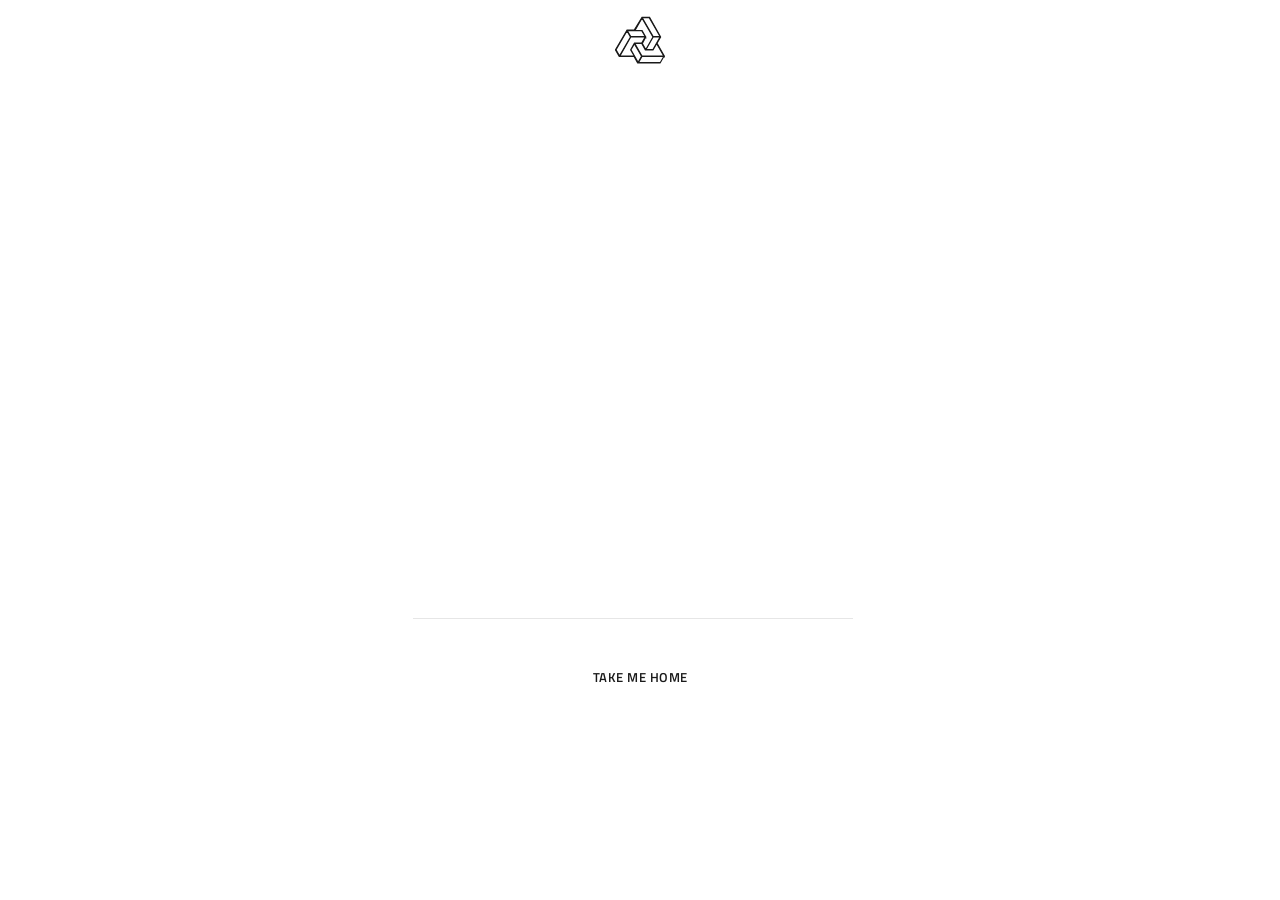
<file: 404-error.html>
<!DOCTYPE html>
<html lang="en">

<head>
    <meta charset="utf-8">
    <meta http-equiv="X-UA-Compatible" content="IE=edge" />
    <meta name="viewport" content="width=device-width, initial-scale=1, maximum-scale=1" />
    <title>Theratio</title>
    <link rel="shortcut icon" type="image/x-icon" href="images/favicon.png" />
    <link rel="stylesheet" href="css/bootstrap.min.css" />
    <link rel="stylesheet" href="css/font-awesome.min.css" />
    <link rel="stylesheet" href="css/flaticon.css" />
    <link rel="stylesheet" href="css/owl.carousel.min.css" />
    <link rel="stylesheet" href="css/owl.theme.css" />
    <link rel="stylesheet" href="css/magnific-popup.css" />
    <link rel="stylesheet" href="css/lightgallery.css" />
    <link rel="stylesheet" href="css/woocommerce.css" />
    <link rel="stylesheet" href="css/royal-preload.css" />

    <link rel="stylesheet" href="style.css" />
</head>

<body>
    <div id="royal_preloader"></div>
    <section class="error-404">
        <div class="container">
            <div class="row justify-content-center">
                <div class="col-lg-12 text-center">
                    <div class="error-logo">
                        <div class="the-logo">
                            <a href="index.html">
                                <img src="images/logo-404.svg" alt="">
                            </a>
                        </div>
                    </div>
                    <div class="page-content">
                        <h1>404</h1>
                        <h2>Sorry! Page Not Found!</h2>
                        <p>Oops! The page you are looking for does not exist. Please return to the site’s homepage.</p>
                        <form role="search" method="get" class="search-form">
                            <input type="search" class="search-field" placeholder="SEARCH..." value="" name="s">
                            <button type="submit" class="search-submit"><i class="ot-flaticon-search"></i></button>
                        </form>
                        <div class="ot-button">
                            <a href="#" class="octf-btn octf-btn-light no-line">TAKE ME HOME</a>
                        </div>
                    </div>
                </div>
            </div>
        </div>
    </section>
        <!-- jQuery -->
    <script src="js/jquery.min.js"></script>
    <script src="js/mousewheel.min.js"></script>
    <script src="js/lightgallery-all.min.js"></script>
    <script src="js/jquery.magnific-popup.min.js"></script>
    <script src="js/jquery.isotope.min.js"></script>
    <script src="js/owl.carousel.min.js"></script>
    <script src="js/easypiechart.min.js"></script>
    <script src="js/jquery.countdown.min.js"></script>
    <script src="js/scripts.js"></script>
    <script src="js/royal_preloader.min.js"></script>
    <script>
        window.jQuery = window.$ = jQuery;  
        (function($) { "use strict";
            //Preloader
            Royal_Preloader.config({
                mode           :   'progress',
                background     :   '#1a1a1a',
            });
        })(jQuery);
    </script>  
</body>
</html>
</file>
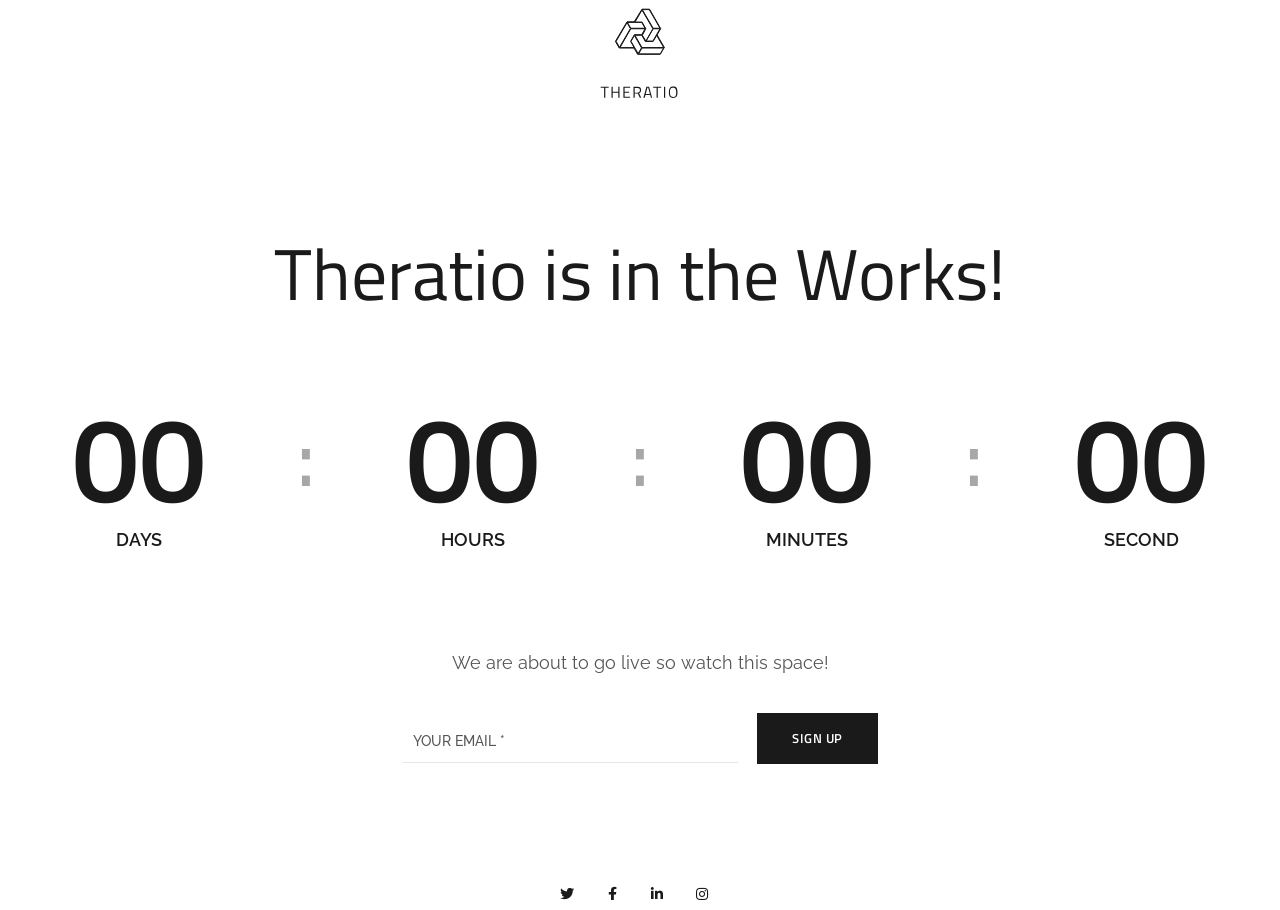
<file: cooming-soon.html>
<!DOCTYPE html>
<html lang="en">

<head>
    <meta charset="utf-8">
    <meta http-equiv="X-UA-Compatible" content="IE=edge" />
    <meta name="viewport" content="width=device-width, initial-scale=1, maximum-scale=1" />
    <title>Theratio</title>
    <link rel="shortcut icon" type="image/x-icon" href="images/favicon.png" />
    <link rel="stylesheet" href="css/bootstrap.min.css" />
    <link rel="stylesheet" href="css/font-awesome.min.css" />
    <link rel="stylesheet" href="css/flaticon.css" />
    <link rel="stylesheet" href="css/owl.carousel.min.css" />
    <link rel="stylesheet" href="css/owl.theme.css" />
    <link rel="stylesheet" href="css/magnific-popup.css" />
    <link rel="stylesheet" href="css/lightgallery.css" />
    <link rel="stylesheet" href="css/woocommerce.css" />
    <link rel="stylesheet" href="css/royal-preload.css" />

    <link rel="stylesheet" href="style.css" />
</head>

<body>
    <div id="royal_preloader"></div>

    <div class="coming-soon">
        <div class="container">
            <div class="row">
                <div class="col-lg-12 text-center align-self-center">
                    <div class="cs-logo">
                        <a href="index.html">
                            <img src="images/logo-csoon.svg" alt="">
                        </a>
                    </div>
                    <div class="cs-content">
                        <h2>Theratio is in the Works!</h2>
                    </div>
                    <div class="cs-countdown">
                        <ul class="ot-countdown unstyle" data-zone="0" data-date="01/30/2021" data-day="Day" data-days="Days" data-hour="Hour" data-hours="Hours" data-min="Minute" data-mins="Minutes" data-second="Second" data-seconds="Seconds">
                            <li><span class="days">00</span><p class="days_text">Days</p></li>
                            <li class="seperator">:</li>
                            <li><span class="hours">00</span><p class="hours_text">Hours</p></li>
                            <li class="seperator">:</li>
                            <li><span class="minutes">00</span><p class="minutes_text">Minutes</p></li>
                            <li class="seperator">:</li>
                            <li><span class="seconds">00</span><p class="seconds_text">Second</p></li>
                        </ul>
                    </div>
                    <div class="cs-stext">
                        <p>We are about to go live so watch this space!</p>
                    </div>
                    <div class="wpcf7">
                        <form class="wpcf7-form init">
                            <div class="cs-form flex-middle">
                            <span class="wpcf7-form-control-wrap your-email">
                                <input type="email" name="your-email" class="wpcf7-form-control wpcf7-text wpcf7-email" placeholder="YOUR EMAIL *" required></span><button class="octf-btn">Sign Up</button>
                            </div>
                        </form>
                    </div>
                    <div class="space-110"></div>
                    <div class="space-5"></div>
                    <div class="cs-social">
                        <a href="#"><i class="fab fa-twitter"></i></a>
                        <a href="#"><i class="fab fa-facebook-f"></i></a>
                        <a href="#"><i class="fab fa-linkedin-in"></i></a>
                        <a href="#"><i class="fab fa-instagram"></i></a>
                    </div>
                </div>
            </div>
        </div>
    </div>

        <!-- jQuery -->
    <script src="js/jquery.min.js"></script>
    <script src="js/mousewheel.min.js"></script>
    <script src="js/lightgallery-all.min.js"></script>
    <script src="js/jquery.magnific-popup.min.js"></script>
    <script src="js/jquery.isotope.min.js"></script>
    <script src="js/owl.carousel.min.js"></script>
    <script src="js/easypiechart.min.js"></script>
    <script src="js/jquery.countdown.min.js"></script>
    <script src="js/scripts.js"></script>
    <script src="js/royal_preloader.min.js"></script>
    <script>
        window.jQuery = window.$ = jQuery;  
        (function($) { "use strict";
            //Preloader
            Royal_Preloader.config({
                mode           :   'progress',
                background     :   '#1a1a1a',
            });
        })(jQuery);
    </script>  
</body>
</html>
</file>
<file: css/flaticon.css>
/*
  	Flaticon icon font: Flaticon
  	Creation date: 21/03/2020 07:56
  	*/

@font-face {
  font-family: "Flaticon";
  src: url("../fonts/Flaticon.eot");
  src: url("../fonts/Flaticon.eot?#iefix") format("embedded-opentype"),
       url("../fonts/Flaticon.woff2") format("woff2"),
       url("../fonts/Flaticon.woff") format("woff"),
       url("../fonts/Flaticon.ttf") format("truetype"),
       url("../fonts/Flaticon.svg#Flaticon") format("svg");
  font-weight: normal;
  font-style: normal;
}

@media screen and (-webkit-min-device-pixel-ratio:0) {
  @font-face {
    font-family: "Flaticon";
    src: url("./Flaticon.svg#Flaticon") format("svg");
  }
}

[class^="ot-flaticon-"]:before, [class*=" ot-flaticon-"]:before,
[class^="ot-flaticon-"]:after, [class*=" ot-flaticon-"]:after {   
  font-family: Flaticon;
  font-size: 21px;
  font-style: normal;
}

.ot-flaticon-support:before { content: "\f100"; }
.ot-flaticon-document:before { content: "\f101"; }
.ot-flaticon-video:before { content: "\f102"; }
.ot-flaticon-file:before { content: "\f103"; }
.ot-flaticon-next:before { content: "\f104"; }
.ot-flaticon-menu:before { content: "\f105"; }
.ot-flaticon-left-arrow:before { content: "\f106"; }
.ot-flaticon-button:before { content: "\f107"; }
.ot-flaticon-play-button:before { content: "\f108"; }
.ot-flaticon-search:before { content: "\f109"; }
.ot-flaticon-search-1:before { content: "\f10a"; }
.ot-flaticon-shopping-bag:before { content: "\f10b"; }
.ot-flaticon-place:before { content: "\f10c"; }
.ot-flaticon-phone-call:before { content: "\f10d"; }
.ot-flaticon-3d:before { content: "\f10e"; }
.ot-flaticon-pantone:before { content: "\f10f"; }
.ot-flaticon-sphere:before { content: "\f110"; }
.ot-flaticon-measure:before { content: "\f111"; }
.ot-flaticon-title:before { content: "\f112"; }
.ot-flaticon-home:before { content: "\f113"; }
.ot-flaticon-house:before { content: "\f114"; }
.ot-flaticon-mail:before { content: "\f115"; }
.ot-flaticon-add:before { content: "\f116"; }
.ot-flaticon-quote:before { content: "\f117"; }
.ot-flaticon-send:before { content: "\f118"; }
.ot-flaticon-blueprint:before { content: "\f119"; }
.ot-flaticon-tip:before { content: "\f11a"; }
.ot-flaticon-money-back:before { content: "\f11b"; }
.ot-flaticon-vector:before { content: "\f11c"; }
.ot-flaticon-tools:before { content: "\f11d"; }
.ot-flaticon-3d-1:before { content: "\f11e"; }
.ot-flaticon-heart:before { content: "\f11f"; }
.ot-flaticon-link:before { content: "\f120"; }
.ot-flaticon-pin:before { content: "\f121"; }
.ot-flaticon-cube:before { content: "\f122"; }
.ot-flaticon-blueprint-1:before { content: "\f123"; }
.ot-flaticon-brickwall:before { content: "\f124"; }
.ot-flaticon-paint:before { content: "\f125"; }
.ot-flaticon-diamond:before { content: "\f126"; }
.ot-flaticon-box:before { content: "\f127"; }
.ot-flaticon-cactus:before { content: "\f128"; }
.ot-flaticon-house-1:before { content: "\f129"; }
.ot-flaticon-paint-1:before { content: "\f12a"; }
.ot-flaticon-type:before { content: "\f12b"; }
.ot-flaticon-type-1:before { content: "\f12c"; }
.ot-flaticon-3d-2:before { content: "\f12d"; }
.ot-flaticon-close:before { content: "\f12e"; }
.ot-flaticon-favorite:before { content: "\f12f"; }
.ot-flaticon-close-1:before { content: "\f130"; }
.ot-flaticon-warning-sign:before { content: "\f131"; }
.ot-flaticon-info:before { content: "\f132"; }
.ot-flaticon-check-mark-black-outline:before { content: "\f133"; }
.ot-flaticon-right-arrow:before { content: "\f134"; }
.ot-flaticon-quote-1:before { content: "\f135"; }
.ot-flaticon-quote-2:before { content: "\f136"; }
</file>
<file: css/lightgallery.css>
/*! lightgallery - v1.7.0 - 2020-05-03
* http://sachinchoolur.github.io/lightGallery/
* Copyright (c) 2020 Sachin N; Licensed GPLv3 */
@font-face {
  font-family: 'lg';
  src: url("../fonts/lg.eot?n1z373");
  src: url("../fonts/lg.eot?#iefixn1z373") format("embedded-opentype"), url("../fonts/lg.woff?n1z373") format("woff"), url("../fonts/lg.ttf?n1z373") format("truetype"), url("../fonts/lg.svg?n1z373#lg") format("svg");
  font-weight: normal;
  font-style: normal;
}
.lg-icon {
  font-family: 'lg';
  font-style: normal;
  font-weight: normal;
  font-variant: normal;
  text-transform: none;
  line-height: 1;
  /* Better Font Rendering =========== */
  -webkit-font-smoothing: antialiased;
  -moz-osx-font-smoothing: grayscale;
}

.lg-actions .lg-next, .lg-actions .lg-prev {
  background-color: rgba(0, 0, 0, 0.45);
  border-radius: 2px;
  color: #999;
  cursor: pointer;
  display: block;
  font-size: 22px;
  margin-top: -10px;
  padding: 8px 10px 9px;
  position: absolute;
  top: 50%;
  z-index: 1080;
  border: none;
  outline: none;
}
.lg-actions .lg-next.disabled, .lg-actions .lg-prev.disabled {
  pointer-events: none;
  opacity: 0.5;
}
.lg-actions .lg-next:hover, .lg-actions .lg-prev:hover {
  color: #FFF;
}
.lg-actions .lg-next {
  right: 20px;
}
.lg-actions .lg-next:before {
  content: "\e095";
}
.lg-actions .lg-prev {
  left: 20px;
}
.lg-actions .lg-prev:after {
  content: "\e094";
}

@-webkit-keyframes lg-right-end {
  0% {
    left: 0;
  }
  50% {
    left: -30px;
  }
  100% {
    left: 0;
  }
}
@-moz-keyframes lg-right-end {
  0% {
    left: 0;
  }
  50% {
    left: -30px;
  }
  100% {
    left: 0;
  }
}
@-ms-keyframes lg-right-end {
  0% {
    left: 0;
  }
  50% {
    left: -30px;
  }
  100% {
    left: 0;
  }
}
@keyframes lg-right-end {
  0% {
    left: 0;
  }
  50% {
    left: -30px;
  }
  100% {
    left: 0;
  }
}
@-webkit-keyframes lg-left-end {
  0% {
    left: 0;
  }
  50% {
    left: 30px;
  }
  100% {
    left: 0;
  }
}
@-moz-keyframes lg-left-end {
  0% {
    left: 0;
  }
  50% {
    left: 30px;
  }
  100% {
    left: 0;
  }
}
@-ms-keyframes lg-left-end {
  0% {
    left: 0;
  }
  50% {
    left: 30px;
  }
  100% {
    left: 0;
  }
}
@keyframes lg-left-end {
  0% {
    left: 0;
  }
  50% {
    left: 30px;
  }
  100% {
    left: 0;
  }
}
.lg-outer.lg-right-end .lg-object {
  -webkit-animation: lg-right-end 0.3s;
  -o-animation: lg-right-end 0.3s;
  animation: lg-right-end 0.3s;
  position: relative;
}
.lg-outer.lg-left-end .lg-object {
  -webkit-animation: lg-left-end 0.3s;
  -o-animation: lg-left-end 0.3s;
  animation: lg-left-end 0.3s;
  position: relative;
}

.lg-toolbar {
  z-index: 1082;
  left: 0;
  position: absolute;
  top: 0;
  width: 100%;
  background-color: rgba(0, 0, 0, 0.45);
}
.lg-toolbar .lg-icon {
  color: #999;
  cursor: pointer;
  float: right;
  font-size: 24px;
  height: 47px;
  line-height: 27px;
  padding: 10px 0;
  text-align: center;
  width: 50px;
  text-decoration: none !important;
  outline: medium none;
  background: none;
  border: none;
  box-shadow: none;
  -webkit-transition: color 0.2s linear;
  -o-transition: color 0.2s linear;
  transition: color 0.2s linear;
}
.lg-toolbar .lg-icon:hover {
  color: #FFF;
}
.lg-toolbar .lg-close:after {
  content: "\e070";
}
.lg-toolbar .lg-download:after {
  content: "\e0f2";
}

.lg-sub-html {
  bottom: 0;
  color: #EEE;
  font-size: 16px;
  left: 0;
  padding: 15px 40px;
  position: fixed;
  right: 0;
  text-align: center;
  z-index: 1080;
}
.lg-sub-html h4 {
  margin: 0;
  font-size: 13px;
  font-weight: bold;
}
.lg-sub-html p {
  font-size: 12px;
  margin: 5px 0 0;
}

#lg-counter {
  color: #999;
  display: inline-block;
  font-size: 16px;
  padding-left: 20px;
  padding-top: 12px;
  vertical-align: middle;
}

.lg-toolbar, .lg-prev, .lg-next {
  opacity: 1;
  -webkit-transition: -webkit-transform 0.35s cubic-bezier(0, 0, 0.25, 1) 0s, opacity 0.35s cubic-bezier(0, 0, 0.25, 1) 0s, color 0.2s linear;
  -moz-transition: -moz-transform 0.35s cubic-bezier(0, 0, 0.25, 1) 0s, opacity 0.35s cubic-bezier(0, 0, 0.25, 1) 0s, color 0.2s linear;
  -o-transition: -o-transform 0.35s cubic-bezier(0, 0, 0.25, 1) 0s, opacity 0.35s cubic-bezier(0, 0, 0.25, 1) 0s, color 0.2s linear;
  transition: transform 0.35s cubic-bezier(0, 0, 0.25, 1) 0s, opacity 0.35s cubic-bezier(0, 0, 0.25, 1) 0s, color 0.2s linear;
}

.lg-hide-items .lg-prev {
  opacity: 0;
  -webkit-transform: translate3d(-10px, 0, 0);
  transform: translate3d(-10px, 0, 0);
}
.lg-hide-items .lg-next {
  opacity: 0;
  -webkit-transform: translate3d(10px, 0, 0);
  transform: translate3d(10px, 0, 0);
}
.lg-hide-items .lg-toolbar {
  opacity: 0;
  -webkit-transform: translate3d(0, -10px, 0);
  transform: translate3d(0, -10px, 0);
}

body:not(.lg-from-hash) .lg-outer.lg-start-zoom .lg-object {
  -webkit-transform: scale3d(0.5, 0.5, 0.5);
  transform: scale3d(0.5, 0.5, 0.5);
  opacity: 0;
  -webkit-transition: -webkit-transform 250ms cubic-bezier(0, 0, 0.25, 1) 0s, opacity 250ms cubic-bezier(0, 0, 0.25, 1) !important;
  -moz-transition: -moz-transform 250ms cubic-bezier(0, 0, 0.25, 1) 0s, opacity 250ms cubic-bezier(0, 0, 0.25, 1) !important;
  -o-transition: -o-transform 250ms cubic-bezier(0, 0, 0.25, 1) 0s, opacity 250ms cubic-bezier(0, 0, 0.25, 1) !important;
  transition: transform 250ms cubic-bezier(0, 0, 0.25, 1) 0s, opacity 250ms cubic-bezier(0, 0, 0.25, 1) !important;
  -webkit-transform-origin: 50% 50%;
  -moz-transform-origin: 50% 50%;
  -ms-transform-origin: 50% 50%;
  transform-origin: 50% 50%;
}
body:not(.lg-from-hash) .lg-outer.lg-start-zoom .lg-item.lg-complete .lg-object {
  -webkit-transform: scale3d(1, 1, 1);
  transform: scale3d(1, 1, 1);
  opacity: 1;
}

.lg-outer .lg-thumb-outer {
  background-color: #0D0A0A;
  bottom: 0;
  position: absolute;
  width: 100%;
  z-index: 1080;
  max-height: 350px;
  -webkit-transform: translate3d(0, 100%, 0);
  transform: translate3d(0, 100%, 0);
  -webkit-transition: -webkit-transform 0.25s cubic-bezier(0, 0, 0.25, 1) 0s;
  -moz-transition: -moz-transform 0.25s cubic-bezier(0, 0, 0.25, 1) 0s;
  -o-transition: -o-transform 0.25s cubic-bezier(0, 0, 0.25, 1) 0s;
  transition: transform 0.25s cubic-bezier(0, 0, 0.25, 1) 0s;
}
.lg-outer .lg-thumb-outer.lg-grab .lg-thumb-item {
  cursor: -webkit-grab;
  cursor: -moz-grab;
  cursor: -o-grab;
  cursor: -ms-grab;
  cursor: grab;
}
.lg-outer .lg-thumb-outer.lg-grabbing .lg-thumb-item {
  cursor: move;
  cursor: -webkit-grabbing;
  cursor: -moz-grabbing;
  cursor: -o-grabbing;
  cursor: -ms-grabbing;
  cursor: grabbing;
}
.lg-outer .lg-thumb-outer.lg-dragging .lg-thumb {
  -webkit-transition-duration: 0s !important;
  transition-duration: 0s !important;
}
.lg-outer.lg-thumb-open .lg-thumb-outer {
  -webkit-transform: translate3d(0, 0%, 0);
  transform: translate3d(0, 0%, 0);
}
.lg-outer .lg-thumb {
  padding: 10px 0;
  height: 100%;
  margin: auto;
  margin-bottom: -5px;
}
.lg-outer .lg-thumb-item {
  cursor: pointer;
  float: left;
  overflow: hidden;
  height: 100%;
  border: 2px solid #FFF;
  margin-bottom: 5px;
}
@media (min-width: 1025px) {
  .lg-outer .lg-thumb-item {
    -webkit-transition: border-color 0.25s ease;
    -o-transition: border-color 0.25s ease;
    transition: border-color 0.25s ease;
  }
}
.lg-outer .lg-thumb-item.active, .lg-outer .lg-thumb-item:hover {
  border-color: #f0c409;
}
.lg-outer .lg-thumb-item img {
  width: 100%;
  height: 100%;
  object-fit: cover;
}
.lg-outer.lg-has-thumb .lg-item {
  padding-bottom: 120px;
}
.lg-outer.lg-can-toggle .lg-item {
  padding-bottom: 0;
}
.lg-outer.lg-pull-caption-up .lg-sub-html {
  -webkit-transition: bottom 0.25s ease;
  -o-transition: bottom 0.25s ease;
  transition: bottom 0.25s ease;
}
.lg-outer.lg-pull-caption-up.lg-thumb-open .lg-sub-html {
  bottom: 100px;
}
.lg-outer .lg-toogle-thumb {
  background-color: #0D0A0A;
  border-radius: 2px 2px 0 0;
  color: #999;
  cursor: pointer;
  font-size: 24px;
  height: 39px;
  line-height: 27px;
  padding: 5px 0;
  position: absolute;
  right: 20px;
  text-align: center;
  top: -39px;
  width: 50px;
  outline: medium none;
  border: none;
}
.lg-outer .lg-toogle-thumb:after {
  content: "\e1ff";
}
.lg-outer .lg-toogle-thumb:hover {
  color: #FFF;
}

.lg-outer .lg-video-cont {
  display: inline-block;
  vertical-align: middle;
  max-width: 1140px;
  max-height: 100%;
  width: 100%;
  padding: 0 5px;
}
.lg-outer .lg-video {
  width: 100%;
  height: 0;
  padding-bottom: 56.25%;
  overflow: hidden;
  position: relative;
}
.lg-outer .lg-video .lg-object {
  display: inline-block;
  position: absolute;
  top: 0;
  left: 0;
  width: 100% !important;
  height: 100% !important;
}
.lg-outer .lg-video .lg-video-play {
  width: 84px;
  height: 59px;
  position: absolute;
  left: 50%;
  top: 50%;
  margin-left: -42px;
  margin-top: -30px;
  z-index: 1080;
  cursor: pointer;
}
.lg-outer .lg-has-iframe .lg-video {
  -webkit-overflow-scrolling: touch;
  overflow: auto;
}
.lg-outer .lg-has-vimeo .lg-video-play {
  background: url("../img/vimeo-play.png") no-repeat scroll 0 0 transparent;
}
.lg-outer .lg-has-vimeo:hover .lg-video-play {
  background: url("../img/vimeo-play.png") no-repeat scroll 0 -58px transparent;
}
.lg-outer .lg-has-html5 .lg-video-play {
  background: transparent url("../img/video-play.png") no-repeat scroll 0 0;
  height: 64px;
  margin-left: -32px;
  margin-top: -32px;
  width: 64px;
  opacity: 0.8;
}
.lg-outer .lg-has-html5:hover .lg-video-play {
  opacity: 1;
}
.lg-outer .lg-has-youtube .lg-video-play {
  background: url("../img/youtube-play.png") no-repeat scroll 0 0 transparent;
}
.lg-outer .lg-has-youtube:hover .lg-video-play {
  background: url("../img/youtube-play.png") no-repeat scroll 0 -60px transparent;
}
.lg-outer .lg-video-object {
  width: 100% !important;
  height: 100% !important;
  position: absolute;
  top: 0;
  left: 0;
}
.lg-outer .lg-has-video .lg-video-object {
  visibility: hidden;
}
.lg-outer .lg-has-video.lg-video-playing .lg-object, .lg-outer .lg-has-video.lg-video-playing .lg-video-play {
  display: none;
}
.lg-outer .lg-has-video.lg-video-playing .lg-video-object {
  visibility: visible;
}

.lg-progress-bar {
  background-color: #333;
  height: 5px;
  left: 0;
  position: absolute;
  top: 0;
  width: 100%;
  z-index: 1083;
  opacity: 0;
  -webkit-transition: opacity 0.08s ease 0s;
  -moz-transition: opacity 0.08s ease 0s;
  -o-transition: opacity 0.08s ease 0s;
  transition: opacity 0.08s ease 0s;
}
.lg-progress-bar .lg-progress {
  background-color: #a90707;
  height: 5px;
  width: 0;
}
.lg-progress-bar.lg-start .lg-progress {
  width: 100%;
}
.lg-show-autoplay .lg-progress-bar {
  opacity: 1;
}

.lg-autoplay-button:after {
  content: "\e01d";
}
.lg-show-autoplay .lg-autoplay-button:after {
  content: "\e01a";
}

.lg-outer.lg-css3.lg-zoom-dragging .lg-item.lg-complete.lg-zoomable .lg-img-wrap, .lg-outer.lg-css3.lg-zoom-dragging .lg-item.lg-complete.lg-zoomable .lg-image {
  -webkit-transition-duration: 0s;
  transition-duration: 0s;
}
.lg-outer.lg-use-transition-for-zoom .lg-item.lg-complete.lg-zoomable .lg-img-wrap {
  -webkit-transition: -webkit-transform 0.3s cubic-bezier(0, 0, 0.25, 1) 0s;
  -moz-transition: -moz-transform 0.3s cubic-bezier(0, 0, 0.25, 1) 0s;
  -o-transition: -o-transform 0.3s cubic-bezier(0, 0, 0.25, 1) 0s;
  transition: transform 0.3s cubic-bezier(0, 0, 0.25, 1) 0s;
}
.lg-outer.lg-use-left-for-zoom .lg-item.lg-complete.lg-zoomable .lg-img-wrap {
  -webkit-transition: left 0.3s cubic-bezier(0, 0, 0.25, 1) 0s, top 0.3s cubic-bezier(0, 0, 0.25, 1) 0s;
  -moz-transition: left 0.3s cubic-bezier(0, 0, 0.25, 1) 0s, top 0.3s cubic-bezier(0, 0, 0.25, 1) 0s;
  -o-transition: left 0.3s cubic-bezier(0, 0, 0.25, 1) 0s, top 0.3s cubic-bezier(0, 0, 0.25, 1) 0s;
  transition: left 0.3s cubic-bezier(0, 0, 0.25, 1) 0s, top 0.3s cubic-bezier(0, 0, 0.25, 1) 0s;
}
.lg-outer .lg-item.lg-complete.lg-zoomable .lg-img-wrap {
  -webkit-transform: translate3d(0, 0, 0);
  transform: translate3d(0, 0, 0);
  -webkit-backface-visibility: hidden;
  -moz-backface-visibility: hidden;
  backface-visibility: hidden;
}
.lg-outer .lg-item.lg-complete.lg-zoomable .lg-image {
  -webkit-transform: scale3d(1, 1, 1);
  transform: scale3d(1, 1, 1);
  -webkit-transition: -webkit-transform 0.3s cubic-bezier(0, 0, 0.25, 1) 0s, opacity 0.15s !important;
  -moz-transition: -moz-transform 0.3s cubic-bezier(0, 0, 0.25, 1) 0s, opacity 0.15s !important;
  -o-transition: -o-transform 0.3s cubic-bezier(0, 0, 0.25, 1) 0s, opacity 0.15s !important;
  transition: transform 0.3s cubic-bezier(0, 0, 0.25, 1) 0s, opacity 0.15s !important;
  -webkit-transform-origin: 0 0;
  -moz-transform-origin: 0 0;
  -ms-transform-origin: 0 0;
  transform-origin: 0 0;
  -webkit-backface-visibility: hidden;
  -moz-backface-visibility: hidden;
  backface-visibility: hidden;
}

#lg-zoom-in:after {
  content: "\e311";
}

#lg-actual-size {
  font-size: 20px;
}
#lg-actual-size:after {
  content: "\e033";
}

#lg-zoom-out {
  opacity: 0.5;
  pointer-events: none;
}
#lg-zoom-out:after {
  content: "\e312";
}
.lg-zoomed #lg-zoom-out {
  opacity: 1;
  pointer-events: auto;
}

.lg-outer .lg-pager-outer {
  bottom: 60px;
  left: 0;
  position: absolute;
  right: 0;
  text-align: center;
  z-index: 1080;
  height: 10px;
}
.lg-outer .lg-pager-outer.lg-pager-hover .lg-pager-cont {
  overflow: visible;
}
.lg-outer .lg-pager-cont {
  cursor: pointer;
  display: inline-block;
  overflow: hidden;
  position: relative;
  vertical-align: top;
  margin: 0 5px;
}
.lg-outer .lg-pager-cont:hover .lg-pager-thumb-cont {
  opacity: 1;
  -webkit-transform: translate3d(0, 0, 0);
  transform: translate3d(0, 0, 0);
}
.lg-outer .lg-pager-cont.lg-pager-active .lg-pager {
  box-shadow: 0 0 0 2px white inset;
}
.lg-outer .lg-pager-thumb-cont {
  background-color: #fff;
  color: #FFF;
  bottom: 100%;
  height: 83px;
  left: 0;
  margin-bottom: 20px;
  margin-left: -60px;
  opacity: 0;
  padding: 5px;
  position: absolute;
  width: 120px;
  border-radius: 3px;
  -webkit-transition: opacity 0.15s ease 0s, -webkit-transform 0.15s ease 0s;
  -moz-transition: opacity 0.15s ease 0s, -moz-transform 0.15s ease 0s;
  -o-transition: opacity 0.15s ease 0s, -o-transform 0.15s ease 0s;
  transition: opacity 0.15s ease 0s, transform 0.15s ease 0s;
  -webkit-transform: translate3d(0, 5px, 0);
  transform: translate3d(0, 5px, 0);
}
.lg-outer .lg-pager-thumb-cont img {
  width: 100%;
  height: 100%;
}
.lg-outer .lg-pager {
  background-color: rgba(255, 255, 255, 0.5);
  border-radius: 50%;
  box-shadow: 0 0 0 8px rgba(255, 255, 255, 0.7) inset;
  display: block;
  height: 12px;
  -webkit-transition: box-shadow 0.3s ease 0s;
  -o-transition: box-shadow 0.3s ease 0s;
  transition: box-shadow 0.3s ease 0s;
  width: 12px;
}
.lg-outer .lg-pager:hover, .lg-outer .lg-pager:focus {
  box-shadow: 0 0 0 8px white inset;
}
.lg-outer .lg-caret {
  border-left: 10px solid transparent;
  border-right: 10px solid transparent;
  border-top: 10px dashed;
  bottom: -10px;
  display: inline-block;
  height: 0;
  left: 50%;
  margin-left: -5px;
  position: absolute;
  vertical-align: middle;
  width: 0;
}

.lg-fullscreen:after {
  content: "\e20c";
}
.lg-fullscreen-on .lg-fullscreen:after {
  content: "\e20d";
}

.lg-outer #lg-dropdown-overlay {
  background-color: rgba(0, 0, 0, 0.25);
  bottom: 0;
  cursor: default;
  left: 0;
  position: fixed;
  right: 0;
  top: 0;
  z-index: 1081;
  opacity: 0;
  visibility: hidden;
  -webkit-transition: visibility 0s linear 0.18s, opacity 0.18s linear 0s;
  -o-transition: visibility 0s linear 0.18s, opacity 0.18s linear 0s;
  transition: visibility 0s linear 0.18s, opacity 0.18s linear 0s;
}
.lg-outer.lg-dropdown-active .lg-dropdown, .lg-outer.lg-dropdown-active #lg-dropdown-overlay {
  -webkit-transition-delay: 0s;
  transition-delay: 0s;
  -moz-transform: translate3d(0, 0px, 0);
  -o-transform: translate3d(0, 0px, 0);
  -ms-transform: translate3d(0, 0px, 0);
  -webkit-transform: translate3d(0, 0px, 0);
  transform: translate3d(0, 0px, 0);
  opacity: 1;
  visibility: visible;
}
.lg-outer.lg-dropdown-active #lg-share {
  color: #FFF;
}
.lg-outer .lg-dropdown {
  background-color: #fff;
  border-radius: 2px;
  font-size: 14px;
  list-style-type: none;
  margin: 0;
  padding: 10px 0;
  position: absolute;
  right: 0;
  text-align: left;
  top: 50px;
  opacity: 0;
  visibility: hidden;
  -moz-transform: translate3d(0, 5px, 0);
  -o-transform: translate3d(0, 5px, 0);
  -ms-transform: translate3d(0, 5px, 0);
  -webkit-transform: translate3d(0, 5px, 0);
  transform: translate3d(0, 5px, 0);
  -webkit-transition: -webkit-transform 0.18s linear 0s, visibility 0s linear 0.5s, opacity 0.18s linear 0s;
  -moz-transition: -moz-transform 0.18s linear 0s, visibility 0s linear 0.5s, opacity 0.18s linear 0s;
  -o-transition: -o-transform 0.18s linear 0s, visibility 0s linear 0.5s, opacity 0.18s linear 0s;
  transition: transform 0.18s linear 0s, visibility 0s linear 0.5s, opacity 0.18s linear 0s;
}
.lg-outer .lg-dropdown:after {
  content: "";
  display: block;
  height: 0;
  width: 0;
  position: absolute;
  border: 8px solid transparent;
  border-bottom-color: #FFF;
  right: 16px;
  top: -16px;
}
.lg-outer .lg-dropdown > li:last-child {
  margin-bottom: 0px;
}
.lg-outer .lg-dropdown > li:hover a, .lg-outer .lg-dropdown > li:hover .lg-icon {
  color: #333;
}
.lg-outer .lg-dropdown a {
  color: #333;
  display: block;
  white-space: pre;
  padding: 4px 12px;
  font-family: "Open Sans","Helvetica Neue",Helvetica,Arial,sans-serif;
  font-size: 12px;
}
.lg-outer .lg-dropdown a:hover {
  background-color: rgba(0, 0, 0, 0.07);
}
.lg-outer .lg-dropdown .lg-dropdown-text {
  display: inline-block;
  line-height: 1;
  margin-top: -3px;
  vertical-align: middle;
}
.lg-outer .lg-dropdown .lg-icon {
  color: #333;
  display: inline-block;
  float: none;
  font-size: 20px;
  height: auto;
  line-height: 1;
  margin-right: 8px;
  padding: 0;
  vertical-align: middle;
  width: auto;
}
.lg-outer #lg-share {
  position: relative;
}
.lg-outer #lg-share:after {
  content: "\e80d";
}
.lg-outer #lg-share-facebook .lg-icon {
  color: #3b5998;
}
.lg-outer #lg-share-facebook .lg-icon:after {
  content: "\e901";
}
.lg-outer #lg-share-twitter .lg-icon {
  color: #00aced;
}
.lg-outer #lg-share-twitter .lg-icon:after {
  content: "\e904";
}
.lg-outer #lg-share-googleplus .lg-icon {
  color: #dd4b39;
}
.lg-outer #lg-share-googleplus .lg-icon:after {
  content: "\e902";
}
.lg-outer #lg-share-pinterest .lg-icon {
  color: #cb2027;
}
.lg-outer #lg-share-pinterest .lg-icon:after {
  content: "\e903";
}

.lg-group:after {
  content: "";
  display: table;
  clear: both;
}

.lg-outer {
  width: 100%;
  height: 100%;
  position: fixed;
  top: 0;
  left: 0;
  z-index: 1050;
  text-align: left;
  opacity: 0;
  -webkit-transition: opacity 0.15s ease 0s;
  -o-transition: opacity 0.15s ease 0s;
  transition: opacity 0.15s ease 0s;
}
.lg-outer * {
  -webkit-box-sizing: border-box;
  -moz-box-sizing: border-box;
  box-sizing: border-box;
}
.lg-outer.lg-visible {
  opacity: 1;
}
.lg-outer.lg-css3 .lg-item.lg-prev-slide, .lg-outer.lg-css3 .lg-item.lg-next-slide, .lg-outer.lg-css3 .lg-item.lg-current {
  -webkit-transition-duration: inherit !important;
  transition-duration: inherit !important;
  -webkit-transition-timing-function: inherit !important;
  transition-timing-function: inherit !important;
}
.lg-outer.lg-css3.lg-dragging .lg-item.lg-prev-slide, .lg-outer.lg-css3.lg-dragging .lg-item.lg-next-slide, .lg-outer.lg-css3.lg-dragging .lg-item.lg-current {
  -webkit-transition-duration: 0s !important;
  transition-duration: 0s !important;
  opacity: 1;
}
.lg-outer.lg-grab img.lg-object {
  cursor: -webkit-grab;
  cursor: -moz-grab;
  cursor: -o-grab;
  cursor: -ms-grab;
  cursor: grab;
}
.lg-outer.lg-grabbing img.lg-object {
  cursor: move;
  cursor: -webkit-grabbing;
  cursor: -moz-grabbing;
  cursor: -o-grabbing;
  cursor: -ms-grabbing;
  cursor: grabbing;
}
.lg-outer .lg {
  height: 100%;
  width: 100%;
  position: relative;
  overflow: hidden;
  margin-left: auto;
  margin-right: auto;
  max-width: 100%;
  max-height: 100%;
}
.lg-outer .lg-inner {
  width: 100%;
  height: 100%;
  position: absolute;
  left: 0;
  top: 0;
  white-space: nowrap;
}
.lg-outer .lg-item {
  background: url("../images/loading.gif") no-repeat scroll center center transparent;
  display: none !important;
}
.lg-outer.lg-css3 .lg-prev-slide, .lg-outer.lg-css3 .lg-current, .lg-outer.lg-css3 .lg-next-slide {
  display: inline-block !important;
}
.lg-outer.lg-css .lg-current {
  display: inline-block !important;
}
.lg-outer .lg-item, .lg-outer .lg-img-wrap {
  display: inline-block;
  text-align: center;
  position: absolute;
  width: 100%;
  height: 100%;
}
.lg-outer .lg-item:before, .lg-outer .lg-img-wrap:before {
  content: "";
  display: inline-block;
  height: 50%;
  width: 1px;
  margin-right: -1px;
}
.lg-outer .lg-img-wrap {
  position: absolute;
  padding: 0 5px;
  left: 0;
  right: 0;
  top: 0;
  bottom: 0;
}
.lg-outer .lg-item.lg-complete {
  background-image: none;
}
.lg-outer .lg-item.lg-current {
  z-index: 1060;
}
.lg-outer .lg-image {
  display: inline-block;
  vertical-align: middle;
  max-width: 100%;
  max-height: 100%;
  width: auto !important;
  height: auto !important;
}
.lg-outer.lg-show-after-load .lg-item .lg-object, .lg-outer.lg-show-after-load .lg-item .lg-video-play {
  opacity: 0;
  -webkit-transition: opacity 0.15s ease 0s;
  -o-transition: opacity 0.15s ease 0s;
  transition: opacity 0.15s ease 0s;
}
.lg-outer.lg-show-after-load .lg-item.lg-complete .lg-object, .lg-outer.lg-show-after-load .lg-item.lg-complete .lg-video-play {
  opacity: 1;
}
.lg-outer .lg-empty-html {
  display: none;
}
.lg-outer.lg-hide-download #lg-download {
  display: none;
}

.lg-backdrop {
  position: fixed;
  top: 0;
  left: 0;
  right: 0;
  bottom: 0;
  z-index: 1040;
  background-color: #000;
  opacity: 0;
  -webkit-transition: opacity 0.15s ease 0s;
  -o-transition: opacity 0.15s ease 0s;
  transition: opacity 0.15s ease 0s;
}
.lg-backdrop.in {
  opacity: 1;
}

.lg-css3.lg-no-trans .lg-prev-slide, .lg-css3.lg-no-trans .lg-next-slide, .lg-css3.lg-no-trans .lg-current {
  -webkit-transition: none 0s ease 0s !important;
  -moz-transition: none 0s ease 0s !important;
  -o-transition: none 0s ease 0s !important;
  transition: none 0s ease 0s !important;
}
.lg-css3.lg-use-css3 .lg-item {
  -webkit-backface-visibility: hidden;
  -moz-backface-visibility: hidden;
  backface-visibility: hidden;
}
.lg-css3.lg-use-left .lg-item {
  -webkit-backface-visibility: hidden;
  -moz-backface-visibility: hidden;
  backface-visibility: hidden;
}
.lg-css3.lg-fade .lg-item {
  opacity: 0;
}
.lg-css3.lg-fade .lg-item.lg-current {
  opacity: 1;
}
.lg-css3.lg-fade .lg-item.lg-prev-slide, .lg-css3.lg-fade .lg-item.lg-next-slide, .lg-css3.lg-fade .lg-item.lg-current {
  -webkit-transition: opacity 0.1s ease 0s;
  -moz-transition: opacity 0.1s ease 0s;
  -o-transition: opacity 0.1s ease 0s;
  transition: opacity 0.1s ease 0s;
}
.lg-css3.lg-slide.lg-use-css3 .lg-item {
  opacity: 0;
}
.lg-css3.lg-slide.lg-use-css3 .lg-item.lg-prev-slide {
  -webkit-transform: translate3d(-100%, 0, 0);
  transform: translate3d(-100%, 0, 0);
}
.lg-css3.lg-slide.lg-use-css3 .lg-item.lg-next-slide {
  -webkit-transform: translate3d(100%, 0, 0);
  transform: translate3d(100%, 0, 0);
}
.lg-css3.lg-slide.lg-use-css3 .lg-item.lg-current {
  -webkit-transform: translate3d(0, 0, 0);
  transform: translate3d(0, 0, 0);
  opacity: 1;
}
.lg-css3.lg-slide.lg-use-css3 .lg-item.lg-prev-slide, .lg-css3.lg-slide.lg-use-css3 .lg-item.lg-next-slide, .lg-css3.lg-slide.lg-use-css3 .lg-item.lg-current {
  -webkit-transition: -webkit-transform 1s cubic-bezier(0, 0, 0.25, 1) 0s, opacity 0.1s ease 0s;
  -moz-transition: -moz-transform 1s cubic-bezier(0, 0, 0.25, 1) 0s, opacity 0.1s ease 0s;
  -o-transition: -o-transform 1s cubic-bezier(0, 0, 0.25, 1) 0s, opacity 0.1s ease 0s;
  transition: transform 1s cubic-bezier(0, 0, 0.25, 1) 0s, opacity 0.1s ease 0s;
}
.lg-css3.lg-slide.lg-use-left .lg-item {
  opacity: 0;
  position: absolute;
  left: 0;
}
.lg-css3.lg-slide.lg-use-left .lg-item.lg-prev-slide {
  left: -100%;
}
.lg-css3.lg-slide.lg-use-left .lg-item.lg-next-slide {
  left: 100%;
}
.lg-css3.lg-slide.lg-use-left .lg-item.lg-current {
  left: 0;
  opacity: 1;
}
.lg-css3.lg-slide.lg-use-left .lg-item.lg-prev-slide, .lg-css3.lg-slide.lg-use-left .lg-item.lg-next-slide, .lg-css3.lg-slide.lg-use-left .lg-item.lg-current {
  -webkit-transition: left 1s cubic-bezier(0, 0, 0.25, 1) 0s, opacity 0.1s ease 0s;
  -moz-transition: left 1s cubic-bezier(0, 0, 0.25, 1) 0s, opacity 0.1s ease 0s;
  -o-transition: left 1s cubic-bezier(0, 0, 0.25, 1) 0s, opacity 0.1s ease 0s;
  transition: left 1s cubic-bezier(0, 0, 0.25, 1) 0s, opacity 0.1s ease 0s;
}
</file>
<file: css/woocommerce.css>
/* shop */
.shop-catalog {
    padding-top: 90px;
    padding-bottom: 110px;
}
.woocommerce-result-count {
    color: #555;
    margin: 0;
    float: left;
    line-height: 50px;
}
.woocommerce-ordering, .woocommerce-ordering {
    float: right;
}
.woocommerce-ordering {
    margin: 0 0 1em;
    margin-bottom: 30px;
}
.woocommerce-ordering .orderby {
    -webkit-appearance: none;
    -moz-appearance: none;
    appearance: none;
    color: #555;
    height: 50px;
    line-height: 50px;
    outline: none;
    border: none;
    padding: 0 10px;
    background-image: linear-gradient(45deg,transparent 50%,#c3c7c9 50%),linear-gradient(135deg,#c3c7c9 50%,transparent 50%);
    background-position: calc(100% - 24px) calc(1em + 6px),calc(100% - 19px) calc(1em + 6px),100% 0;
    background-size: 5px 5px,5px 5px,2.5em 2.5em;
    background-repeat: no-repeat;
}
.product {
    clear: both;
}
.product-item {
    position: relative;
    font-family: "Montserrat",sans-serif;
    text-align: center;
    margin-bottom: 35px;
}
.product-item .product-media {
    position: relative;
    overflow: hidden;
    background: #fff;
}
.product-item .product-media img {
    margin-bottom: 0;
    border: 1px solid #e0e0e0;
    transition: all 0.3s linear;
    -webkit-transition: all 0.3s linear;
    -moz-transition: all 0.3s linear;
    -o-transition: all 0.3s linear;
    -ms-transition: all 0.3s linear;
}
.product-item .wrapper-add-to-cart {
    visibility: hidden;
    opacity: 0;
    width: 100%;
    position: absolute;
    left: 0;
    bottom: 0;
    padding: 10px;
    z-index: 2;
    transition: all 0.3s ease-in-out;
    -webkit-transition: all 0.3s ease-in-out;
    -moz-transition: all 0.3s ease-in-out;
    -o-transition: all 0.3s ease-in-out;
    -ms-transition: all 0.3s ease-in-out;
}
.product-item:hover .wrapper-add-to-cart {
    visibility: visible;
    opacity: 1;
}
.product-item .wrapper-add-to-cart a {
    display: block;
    margin-top: 0;
    background-color: #1a1a1a;
    padding: 16px 23px;
    border-radius: 0;
    -webkit-transform: translateY(20px);
    -ms-transform: translateY(20px);
    transform: translateY(20px);
    transition: all 0.3s ease-in-out;
    -webkit-transition: all 0.3s ease-in-out;
    -moz-transition: all 0.3s ease-in-out;
    -o-transition: all 0.3s ease-in-out;
    -ms-transition: all 0.3s ease-in-out;
}
.product-item .wrapper-add-to-cart a:before, .product-item .wrapper-add-to-cart a:after {
    display: none;
}
.product-item:hover a {
    -webkit-transform: translateY(0);
    -ms-transform: translateY(0);
    transform: translateY(0);
}
.product-item .product-media a:hover {
    background-color: #fff;
    color: #1a1a1a;
}
.product-item .woocommerce-loop-product__title {
    font-size: 20px;
    line-height: 28px;
    color: #1a1b1e;
    font-weight: 500;
    margin-top: 20px;
    margin-bottom: 3px;
    padding: 0;
}
.product-item .woocommerce-loop-product__title a {
    color: #1a1b1e;
}
.product-item .star-rating {
    overflow: hidden;
    position: relative;
    line-height: 1;
    height: 15px;
    font-size: 15px;
    color: #ffbe4e;
    margin-top: 10px;
    margin-bottom: 10px;
}
.price-product {
    display: inline-block;
    color: #9f9e9e;
    font-weight: 400;
    font-size: 18px;
    line-height: 28px;
}
.product-item span.onsale {
    color: #fff;
    font-family: "Titillium Web",sans-serif;
    font-size: 13px;
    text-transform: uppercase;
    font-weight: 600;
    letter-spacing: .5px;
    background-color: #1a1a1a;
    padding: 9px 10px;
    line-height: 1;
    position: absolute;
    border-radius: 0;
    top: 0;
    left: 0;
    right: auto;
    min-height: auto;
    min-width: auto;
    margin: 0;
    z-index: 1;
}
.price-product del {
    color: #636363;
    margin-right: 5px;
    opacity: .5;
}
.price-product ins {
    background: transparent;
    display: inline-block;
    color: #9f9e9e;
}
.popular-product .thumb {
    float: left;
    margin-right: 20px;
    background: #f0f6ff;
    border: 1px solid rgba(0,0,0,.1);
}
.widget-area .widget ul.popular-product > li {
    margin-bottom: 0;
}
.popular-product li {
    padding: 4px 0;
}
.popular-product .thumb img {
    width: 70px;
    margin-left: 0;
}
.popular-product li h6 {
    margin-top: 5px;
    margin-bottom: 0;
}
.widget ul.popular-product li .product-title {
    display: block;
    line-height: 1;
}
.widget-area .widget ul.popular-product li .product-title a {
    display: inline;
    font-family: "Titillium Web",sans-serif;
    font-size: 18px;
    color: #1a1b1e;
    font-weight: 500;
    line-height: 24px;
}
.widget ul.popular-product li .star-rating {
    float: none;
    margin-top: 5px;
    margin-bottom: 3px;
    font-size: 12px;
    line-height: 1;
    letter-spacing: -1px;
    width: 80px;
    overflow: hidden;
    position: relative;
    color: #ffbe4e;
}
.popular-product .price-product {
    font-size: 14px;
    line-height: 28px;
    display: inline-block;
}
.popular-product .price-product .amount {
    color: #9f9e9e;
    font-weight: 400;
    font-size: 16px;
    font-family: "Josefin Sans",sans-serif;
}
.widget-title  {
    font-weight: 600;
}
.widget_price_filter .ui-slider {
    position: relative;
    text-align: left;
    margin-left: .5em;
    margin-right: .5em;
    margin-bottom: 25px;
}
.widget_price_filter .ui-slider {
    margin-left: 0px;
    margin-right: 0px;
}
.widget_price_filter .ui-slider-horizontal {
    height: 2px;
}
.widget_price_filter .price_slider_wrapper .ui-widget-content {
    background-color: #e5e5e5;
}
.widget_price_filter .ui-slider .ui-slider-range {
    position: absolute;
    z-index: 1;
    font-size: .7em;
    display: block;
    border: 0;
    border-radius: 1em;
    background-color: #1a1a1a;
}
.widget_price_filter .ui-slider-horizontal .ui-slider-range {
    top: 0;
    height: 100%;
    left: 0%;
    width: 100%;
}
.widget_price_filter .ui-slider .ui-slider-range, .widget_price_filter .ui-slider .ui-slider-handle {
    background-color: #1a1a1a;
}
.widget_price_filter .ui-slider .ui-slider-handle {
    position: absolute;
    z-index: 2;
    background-color: #1a1a1a;
    border-radius: 1em;
    cursor: ew-resize;
    outline: 0;
    margin-left: -.5em;
    left: 100%;
    width: 2px;
    height: 10px;
    top: 50%;
    margin: 0;
    transform: translateY(-50%) skewX(-30deg);
}
.widget_price_filter .ui-slider .ui-slider-handle.move {
    left: 0%;
    width: 2px;
    height: 10px;
    top: 50%;
    margin: 0;
    transform: translateY(-50%) skewX(-30deg);
}
.price_slider_amount {
    text-align: right;
    font-family: "Titillium Web",sans-serif;
    font-size: 14px;
    letter-spacing: 1px;
    color: #1a1b1e;
    font-weight: 600;
    text-transform: uppercase;
}
.price_slider_amount .ot-button {
    float: left;
}
.price_slider_amount .octf-btn {
    font-size: 14px;
    letter-spacing: .5px;
    background-color: #1a1a1a;
    padding: 12px 19px;
    box-shadow: none;
    text-transform: uppercase;
    border: 1px solid #1a1a1a;
}
.price_slider_amount .octf-btn:before, .price_slider_amount .octf-btn:after {
    display: none;
}
.price_slider_amount .octf-btn.octf-btn-dark:hover {
    background-color: transparent;
    border: 1px solid #1a1a1a;
}
.price_slider_amount .price_label {
    padding-top: 5px;
    margin-bottom: 0;
    line-height: 2.4;
}
.price_slider_amount .button {
    padding: 16px 30px;
    border-radius: 0;
    outline: none;
    color: #fff;
    transition: all 0.3s;
    font-weight: 800;
    line-height: 1;
    border: none;
    display: inline-block;
}
.price_slider_amount .button {
    font-family: "Montserrat",sans-serif;
    font-size: 14px;
    letter-spacing: .5px;
    background-color: #43baff;
    box-shadow: none;
    text-transform: uppercase;
    float: left;
}
.cart_list {
    list-style: none;
    padding: 0;
    margin: 0;
}
.widget-area .widget ul.cart_list > li {
    padding-right: 30px;
    margin-bottom: 30px;
    padding-top: 0;
}
.cart_list .thumb {
    float: left;
    margin-right: 20px;
}
.cart_list .thumb img {
    width: 70px;
    margin-left: 0;
}
.cart_list li h6 {
    margin-top: 5px;
    margin-bottom: 0;
}
.widget-area .widget ul.cart_list li h6 a {
    display: block;
    font-family: "Montserrat",sans-serif;
    font-size: 16px;
    color: #1a1b1e;
    font-weight: 700;
    line-height: 24px;
}
.widget-area .widget ul.cart_list > li .remove_from_cart_button {
    position: absolute;
    right: 0;
    font-size: 24px;
    line-height: 24px;
    color: #b2b2b2;
}
.quantity {
    color: #b2b2b2;
}
.wc-forward {
    padding: 12px 25px 12px 25px;
}
.wc-forward.checkout {
    color: #1b1d21;
    border: 1px solid #43baff;
    background-color: transparent;
    font-weight: 800;
    float: right;
}
.wc-forward.checkout:hover {
    background-color: #43baff;
    color: #fff;
}
.shop-single {
    padding-top: 90px;
    padding-bottom: 75px;
}
.single-product-title {
    font-size: 42px;
    margin-bottom: 5px;
}
.single-product-rating {
    margin-bottom: 5px;
}
.single-product-rating .star-rating {
    overflow: hidden;
    position: relative;
    line-height: 1;
    height: 15px;
    font-size: 15px;
    color: #ffbe4e;
    margin-top: 10px;
    margin-bottom: 15px;
}
.woocommerce-review-link {
    color: #9f9e9e;
    font-size: 16px;
    font-weight: 600;
    margin-left: 10px;
    margin-top: 3px;
}
.woocommerce-review-link:hover {
    color: #1a1a1a;
}
.single-price {
    font-weight: 400;
    font-size: 30px;
    line-height: 1;
    padding-top: 10px;
    padding-bottom: 16px;
    color: #555;
    font-family: "Josefin Sans",sans-serif;
    margin-bottom: 20px;
}
.single-quantity {
    float: left;
    margin-right: 14px;
}
.single-quantity .qty {
    color: #1a1a1a;
    border: none;
    background-color: #f6f6f6;
    padding: 15px;
    text-align: center;
    width: 85px;
    height: 56px;
    line-height: 56px;
    font-family: "Titillium Web",sans-serif;
    font-size: 16px;
    font-weight: 700;
    outline: none;
}
.single_add_to_cart_button  {
    background-color: #7141b1;
}
.single_add_to_cart_button:hover {
    background-color: #43baff;
}
.single_add_to_cart_button:before, .single_add_to_cart_button:after {
    display: none;
}
.entry-summary form.cart {
    padding: 30px 0;
    margin: 30px 0;
    border-bottom: 1px solid rgba(0,0,0,.1);
    border-top: 1px solid rgba(0,0,0,.1);
}
.product_meta>span {
    display: block;
    text-transform: uppercase;
    color: #1a1a1a;
    font-size: 18px;
    font-weight: 500;
    font-family: "Titillium Web",sans-serif;
    letter-spacing: .5px;
    margin-bottom: 15px;
}
.product_meta>span>* {
    font-weight: 400;
    text-transform: none;
    color: #838383;
}
.product-single .product-images-wrapper {
    width: 100%;
    display: inline-block;
    position: relative;
    margin-top: 30px;
}
.product-single .product-images-wrapper .zoom {
    position: absolute;
    left: 100%;
    top: 0;
    width: 100%;
    height: 100%;
    display: none;
    z-index: 100;
}
.product-single .product-images-wrapper .preview {
    float: left;
    width: 100%;
    display: inline-block !important;
    margin-top: 0 !important;
}
.product-single .product-images-wrapper .thumbs-wrapper {
    width: 100%;
    float: left;
    padding: 0 30px;
    position: relative;
    margin-top: 5px !important;
}
.product-single .product-images-wrapper .thumbs {
    float: left;
    width: 100%;
    margin-top: 0px !important;
    height: 100px;
    display: inline-block !important;
}
.woocommerce-reviews-title {
    font-size: 24px;
}
.tab-single-product.ot-tabs .tab-link {
    float: none;
    display: inline-block;
}
.tab-single-product.ot-tabs .comment-item {
    padding-left: 0;
}
.review-comment-list {
    padding-left: 0;
    list-style: none;
    position: relative;
}
.review-avatar {
    float: left;
    position: absolute;
    top: 0;
    left: 0;
    padding: 0;
    width: auto;
    height: auto;
    background: #ebe9eb;
    border: none;
    border-radius: 50%;
    margin: 0;
    box-shadow: none;
}
.review-comment-content {
    margin-left: 90px;
    text-align: left;
    padding: 20px 23px 3px;
    border: 1px solid #e4e1e3;
    border-radius: 4px;
}
.review-rating {
    float: right;
    overflow: hidden;
    position: relative;
    line-height: 1;
    height: 14px;
    font-size: 14px;
    color: #ffbe4e;
    top: 20px;
    right: 23px;
}
.review-comment-content .comment-meta {
    margin-bottom: 16px;
    color: #767676;
    line-height: 23px;
}
.review-comment-content .comment-author {
    font-size: .83em;
    line-height: 1;
    margin-bottom: 0;
    font-weight: 700;
    display: inline-block;
}
.review-comment-content .comment-time {
    font-size: .83em;
}
.ot-tabs .review-comment-content .comment-text p {
    margin-bottom: 16px;
}
.review-comment-form {
    max-width: 600px;
    margin: 0 auto;
}
.review-comment-rating {
    color: #43baff;
}
.review-form .comment-reply-title {
    font-size: 24px;
    font-weight: 600;
    color: #1a1b1e;
}
.review-comment-form input[type="text"] {
    width: 100%;
}
.relate-product-title {
    padding-top: 30px;
    margin-bottom: 30px;
    font-size: 36px;
    text-transform: capitalize;
    text-align: center;
}
.ot-tabs .tab-link span {
    color: #a8a7a7;
    transition: all 0.3s linear;
    -webkit-transition: all 0.3s linear;
    -moz-transition: all 0.3s linear;
    -o-transition: all 0.3s linear;
    -ms-transition: all 0.3s linear;
}
.shop-cart-table {
    font-family: "Titillium Web", sans-serif;
    color: #1a1b1e;
    font-size: 18px;
    font-weight: 600;
    border: none;
    padding: 15px 12px;
    margin: 0 -1px 24px 0;
    line-height: 1.5em;
    text-align: left;
    width: 100%;
    border-collapse: collapse;
}
.shop-cart-table th {
    font-size: 18px;
    font-weight: 600;
    text-transform: uppercase;
    border: none;
    padding: 15px 12px;
    vertical-align: middle;
    text-align: left;
}
.shop-cart-table .product-name {
    text-align: center;
}
.shop-cart-table td {
    border-width: 0;
}
.shop-cart-table td {
    border-top: 1px solid rgba(0, 0, 0, 0.1);
    border-bottom: 1px solid rgba(0, 0, 0, 0.1);
    padding: 20px 12px;
    vertical-align: middle;
    line-height: 1.5em;
    font-weight: normal;
    text-align: left;
}
.shop-cart-table tr:last-child td {
    border: none;
}
.shop-cart-table td.product-name a {
    color: #1a1b1e;
    font-weight: 500;
}
.shop-cart-table td img {
    width: 75px;
    border: 1px solid rgba(0, 0, 0, 0.1);
}
.cart-item .thumb {
    float: left;
    margin-right: 20px;
    background: #f0f6ff;
}
.cart-item h6 {
    padding-top: 25px;
    margin-bottom: 0;
}
.cart-item h6 a {
    color: #1a1b1e;
    font-size: 22px;
}
.shop-cart-table .amount {
    color: #636363;
    font-weight: 400;
    font-size: 16px;
    font-family: "Josefin Sans", sans-serif;
}
.shop-cart-table .quantity .qty {
    color: #1a1a1a;
    border: none;
    background: none;
    padding: 0;
    padding-right: 5px;
    text-align: left;
    width: 75px;
    height: 56px;
    line-height: 46px;
    font-family: "Titillium Web", sans-serif;
    font-size: 18px;
    font-weight: 600;
}
.shop-cart-table .product-remove {
    text-align: right;
}
.shop-cart-table .product-remove a i{
    font-size: 16px;
    line-height: 48px;
    color: #b2b2b2;
}
.shop-cart-table .product-remove a i:before {
    font-size: 16px;
    transition: all 0.3s linear;
    -webkit-transition: all 0.3s linear;
    -moz-transition: all 0.3s linear;
    -o-transition: all 0.3s linear;
    -ms-transition: all 0.3s linear;
}
.coupon {
    float: left;
}
.coupon .button {
    padding: 16px 30px;
    font-size: 14px;
    line-height: 1;
}
.coupon .button:before, .coupon .button:after {
    display: none;
}
.coupon input[type="text"] {
    width: 300px;
    height: 48px;
    line-height: 48px;
    margin: 0 10px 0 0;
    color: #7e7e7e;
    border: 1px solid #e6e6e6;
}
.octf-btn.disable {
    overflow: hidden;
    font-size: 14px;
    font-family: "Titillium Web", sans-serif;
    font-weight: 600;
    padding: 16px 30px;
    text-transform: uppercase;
    line-height: 1;
    border-radius: 0;
    outline: none;
    color: #fff;
    transition: all 0.3s;
    cursor: not-allowed;
    opacity: .5;
}
.octf-btn:focus {
    outline: none;
}
.cart-collaterals {
    padding-top: 20px;
}
.cart-collaterals .cart_totals {
    width: 320px;
    padding: 25px;
    float: right;
    border: 1px solid #eee;
}
.cart_totals h2 {
    font-size: 20px;
    font-family: "Titillium Web", sans-serif;
    font-weight: 700;
}
.cart-collaterals .cart_totals table {
    font-family: "Titillium Web", sans-serif;
    font-weight: 700;
    color: #1a1b1e;
    font-size: 16px;
    border: none;
    border-collapse: collapse;
    border-radius: 5px;
}
.cart-collaterals .cart_totals table {
    border-collapse: separate;
    margin: 0 0 6px;
    padding: 0;
}
.cart-collaterals .cart_totals table td, .cart-collaterals .cart_totals table th {
    font-size: 16px;
    font-family: "Montserrat", sans-serif;
    font-weight: 500;
    line-height: 24px;
    color: #1a1b1e;
    padding: 9px 10px;
    border: none;
}
.cart-collaterals .cart_totals table th {
    padding-left: 0px;
}
.cart-collaterals .cart_totals table tbody:first-child tr:first-child td, .cart_totals table.shop_table tbody:first-child tr:first-child td, .cart_totals table.shop_table tbody:first-child tr:first-child th {
    border-top: 0;
}
.cart-collaterals .cart_totals table td {
    padding-right: 0px;
    text-align: right;
}
.cart-subtotal .amount, .order-total .amount {
    color: #9f9e9e;
    font-weight: 400;
    font-size: 16px;
    font-family: "Josefin Sans", sans-serif;
}
.wc-proceed-to-checkout .button {
    display: block;
    background-color: #1a1a1a;
    border: 1px solid #1a1a1a;
    line-height: 1;
    font-size: 14px;
    font-weight: 600;
    padding: 16px 30px;
}
.wc-proceed-to-checkout .button:hover {
    background-color: transparent;
}
.wc-proceed-to-checkout .button:before, .wc-proceed-to-checkout .button:after {
    display: none;
}
.woocommerce-error, .woocommerce-info, .woocommerce-message {
    padding: 1em 2em 1em 3.5em;
    margin: 0 0 2em;
    position: relative;
    background-color: #f7f6f7;
    color: #515151;
    border-top: 3px solid #a46497;
    list-style: none outside;
    width: auto;
    word-wrap: break-word;
}
.woocommerce-error, .woocommerce-info, .woocommerce-message {
    background-color: #EFF6FF;
}
.woocommerce-info {
    border-top-color: #9f9e9e;
}
.woocommerce-info i {
    position: absolute;
    top: 22px;
    left: 20px;
    color: #9f9e9e;
}
.woocommerce-form-coupon-toggle .woocommerce-info .showcoupon{
    color: #1a1a1a;
    cursor: pointer;
}
.woocommerce-form-coupon-toggle .woocommerce-info a:hover, .woocommerce-form-coupon-toggle .woocommerce-info a:focus, .woocommerce-form-coupon-toggle .woocommerce-info a:active {
    color: #9f9e9e;
    text-decoration: none;
    outline: 0;
}
.checkout_coupon .button {
    font-size: 14px;
    font-family: "Titillium Web", sans-serif;
    font-weight: 600;
    text-transform: uppercase;
    padding: 16px 30px;
    line-height: 1;
}
.checkout_coupon .button:before, .checkout_coupon .button:after {
    display: none;
}
.shop_checkout form.checkout_coupon {
    display: none;
}
.shop_checkout form.checkout_coupon, .shop_checkout form.login, .shop_checkout form.register {
    border: 1px solid #d3ced2;
    padding: 20px;
    margin: 2em 0;
    text-align: left;
    border-radius: 5px;
}
.shop_checkout form .form-row-first, .woocommerce-page form .form-row-first {
    float: left;
}
.shop_checkout form .form-row {
    padding: 3px;
    margin: 0 0 6px;
}
.shop_checkout form.woocommerce-form-coupon .form-row {
    width: 50%;
}
.shop_checkout form .form-row input.input-text, .shop_checkout form .form-row textarea {
    box-sizing: border-box;
    width: 100%;
    margin: 0;
    outline: 0;
    height: 48px;
    line-height: normal;
    color: #7e7e7e;
}
.shop_checkout form .form-row-last, .woocommerce-page form .form-row-last {
    float: right;
}
.notes textarea {
    height: auto;
}
.woocommerce-billing-fields__field-wrapper label {
    display: block;
}
.woocommerce-billing-fields__field-wrapper input, .woocommerce-billing-fields select, .woocommerce-shipping-fields select {
    width: 100%;
}
.woocommerce-billing-fields select, .woocommerce-shipping-fields select {
    height: 50px;
    padding: 10px 20px;
}
.woocommerce-billing-fields__field-wrapper .required {
    color: red;
    font-weight: 700;
    border: 0!important;
    text-decoration: none;
}
.order_review_heading {
    margin-top: 30px;
}
.woocommerce-checkout-review-order-table {
    font-family: "Titillium Web", sans-serif;
    font-weight: 700;
    color: #1a1b1e;
    font-size: 16px;
    border: none;
    border-collapse: collapse;
    margin: 0 -1px 24px 0;
    text-align: left;
    width: 100%;
    border-radius: 5px;
}
.woocommerce-checkout-review-order-table tr {
    border-top: 1px solid #e6e6e6;
}
.woocommerce-checkout-review-order-table th {
    border-top: 1px solid #e6e6e6;
    font-size: 18px;
    font-weight: 600;
    text-transform: uppercase;
    border: none;
    padding: 15px 12px;
    line-height: 1.5em;
}
.woocommerce-checkout-review-order-table td {
    border-top: 1px solid #e6e6e6;
    border-bottom: 1px solid rgba(0, 0, 0, 0.1);
    padding: 20px 12px;
    vertical-align: middle;
    line-height: 1.5em;
}
.woocommerce-checkout-review-order-table .amount {
    color: #9f9e9e;
    font-weight: 400;
    font-size: 16px;
    font-family: "Josefin Sans", sans-serif;
}
.woocommerce-checkout-review-order-table tfoot th {
    font-weight: 700;
}
.woocommerce-checkout-payment {
    background: #ebe9eb;
    border-radius: 5px;
}
.woocommerce-checkout-payment ul.payment_methods {
    text-align: left;
    padding: 1em;
    border-bottom: 1px solid #d3ced2;
    margin: 0;
    list-style: none outside;
}
.woocommerce-checkout-payment ul.payment_methods li {
    line-height: 2;
    text-align: left;
    margin: 0;
    font-weight: 400;
}
.woocommerce-checkout-payment div.place-order {
    padding: 1em;
    margin: 0 0 6px;
}
.woocommerce-checkout-payment .place-order .button {
    background-color: #1a1a1a;
    border: 1px solid #1a1a1a;
    font-size: 14px;
    font-family: "Titillium Web", sans-serif;
    padding: 16px 30px;
    line-height: 1;
}
.woocommerce-checkout-payment .place-order .button:before, .woocommerce-checkout-payment .place-order .button:after {
    display: none;
}
.woocommerce-checkout-payment .place-order .button:hover {
    background-color: #fff;
}
.woocommerce-info-icon {
    float: left;
}
.single-product .item img {
    border: 1px solid rgba(0,0,0,.1);
}
.nav-img {
    margin-top: 20px;
    margin-right: -20px;
}
.nav-img .item {
    max-width: 25%;
    float: left;
}
.nav-img a img {
    border: 1px solid rgba(0,0,0,.1);
}
.nav-img a:focus img {
    border: 1px solid #d4d4d4;
}
.nav-img a:hover img{
    opacity: 0.8;
}
.nav-img .item div {
    padding-right: 20px;
}
.product-slide {
    width: 100%;
    display: inline-block;
    position: relative;
    padding-right: 30px;
}
.product-slide .zoom {
    position: absolute;
    left: calc(100% + 30px);
    top: 0;
    width: 100%;
    height: 100%;
}
.drift-zoom-pane.drift-open {
    display: block;
    z-index: 100;
}
.drift-zoom-pane img {
    max-width: none;
}
.product-slide .owl-item img:hover {
    cursor: move;
}
.link-image-action {
    position: absolute;
    top: 30px;
    right: 30px;
}
.link-image-action {
    background-color: #fff;
    color: #1b1d21;
    width: 40px;
    height: 40px;
    border-radius: 50%;
}
.link-image-action i {
    color: #1b1d21;
}
@media (max-width: 1200px){
.wc-forward.checkout {
    float: none;
    margin-top: 20px;
}
}
@media (max-width: 992px){
.product-slide .zoom {
    display: none;
}
}
@media only screen and (max-width: 768px){
  table.shop_table_responsive thead {
    display: none;
  }
  table.shop_table_responsive tr td{
    display: block;
    text-align: right;
  }
  table.shop_table_responsive tr td::before{
    content: attr(data-title) ": ";
    font-weight: 700;
    float: left;
  }
  table.shop_table_responsive tr td.actions::before {
    display: none;
  }
  .cart-item .thumb {
    display: none;
  }
  .cart-item h6 {
    padding-top: 0;
  }
  .coupon {
    float: none;
    padding-bottom: 10px;
  }
  .coupon input[type="text"] {
    width: 48%;
  }
  .coupon button {
    width: 48%;
    float: right;
  }
  .disable {
    width: 100%;
  }
  .shop-cart {
    padding-top: 90px;
    padding-bottom: 100px;
  }
  .single-quantity .qty {
    padding: 0;
    height: 44px;
    line-height: 44px;
  }
}
</file>
<file: css/royal-preload.css>
body.royal_preloader {
    background: none;
    visibility: hidden;    
}
#royal_preloader {
    visibility: visible;
    position: fixed;
    width:100%;
    height:100%;
    top: 0;
    right: 0;
    bottom: 0;
    left: 0;
    height: auto;
    margin: 0;
    z-index: 9999999999;
}
#royal_preloader.royal_preloader_number:before,
#royal_preloader.royal_preloader_progress:before {
    content: '';
    position: absolute;
    top: 0;
    right: 0;
    bottom: 0;
    left: 0;
    background-image: -webkit-radial-gradient(circle, rgba(255, 255, 255, 0.1), rgba(255, 255, 255, 0.01));
    background-image: -moz-radial-gradient(circle, rgba(255, 255, 255, 0.1), rgba(255, 255, 255, 0.01));
    background-image: -ms-radial-gradient(circle, rgba(255, 255, 255, 0.1), rgba(255, 255, 255, 0.01));
    background-image: -o-radial-gradient(circle, rgba(255, 255, 255, 0.1), rgba(255, 255, 255, 0.01));
    background-image: radial-gradient(circle, rgba(255, 255, 255, 0.1), rgba(255, 255, 255, 0.01));
}
#royal_preloader.complete {
    opacity: 0;
    -webkit-transition: opacity 0.2s linear 0.5s;
       -moz-transition: opacity 0.2s linear 0.5s;
        -ms-transition: opacity 0.2s linear 0.5s;
         -o-transition: opacity 0.2s linear 0.5s;
            transition: opacity 0.2s linear 0.5s;
}
#royal_preloader.royal_preloader_line {
    height: 2px;
    bottom: auto;
}

/* Number Mode */
#royal_preloader.royal_preloader_number .royal_preloader_percentage {
    position: absolute;
    top: 0;
    right: 0;
    bottom: 0;
    left: 0;
    margin: auto;
    width: 100px;
    height: 100px;
    border-width: 1px;
    border-style: solid;
    border-radius: 50%;
    line-height: 100px;
    font-size: 20px;
    font-family: Impact, Arial;
    text-shadow: 1px 1px 2px rgba(0, 0, 0, 0.1);
    text-align: center;
}
#royal_preloader.royal_preloader_number .royal_preloader_percentage > div {
    position: absolute;
    top: -2px;
    right: -2px;
    bottom: -2px;
    left: -2px;
    border: 4px solid transparent;
    border-left-color: #FFFFFF;
    border-radius: 50%;
    -webkit-animation: rotate 0.8s linear infinite;
       -moz-animation: rotate 0.8s linear infinite;
        -ms-animation: rotate 0.8s linear infinite;
         -o-animation: rotate 0.8s linear infinite;
            animation: rotate 0.8s linear infinite;
}

/* Line Mode */
#royal_preloader.royal_preloader_line .royal_preloader_loader {
    position: absolute;
    height: 100%;
    left: 0;
}
#royal_preloader.royal_preloader_line .royal_preloader_peg {
    position: absolute;
    right: 0;
    height: 100%;
    width: 100px;
    opacity: 0.5;
}

/* Text Mode */
#royal_preloader.royal_preloader_text .royal_preloader_loader {
    color: #000;
    position: absolute;
    top: 0;
    bottom: 0;
    left: 50%;
    font-family: 'Titillium Web', Arial, sans-serif;
    font-weight: 300;
    height: 80px;
    line-height: 80px;
    margin: auto;
    letter-spacing: 2px;
    font-size: 25px;
    white-space: nowrap;
}
#royal_preloader.royal_preloader_text .royal_preloader_loader div {
    position: absolute;
    top: 0px;
    right: 0px;
    bottom: 0px;
    left: 0%;
    background-color: #000000;
    opacity: 0.7;
    filter: alpha(opacity=70);
}

/* Scale Text Mode */
#royal_preloader.royal_preloader_scale_text .royal_preloader_loader {
    color: #FFFFFF;
    position: absolute;
    font-family: 'Open Sans', sans-serif;
    font-weight:700;
    top: 0;
    bottom: 0;
    left: 50%;
    height: 32px;
    line-height: 32px;
    margin: auto;
    letter-spacing: 1px;
    font-size: 32px;
    white-space: nowrap;
}

#royal_preloader.royal_preloader_scale_text .royal_preloader_loader span {
    display: inline-block;
    -webkit-transform: scale(0);
       -moz-transform: scale(0);
        -ms-transform: scale(0);
         -o-transform: scale(0);
            transform: scale(0);
}

#royal_preloader.royal_preloader_scale_text .royal_preloader_loader span.loaded {
    -webkit-animation: scale 0.2s forwards;
       -moz-animation: scale 0.2s forwards;
        -ms-animation: scale 0.2s forwards;
         -o-animation: scale 0.2s forwards;
            animation: scale 0.2s forwards;
}

/* Logo Mode */
#royal_preloader.royal_preloader_logo .royal_preloader_loader {
    position: absolute;
    left: 50%;
    top: 50%;
    margin: 0px;
    overflow: hidden;
    background-position: 50% 50%;
    background-repeat: no-repeat;
    background-size: 100%;
    border-radius: 5px;
}
#royal_preloader.royal_preloader_logo .royal_preloader_loader div {
    position: absolute;
    bottom: 0%;
    left: 0px;
    right: 0px;
    height: 100%;
    opacity: 0.7;
    filter: alpha(opacity=70);
}
#royal_preloader.royal_preloader_logo .royal_preloader_percentage {
    position: absolute;
    top: 50%;
    left: 50%;
    height: 40px;
    line-height: 40px;
    margin: 0px;
    color: #072E77;
    text-align: center;
    font-family: 'Open Sans';
    font-size: 13px;
    font-weight: 400;
    letter-spacing:2px;
    padding-top:10px;
}

/* Progress Mode */
#royal_preloader.royal_preloader_progress .royal_preloader_percentage {
    position: absolute;
    top: 50%;
    left: 0;
    right: 0;
    color: #AAAAAA;
    color: rgba(255, 255, 255, 0.5);
    font-family: Impact, Arial;
    font-size: 20px;
    text-align: center;
}
#royal_preloader.royal_preloader_progress .royal_preloader_loader {
    content: '';
    position: absolute;
    top: 50%;
    left: 0;
    right: 0;
    width: 60%;
    height: 1px;
    margin: -10px auto auto auto;
    background-color: rgba(0, 0, 0, 0.2); 
}
#royal_preloader.royal_preloader_progress .royal_preloader_meter {
    width: 0;
    height: 100%;
    margin: auto;
    padding: 0;
    background-color: #9f9e9e;
}
#royal_preloader.royal_preloader_progress .royal_preloader_percentage, 
#royal_preloader.royal_preloader_logo .royal_preloader_percentage, 
#royal_preloader.royal_preloader_scale_text .royal_preloader_loader {
    font-family: 'Open Sans';
    font-size: 20px;
    line-height: 40px;
    color: #9f9e9e;
}


@-webkit-keyframes rotate {
    0% { -webkit-transform: rotate(0);}
    100% { -webkit-transform: rotate(360deg); }
}
@-moz-keyframes rotate {
    0% { -moz-transform: rotate(0); }
    100% { -moz-transform: rotate(360deg); }
}
@-ms-keyframes rotate {
    0% { -ms-transform: rotate(0); }
    100% { -ms-transform: rotate(360deg); }
}
@-o-keyframes rotate {
    0% { -o-transform: rotate(0); }
    100% { -o-transform: rotate(360deg); }
}
@keyframes rotate {
    0% { transform: rotate(0); }
    100% { transform: rotate(360deg); }
}

@-webkit-keyframes scale {
    0% { -webkit-transform: scale(0); opacity: 0;}
    50% { -webkit-transform: scale(2);  opacity: 0.5;}
    100% { -webkit-transform: scale(1);  opacity: 1;}
}
@-moz-keyframes scale {
    0% { -moz-transform: scale(0); opacity: 0;}
    50% { -moz-transform: scale(2); opacity: 0.5;}
    100% { -moz-transform: scale(1); opacity: 1;}
}
@-ms-keyframes scale {
    0% { -ms-transform: scale(0); opacity: 0;}
    50% { -ms-transform: scale(2); opacity: 0.5;}
    100% { -ms-transform: scale(1); opacity: 1;}
}
@-o-keyframes scale {
    0% { -o-transform: scale(0); opacity: 0;}
    50% { -o-transform: scale(2); opacity: 0.5;}
    100% { -o-transform: scale(1); opacity: 1;}
}
@keyframes scale {
    0% { transform: scale(0); opacity: 0;}
    50% { transform: scale(2); opacity: 0.5;}
    100% { transform: scale(1); opacity: 1;}
}
@media only screen and (max-width: 800px) {
    #royal_preloader.royal_preloader_scale_text .royal_preloader_loader {
        height: 22px;
        line-height: 22px;
        font-size: 22px;
    }
}
</file>
<file: style.css>
@charset "UTF-8";
/*
Theme Name: Theratio
Theme URI: http://templates.thememodern.com/theratio/index.html
Author: ThemeModern
Author URI: http://thememodern.com
Description: Theratio is a WordPress theme for Interior Design & Architecture Company. Theratio is easy to use, it provides everything you need to create great looking website. With Theratio you can impress your customer by it’s professional design and the interactivity. Theratio built with latest website technology to ensure your website is looks nice on desktop and mobile. Get Theratio now!
Version: 1.0
License: GNU General Public License v2+
License URI: http://www.gnu.org/licenses/gpl-2.0.html
Text Domain: theratio
Domain Path: /languages/
Tags: one-column, two-columns, left-sidebar, right-sidebar, full-width-template, post-formats, theme-options, threaded-comments, translation-ready

*/
/*--------------------------------------------------------------
>>> TABLE OF CONTENTS:
----------------------------------------------------------------
# Normalize
# Typography
# Elements
# Forms
# Navigation
	## Links
	## Menus
# Accessibility
# Alignments
# Clearings
# Widgets
# Content
	## Posts and pages
	## Comments
# Infinite scroll
# Media
	## Captions
	## Galleries
--------------------------------------------------------------*/
/*--------------------------------------------------------------
# Normalize
--------------------------------------------------------------*/
/*! normalize.css v8.0.0 | MIT License | github.com/necolas/normalize.css */
/* Document
	 ========================================================================== */
/**
 * 1. Correct the line height in all browsers.
 * 2. Prevent adjustments of font size after orientation changes in iOS.
 */
@import url('https://fonts.googleapis.com/css?family=Raleway:300,300i,400,400i,500,500i,600,600i,700,700i,800,800i,900,900i');
@import url('https://fonts.googleapis.com/css?family=Titillium Web:200,300,300i,400,400i,600,600i,700,700i,900');
@import url('https://fonts.googleapis.com/css?family=Josefin Sans:300,300i,400,400i,500,500i,600,600i,700,700i');
@import url('https://fonts.googleapis.com/css2?family=Poppins:wght@100;200;300;600&display=swap');
html {
  overflow-x: hidden;
  line-height: 1.15;
  /* 1 */
  -webkit-text-size-adjust: 100%;
  /* 2 */
}
.icons-1{
  height:80px;
  width: 80px;
}
.brands H3{
  text-align: center;
}

.icons-2{
  height:100px;
  width: 100px;
  
}
.simple-slide figure{
  margin: 1em 5em;
}
#phoenix{
  color: white;
  font-size:20px;
  position: relative;
  top: 10px;
  letter-spacing: 0.5rem;
  left: 10px;
}
#contact{
  position: relative;
  padding-top: 0px !important;
}
.m_name{
  font-family: 'Poppins','sans-serif';
}
.trust_icons{
  height: 80px;
  width: 80px !important;
  color: #0000FF;
  padding: 0px !important;
}
.trust_icons1{
  height: 80px;
  width: 65px !important;
  
}
.content-box{
  position: relative;
  top: 20px;
}
.trust_icons3{
  height: 80px;
  width: 140px !important;
  
}
.trust_icons4{
  height: 80px;
  width: 120px !important;
  
}
.trust_icons5{
  height: 80px;
  width: 120px !important;
  
}
.trust_icons6{
  height: 80px;
  width: 120px !important;
  
}
.icon_text1{
  position: relative;
  top: 1rem !important;
  font-style: 'Poppins','sans-serif';
  font-size: 20px;

}
.icon_text2{
  position: relative;
  top: 1rem !important;
  left: -10px;
  font-style: 'Poppins','sans-serif';
  font-size: 20px;

}
.icon_text3{
  position: relative;
  top: 1rem !important;
  left: -30px;
  font-style: 'Poppins','sans-serif';
  font-size: 20px;

}
.icon_text4{
  position: relative;
  top: 1rem !important;
  left: -20px;
  font-style: 'Poppins','sans-serif';
  font-size: 20px;

}
.img-item{
  position: relative;
  left:4rem;
}
.navbox{
  background-color: #1A1A1A;
}
.menu-col{
  height: 40px;
}
#careers{
  background: #0000FF;
}
.projects-thumbnail img {
  transition: all 0.3s linear;
  -webkit-transition: all 0.3s linear;
  -moz-transition: all 0.3s linear;
  -o-transition: all 0.3s linear;
  -ms-transition: all 0.3s linear;
  filter: brightness(25%);
  
}
.projects-thumbnail img:hover {
  transition: all 0.3s linear;
  -webkit-transition: all 0.3s linear;
  -moz-transition: all 0.3s linear;
  -o-transition: all 0.3s linear;
  -ms-transition: all 0.3s linear;
  filter: brightness(100%);
  
}
.career{
  text-align: justify;
}
video {
  
  object-fit: cover;
  width: 100%;
  height: 100%;
}
.ph_video{
  background-color: #000;
}
.p-0{
  background-color: #000;
  position: relative;
  top:-10px;
}
/* Sections
	 ========================================================================== */
/**
 * Remove the margin in all browsers.
 */

/* Center the loader */
#load{
  position: fixed;
  top: 0;
  left: 0;
  right: 0;
  bottom: 0;
  background-color:black;
  z-index: 999999999;
}
#status{
  width: 100%;
  height: 100%;
  position: absolute;
  left: 0%;
  top: 0%;
  background-image: url('media/LONG.gif');
  background-repeat: no-repeat;
  background-position: center;
  background-size: 40%;
}

body {
  margin: 0;
}
.about-content-1 p{
  height: 300px;
  line-height: -1rem !important;
  overflow-y: scroll;
}
.abouttext{
  line-height:1.5rem;
  text-align:left;
  font-size: 15px;
}

.popin{
  font-family: 'Poppins','sans-serif';
}
.main-heading{
  font-family: 'Poppins','sans-serif';
  font-weight: 600;
}

/* Grouping content
	 ========================================================================== */
/**
 * 1. Add the correct box sizing in Firefox.
 * 2. Show the overflow in Edge and IE.
 */
hr {
  box-sizing: content-box;
  /* 1 */
  height: 0;
  /* 1 */
  overflow: visible;
  /* 2 */
}

/**
 * 1. Correct the inheritance and scaling of font size in all browsers.
 * 2. Correct the odd `em` font sizing in all browsers.
 */
pre {
  font-family: monospace, monospace;
  /* 1 */
  font-size: 1em;
  /* 2 */
}

/* Text-level semantics
	 ========================================================================== */
/**
 * Remove the gray background on active links in IE 10.
 */
a {
  background-color: transparent;
}

/**
 * 1. Remove the bottom border in Chrome 57-
 * 2. Add the correct text decoration in Chrome, Edge, IE, Opera, and Safari.
 */
abbr[title] {
  border-bottom: none;
  /* 1 */
  text-decoration: underline;
  /* 2 */
  text-decoration: underline dotted;
  /* 2 */
}

/**
 * Add the correct font weight in Chrome, Edge, and Safari.
 */
b,
strong {
  font-weight: bold;
}

/**
 * 1. Correct the inheritance and scaling of font size in all browsers.
 * 2. Correct the odd `em` font sizing in all browsers.
 */
code,
kbd,
samp {
  font-family: monospace, monospace;
  /* 1 */
  font-size: 1em;
  /* 2 */
}

/**
 * Add the correct font size in all browsers.
 */
small {
  font-size: 80%;
}

/**
 * Prevent `sub` and `sup` elements from affecting the line height in
 * all browsers.
 */
sub,
sup {
  font-size: 75%;
  line-height: 0;
  position: relative;
  vertical-align: baseline;
}

sub {
  bottom: -0.25em;
}

sup {
  top: -0.5em;
}

/* Embedded content
	 ========================================================================== */
/**
 * Remove the border on images inside links in IE 10.
 */
img {
  border-style: none;
}

/* Forms
	 ========================================================================== */
/**
 * 1. Change the font styles in all browsers.
 * 2. Remove the margin in Firefox and Safari.
 */
button,
input,
optgroup,
select,
textarea {
  font-family: inherit;
  /* 1 */
  font-size: 100%;
  /* 1 */
  line-height: 1.15;
  /* 1 */
  margin: 0;
  /* 2 */
}

/**
 * Show the overflow in IE.
 * 1. Show the overflow in Edge.
 */
button,
input {
  /* 1 */
  overflow: visible;
}

/**
 * Remove the inheritance of text transform in Edge, Firefox, and IE.
 * 1. Remove the inheritance of text transform in Firefox.
 */
button,
select {
  /* 1 */
  text-transform: none;
}

/**
 * Correct the inability to style clickable types in iOS and Safari.
 */
button,
[type=button],
[type=reset],
[type=submit] {
  -webkit-appearance: button;
}

/**
 * Remove the inner border and padding in Firefox.
 */
button::-moz-focus-inner,
[type=button]::-moz-focus-inner,
[type=reset]::-moz-focus-inner,
[type=submit]::-moz-focus-inner {
  border-style: none;
  padding: 0;
}

/**
 * Restore the focus styles unset by the previous rule.
 */
button:-moz-focusring,
[type=button]:-moz-focusring,
[type=reset]:-moz-focusring,
[type=submit]:-moz-focusring {
  outline: 1px dotted ButtonText;
}

/**
 * Correct the padding in Firefox.
 */
fieldset {
  padding: 0.35em 0.75em 0.625em;
}

/**
 * 1. Correct the text wrapping in Edge and IE.
 * 2. Correct the color inheritance from `fieldset` elements in IE.
 * 3. Remove the padding so developers are not caught out when they zero out
 *		`fieldset` elements in all browsers.
 */
legend {
  box-sizing: border-box;
  /* 1 */
  color: inherit;
  /* 2 */
  display: table;
  /* 1 */
  max-width: 100%;
  /* 1 */
  padding: 0;
  /* 3 */
  white-space: normal;
  /* 1 */
}

/**
 * Add the correct vertical alignment in Chrome, Firefox, and Opera.
 */
progress {
  vertical-align: baseline;
}

/**
 * Remove the default vertical scrollbar in IE 10+.
 */
textarea {
  overflow: auto;
}

/**
 * 1. Add the correct box sizing in IE 10.
 * 2. Remove the padding in IE 10.
 */
[type=checkbox],
[type=radio] {
  box-sizing: border-box;
  /* 1 */
  padding: 0;
  /* 2 */
}

/**
 * Correct the cursor style of increment and decrement buttons in Chrome.
 */
[type=number]::-webkit-inner-spin-button,
[type=number]::-webkit-outer-spin-button {
  height: auto;
}

/**
 * 1. Correct the odd appearance in Chrome and Safari.
 * 2. Correct the outline style in Safari.
 */
[type=search] {
  -webkit-appearance: textfield;
  /* 1 */
  outline-offset: -2px;
  /* 2 */
}

/**
 * Remove the inner padding in Chrome and Safari on macOS.
 */
[type=search]::-webkit-search-decoration {
  -webkit-appearance: none;
}

/**
 * 1. Correct the inability to style clickable types in iOS and Safari.
 * 2. Change font properties to `inherit` in Safari.
 */
::-webkit-file-upload-button {
  -webkit-appearance: button;
  /* 1 */
  font: inherit;
  /* 2 */
}

/* Interactive
	 ========================================================================== */
/*
 * Add the correct display in Edge, IE 10+, and Firefox.
 */
details {
  display: block;
}

/*
 * Add the correct display in all browsers.
 */
summary {
  display: list-item;
}

/* Misc
	 ========================================================================== */
/**
 * Add the correct display in IE 10+.
 */
template {
  display: none;
}

/**
 * Add the correct display in IE 10.
 */
[hidden] {
  display: none;
}

/*--------------------------------------------------------------
# Typography
--------------------------------------------------------------*/
body,
button,
input,
select,
optgroup,
textarea {
  color: #555555;
  font-family: "Raleway", sans-serif;
  font-size: 16px;
  line-height: 1.875;
  font-weight: 400;
  word-break: break-word;
  box-sizing: border-box;
}

body.dark-scheme {
  color: #a3a3a3;
}

h1, h2, h3, h4, h5, h6 {
  font-family: "Titillium Web", sans-serif;
  font-weight: 400;
  line-height: 1.4;
  margin: 0 0 20px;
  color: #1a1a1a;
}

.dark-scheme h1, .dark-scheme h2, .dark-scheme h3, .dark-scheme h4, .dark-scheme h5, .dark-scheme h6 {
  color: #fff;
}

h1 {
  font-size: 48px;
}

h2 {
  font-size: 42px;
}

h3 {
  font-size: 36px;
}

h4 {
  font-size: 30px;
}

h5 {
  font-size: 24px;
}

h6 {
  font-size: 20px;
}

p {
  margin: 0 0 20px;
}

dfn, cite, em, i {
  font-style: italic;
}

blockquote {
  font-size: 22px;
  margin: 40px 0 28px;
  font-weight: 400;
  padding: 50px 160px 0;
  position: relative;
  font-family: "Titillium Web", sans-serif;
  color: #1a1a1a;
  text-align: center;
}
blockquote cite {
  font-family: "Josefin Sans", sans-serif;
  text-transform: uppercase;
  font-size: 14px;
  font-weight: 600;
  font-style: normal;
  display: block;
  color: #9f9e9e;
  margin-top: 10px;
}
blockquote:before {
  position: absolute;
  content: "";
  top: 0;
  left: 50%;
  background: url("https://via.placeholder.com/189x150.png");
  width: 39px;
  height: 32px;
  background-repeat: no-repeat;
  -webkit-transform: translateX(-50%);
  -ms-transform: translateX(-50%);
  transform: translateX(-50%);
}

address {
  margin: 0 0 1.5em;
}

pre {
  background: #eee;
  font-family: "Courier 10 Pitch", Courier, monospace;
  font-size: 15px;
  line-height: 1.7142857143;
  margin-bottom: 1.6em;
  max-width: 100%;
  overflow: auto;
  padding: 1.6em;
}

code, kbd, tt, var {
  font-family: Monaco, Consolas, "Andale Mono", "DejaVu Sans Mono", monospace;
  font-size: 15px;
}

abbr, acronym {
  border-bottom: 1px dotted #666;
  cursor: help;
}

mark, ins {
  background: #fff9c0;
  text-decoration: none;
}

big {
  font-size: 125%;
}

.bg-alt {
  background: #f7f7f7;
}

.bg-primary {
  background: #9f9e9e;
}

.text-primary {
  color: #9f9e9e;
}

.section-padd {
  padding: 110px 0;
}

.section-padd-bot {
  padding-bottom: 110px;
}

.section-padd-top {
  padding-top: 110px;
}

.section-padd-top70 {
  padding-top: 70px;
}

.lead {
  font-size: 18px;
}

.clear-both {
  clear: both;
}

.unstyle {
  list-style: none;
  padding-left: 0;
}

.font14 {
  font-size: 14px;
}

.text-light {
  color: #fff;
}
.text-light * {
  color: #fff;
}

.bolder {
  font-weight: 600;
}

.normal {
  font-weight: 400;
}

.lighter {
  font-weight: 300;
}

.f-left {
  float: left;
}

.f-right {
  float: right;
}

.dtable {
  display: table;
}

.dcell {
  display: table-cell;
  vertical-align: middle;
}

.flex-middle {
  display: flex;
  align-items: center;
  justify-content: center;
}

.overflow {
  overflow: hidden;
}

.overlay {
  position: absolute;
  top: 0;
  left: 0;
  background: #fff;
  opacity: 0.8;
  width: 100%;
  height: 100%;
  z-index: -1;
  transition: all 0.3s linear;
  -webkit-transition: all 0.3s linear;
  -moz-transition: all 0.3s linear;
  -o-transition: all 0.3s linear;
  -ms-transition: all 0.3s linear;
}

.layer-behind {
  position: absolute;
  top: 20px;
  left: 20px;
  width: 100%;
  height: 100%;
  z-index: -1;
  background: #f4f4f4;
  transition: all 0.3s linear;
  -webkit-transition: all 0.3s linear;
  -moz-transition: all 0.3s linear;
  -o-transition: all 0.3s linear;
  -ms-transition: all 0.3s linear;
}

.gaps {
  clear: both;
  height: 20px;
  display: block;
}
.gaps.size-2x {
  height: 40px;
}

.number-stroke {
  font-family: "Titillium Web", sans-serif;
  font-weight: 800;
  line-height: 1;
  white-space: nowrap;
  color: transparent !important;
  -webkit-text-stroke-width: 1px;
  -webkit-text-stroke-color: #fff;
  opacity: 0.5;
  transition: all 0.3s linear;
  -webkit-transition: all 0.3s linear;
  -moz-transition: all 0.3s linear;
  -o-transition: all 0.3s linear;
  -ms-transition: all 0.3s linear;
}

.title-link {
  display: inline;
  background-size: 0 2px;
  background-position: 0 90%;
  background-repeat: no-repeat;
  background-image: linear-gradient(0deg, #7e7e7e, #f5f5f5);
}
.title-link:hover {
  background-size: 100% 2px;
}

.btn-details {
  position: relative;
  font-family: "Titillium Web", sans-serif;
  font-size: 13px;
  font-weight: 600;
  color: #1a1a1a;
  text-transform: uppercase;
  z-index: 0;
  letter-spacing: 0.5px;
}
.btn-details:before {
  position: absolute;
  content: "";
  background: #dddddd;
  bottom: -3px;
  left: -7px;
  width: 20px;
  height: 12px;
  z-index: -1;
  transition: all 0.3s linear;
  -webkit-transition: all 0.3s linear;
  -moz-transition: all 0.3s linear;
  -o-transition: all 0.3s linear;
  -ms-transition: all 0.3s linear;
}
.btn-details:hover {
  color: #1a1a1a;
}
.btn-details:hover:before {
  width: calc( 100% + 14px );
  transition: width 0.6s cubic-bezier(0.68, -0.55, 0.265, 1.55);
  -webkit-transition: width 0.6s cubic-bezier(0.68, -0.55, 0.265, 1.55);
  -moz-transition: width 0.6s cubic-bezier(0.68, -0.55, 0.265, 1.55);
  -o-transition: width 0.6s cubic-bezier(0.68, -0.55, 0.265, 1.55);
  -ms-transition: width 0.6s cubic-bezier(0.68, -0.55, 0.265, 1.55);
}

.img-lgpopup {
  cursor: pointer;
}
.img-lgpopup i {
  position: absolute;
  top: 50%;
  left: 50%;
  width: 60px;
  height: 60px;
  line-height: 60px;
  text-align: center;
  transition: all 0.3s linear;
  -webkit-transition: all 0.3s linear;
  -moz-transition: all 0.3s linear;
  -o-transition: all 0.3s linear;
  -ms-transition: all 0.3s linear;
  -webkit-border-radius: 50%;
  -moz-border-radius: 50%;
  border-radius: 50%;
  -webkit-transform: translate(-50%, -50%);
  -ms-transform: translate(-50%, -50%);
  transform: translate(-50%, -50%);
  background: #000;
  color: #fff;
}
.img-lgpopup i:before {
  font-size: 22px;
}
.img-lgpopup i:hover {
  -webkit-transform: translate(-50%, -50%) rotate(90deg);
  -ms-transform: translate(-50%, -50%) rotate(90deg);
  transform: translate(-50%, -50%) rotate(90deg);
}

.btn-play {
  position: relative;
  text-align: center;
  width: 60px;
  height: 60px;
  display: block;
  background: #fff;
  color: #1a1a1a;
  -webkit-border-radius: 50%;
  -moz-border-radius: 50%;
  border-radius: 50%;
  transition: all 0.3s linear;
  -webkit-transition: all 0.3s linear;
  -moz-transition: all 0.3s linear;
  -o-transition: all 0.3s linear;
  -ms-transition: all 0.3s linear;
}
.btn-play i {
  position: absolute;
  top: 50%;
  left: 50%;
  z-index: 1;
  display: block;
  cursor: pointer;
  -webkit-transform: translate(-50%, -50%);
  -ms-transform: translate(-50%, -50%);
  transform: translate(-50%, -50%);
}
.btn-play i:before {
  margin-left: 2px;
}
.btn-play:before {
  content: "";
  position: absolute;
  z-index: 0;
  left: 50%;
  top: 50%;
  transform: translateX(-50%) translateY(-50%);
  display: block;
  width: 100%;
  height: 100%;
  background: #fff;
  border-radius: 50%;
  animation: pulse-border 1500ms ease-out infinite;
  transition: all 0.3s linear;
  -webkit-transition: all 0.3s linear;
  -moz-transition: all 0.3s linear;
  -o-transition: all 0.3s linear;
  -ms-transition: all 0.3s linear;
}
.btn-play:hover {
  background: #1a1a1a;
  color: #fff;
}
.btn-play:hover:before {
  background: #1a1a1a;
}

.octf-swiper-button-next, .octf-swiper-button-prev {
  position: absolute;
  z-index: 1;
  width: 60px;
  height: 60px;
  color: #1a1a1a;
  outline: none;
  text-align: center;
  line-height: 60px;
  font-weight: bold;
  top: 50%;
  left: 0;
  background: #9f9e9e;
  transition: all 0.3s linear;
  -webkit-transition: all 0.3s linear;
  -moz-transition: all 0.3s linear;
  -o-transition: all 0.3s linear;
  -ms-transition: all 0.3s linear;
  -webkit-transform: translateY(-50%);
  -ms-transform: translateY(-50%);
  transform: translateY(-50%);
}
.octf-swiper-button-next i:before, .octf-swiper-button-prev i:before {
  font-size: 16px;
}
.octf-swiper-button-next.swiper-button-disabled, .octf-swiper-button-prev.swiper-button-disabled {
  cursor: not-allowed;
}
.octf-swiper-button-next:not(.swiper-button-disabled):hover, .octf-swiper-button-prev:not(.swiper-button-disabled):hover {
  color: #fff;
  background: #1a1a1a;
}

.octf-swiper-button-next {
  left: auto;
  right: 0;
}

.octf-swiper-pagination {
  text-align: center;
  margin-top: 60px;
  margin-bottom: 30px;
  line-height: 1;
}
.octf-swiper-pagination .swiper-pagination-bullet {
  position: relative;
  width: 30px;
  height: 30px;
  margin: 0 !important;
  opacity: 1;
  background: 0;
  border: 1px solid;
  border-color: transparent;
  outline: none;
  transition: all 0.3s linear;
  -webkit-transition: all 0.3s linear;
  -moz-transition: all 0.3s linear;
  -o-transition: all 0.3s linear;
  -ms-transition: all 0.3s linear;
}
.octf-swiper-pagination .swiper-pagination-bullet:before {
  position: absolute;
  content: "";
  top: 50%;
  left: 50%;
  width: 4px;
  height: 4px;
  background: #323232;
  -webkit-border-radius: 50%;
  -moz-border-radius: 50%;
  border-radius: 50%;
  -webkit-transform: translate(-50%, -50%);
  -ms-transform: translate(-50%, -50%);
  transform: translate(-50%, -50%);
  transition: all 0.3s linear;
  -webkit-transition: all 0.3s linear;
  -moz-transition: all 0.3s linear;
  -o-transition: all 0.3s linear;
  -ms-transition: all 0.3s linear;
}
.octf-swiper-pagination .swiper-pagination-bullet-active {
  border-color: #323232;
}

.arrow-top {
  padding-top: 70px;
}
.arrow-top .octf-swiper-button-next, .arrow-top .octf-swiper-button-prev {
  background: 0;
}
.arrow-top .octf-swiper-button-next:hover, .arrow-top .octf-swiper-button-prev:hover {
  background: 0;
  color: #9f9e9e;
}
.arrow-top .octf-swiper-button-next {
  top: 30px;
  right: 0;
}
.arrow-top .octf-swiper-button-prev {
  right: 60px;
  left: auto;
  top: 30px;
}

.arrow-bot {
  padding-bottom: 70px;
}
.arrow-bot .octf-swiper-button-next, .arrow-bot .octf-swiper-button-prev {
  top: auto;
  bottom: 0;
  background: 0;
  -webkit-transform: translateY(0);
  -ms-transform: translateY(0);
  transform: translateY(0);
}
.arrow-bot .octf-swiper-button-next:hover, .arrow-bot .octf-swiper-button-prev:hover {
  background: 0;
  color: #9f9e9e;
}
.arrow-bot .octf-swiper-button-prev {
  right: 60px;
  left: auto;
}

.scroll-down {
  position: relative;
  color: #fff;
  display: inline-block;
  min-height: 50px;
  line-height: 1;
}
.scroll-down:hover, .scroll-down:active, .scroll-down:focus {
  color: #fff;
}
.scroll-down:after {
  position: absolute;
  content: "";
  font-family: "Flaticon";
  font-size: 14px;
  bottom: 0;
  left: 43%;
  animation: MoveUpDown 1.5s linear infinite;
  -webkit-transform: rotate(-90deg);
  -ms-transform: rotate(-90deg);
  transform: rotate(-90deg);
}

.header-vertical .container {
  width: 100%;
}

@media (min-width: 768px) {
  .header-vertical .container {
    max-width: 750px;
  }
}
@media (min-width: 992px) {
  .header-vertical .container {
    max-width: 970px;
  }
}
@media (min-width: 1230px) {
  .header-vertical .container {
    max-width: 1200px;
  }
}
@keyframes pulse-border {
  0% {
    transform: translateX(-50%) translateY(-50%) translateZ(0) scale(1);
    opacity: 1;
  }
  100% {
    transform: translateX(-50%) translateY(-50%) translateZ(0) scale(1.7);
    opacity: 0;
  }
}
@keyframes MoveUpDown {
  0%, 100% {
    bottom: 0;
  }
  50% {
    bottom: 10px;
  }
}
.dark-scheme {
  background: #0a0a0a;
}
.dark-scheme .btn-details {
  color: #fff;
}
.dark-scheme .btn-details:before {
  background: #505050;
}
.dark-scheme blockquote {
  color: #fff;
}
.dark-scheme blockquote:before {
  background-image: url("https://via.placeholder.com/189x150.png");
}

/*--------------------------------------------------------------
# Elements
--------------------------------------------------------------*/
html {
  box-sizing: border-box;
}

*,
*:before,
*:after {
  /* Inherit box-sizing to make it easier to change the property for components that leverage other behavior; see https://css-tricks.com/inheriting-box-sizing-probably-slightly-better-best-practice/ */
  box-sizing: inherit;
}

body {
  background: #fff;
  /* Fallback for when there is no custom background color defined. */
  overflow: hidden;
}

hr {
  background-color: #ccc;
  border: 0;
  height: 1px;
  margin-bottom: 1.5em;
}

ul,
ol {
  margin: 0 0 20px;
  padding-left: 18px;
}

ul {
  list-style: disc;
}

ol {
  list-style: decimal;
}

li > ul,
li > ol {
  margin-bottom: 0;
  margin-left: 1.5em;
}

dt {
  font-weight: 700;
}

dd {
  margin: 0 1.5em 1.5em;
}

.none-style {
  list-style: none;
  padding-left: 0;
}

img {
  height: auto;
  /* Make sure images are scaled correctly. */
  max-width: 100%;
  /* Adhere to container width. */
}

figure {
  margin: 1em 0;
  /* Extra wide images within figure tags don't overflow the content area. */
}


table {
  margin: 0 0 1.5em;
  width: 100%;
  border-collapse: collapse;
  border-spacing: 0;
  border-width: 1px 0 0 1px;
}

caption,
td,
th {
  padding: 0;
  font-weight: normal;
  text-align: left;
}

table,
th,
td {
  border: 1px solid #eee;
}

th {
  font-weight: 700;
}

th,
td {
  padding: 0.4375em;
}

/*--------------------------------------------------------------
# Forms
--------------------------------------------------------------*/
/* #button Group
================================================== */
.octf-btn {
  transition: all 0.3s linear;
  -webkit-transition: all 0.3s linear;
  -moz-transition: all 0.3s linear;
  -o-transition: all 0.3s linear;
  -ms-transition: all 0.3s linear;
  font-size: 13px;
  -webkit-border-radius: 0;
  -moz-border-radius: 0;
  border-radius: 0;
  padding: 18px 41px;
  line-height: 1.42857143;
  display: inline-block;
  margin-bottom: 0;
  text-decoration: none;
  letter-spacing: 0.5px;
  text-transform: uppercase;
  white-space: nowrap;
  vertical-align: middle;
  font-family: "Titillium Web", sans-serif;
  font-weight: 600;
  text-align: center;
  background: #1a1a1a;
  cursor: pointer;
  border: 1px solid transparent;
  color: #fff;
  outline: none;
  position: relative;
}
.octf-btn:before, .octf-btn:after {
  content: "";
  position: absolute;
  background: #1a1a1a;
  transition: all 0.3s linear;
  -webkit-transition: all 0.3s linear;
  -moz-transition: all 0.3s linear;
  -o-transition: all 0.3s linear;
  -ms-transition: all 0.3s linear;
}
.octf-btn:before {
  width: calc( 100% + 2px );
  height: 1px;
  bottom: -6px;
  left: 10px;
}
.octf-btn:after {
  width: 1px;
  height: calc( 100% + 2px );
  top: 10px;
  right: -6px;
}
.octf-btn:hover, .octf-btn:active, .octf-btn:focus {
  background: transparent;
  color: #1a1a1a;
  border-color: #1a1a1a;
}
.octf-btn:hover:before, .octf-btn:active:before, .octf-btn:focus:before {
  width: 0;
}
.octf-btn:hover:after, .octf-btn:active:after, .octf-btn:focus:after {
  height: 0;
}

.dark-scheme .octf-btn {
  background: #fff;
  color: #1a1a1a;
}
.dark-scheme .octf-btn:hover, .dark-scheme .octf-btn:active, .dark-scheme .octf-btn:focus {
  background: #1a1a1a;
  color: #fff;
}

.octf-btn.octf-btn-light {
  background: #fff;
  color: #1a1a1a;
}
.octf-btn.octf-btn-light:before, .octf-btn.octf-btn-light:after {
  background: #fff;
}
.octf-btn.octf-btn-light:visited {
  background: #fff;
  color: #1a1a1a;
}
.octf-btn.octf-btn-light:hover, .octf-btn.octf-btn-light:focus {
  color: #fff;
  background: #1a1a1a;
  border-color: #1a1a1a;
}

.octf-btn.octf-btn-dark {
  color: #fff;
  background: #1a1a1a;
}
.octf-btn.octf-btn-dark:before, .octf-btn.octf-btn-dark:after {
  background: #1a1a1a;
}
.octf-btn.octf-btn-dark:visited {
  color: #fff;
  background: #1a1a1a;
}
.octf-btn.octf-btn-dark:hover, .octf-btn.octf-btn-dark:focus {
  background: #0000FF;
  color: #1a1a1a;
  border-color: #fff;
}

input[type=text],
input[type=email],
input[type=url],
input[type=password],
input[type=search],
input[type=number],
input[type=tel],
input[type=range],
input[type=date],
input[type=month],
input[type=week],
input[type=time],
input[type=datetime],
input[type=datetime-local],
input[type=color],
textarea {
  color: #555555;
  border: none;
  background: #fff;
  border-bottom: 1px solid rgba(0, 0, 0, 0.1);
  padding: 8px 10px;
  box-sizing: border-box;
  outline: none;
  font-size: 14px;
  font-weight: 500;
}
input[type=text]:focus,
input[type=email]:focus,
input[type=url]:focus,
input[type=password]:focus,
input[type=search]:focus,
input[type=number]:focus,
input[type=tel]:focus,
input[type=range]:focus,
input[type=date]:focus,
input[type=month]:focus,
input[type=week]:focus,
input[type=time]:focus,
input[type=datetime]:focus,
input[type=datetime-local]:focus,
input[type=color]:focus,
textarea:focus {
  color: #555555;
}

select {
  border: none;
  background: #fff;
  outline: none;
  border: 1px solid rgba(0, 0, 0, 0.1);
}

textarea {
  width: 100%;
  height: 130px;
  vertical-align: top;
}

::-webkit-input-placeholder {
  /* Chrome/Opera/Safari */
  color: #555555;
}

::-moz-placeholder {
  /* Firefox 19+ */
  color: #555555;
}

:-ms-input-placeholder {
  /* IE 10+ */
  color: #555555;
}

:-moz-placeholder {
  /* Firefox 18- */
  color: #555555;
}

/*Dark Scheme*/
.dark-scheme input[type=text],
.dark-scheme input[type=email],
.dark-scheme input[type=url],
.dark-scheme input[type=password],
.dark-scheme input[type=search],
.dark-scheme input[type=number],
.dark-scheme input[type=tel],
.dark-scheme input[type=range],
.dark-scheme input[type=date],
.dark-scheme input[type=month],
.dark-scheme input[type=week],
.dark-scheme input[type=time],
.dark-scheme input[type=datetime],
.dark-scheme input[type=datetime-local],
.dark-scheme input[type=color],
.dark-scheme textarea {
  color: #a3a3a3;
  background: transparent;
  border-bottom-color: #292929;
}
.dark-scheme input[type=text]:focus,
.dark-scheme input[type=email]:focus,
.dark-scheme input[type=url]:focus,
.dark-scheme input[type=password]:focus,
.dark-scheme input[type=search]:focus,
.dark-scheme input[type=number]:focus,
.dark-scheme input[type=tel]:focus,
.dark-scheme input[type=range]:focus,
.dark-scheme input[type=date]:focus,
.dark-scheme input[type=month]:focus,
.dark-scheme input[type=week]:focus,
.dark-scheme input[type=time]:focus,
.dark-scheme input[type=datetime]:focus,
.dark-scheme input[type=datetime-local]:focus,
.dark-scheme input[type=color]:focus,
.dark-scheme textarea:focus {
  color: #a3a3a3;
}
.dark-scheme ::-webkit-input-placeholder {
  /* Chrome/Opera/Safari */
  color: #a3a3a3;
}
.dark-scheme ::-moz-placeholder {
  /* Firefox 19+ */
  color: #a3a3a3;
}
.dark-scheme :-ms-input-placeholder {
  /* IE 10+ */
  color: #a3a3a3;
}
.dark-scheme :-moz-placeholder {
  /* Firefox 18- */
  color: #a3a3a3;
}

/*--------------------------------------------------------------
# Navigation
--------------------------------------------------------------*/
/*--------------------------------------------------------------
## Links
--------------------------------------------------------------*/
a {
  transition: all 0.3s linear;
  -webkit-transition: all 0.3s linear;
  -moz-transition: all 0.3s linear;
  -o-transition: all 0.3s linear;
  -ms-transition: all 0.3s linear;
  color: #1a1a1a;
  text-decoration: none;
}
a:hover, a:focus, a:active {
  color: #9f9e9e;
  text-decoration: none;
}
a:focus {
  outline: 0;
}
a:hover, a:active {
  outline: 0;
}

.dark-scheme a {
  color: #fff;
}
.dark-scheme a:hover, .dark-scheme a:focus, .dark-scheme a:active {
  color: #fff;
}

/*--------------------------------------------------------------
## Top Bar
--------------------------------------------------------------*/
/*--------------------------------------------------------------
## Logo
--------------------------------------------------------------*/
#site-logo {
  min-width: 150px;
  display: inline-flex;
  vertical-align: middle;
  align-items:left;
  line-height: 1;
}

#site-logo img {
  height: 60px;
}
#site-logo img.logo-static {
  display: block;
}
#site-logo img.logo-scroll {
  display: none;
}

.is-stuck #site-logo img.logo-static {
  display: none;
}
.is-stuck #site-logo img.logo-scroll {
  display: block;
}

/*--------------------------------------------------------------
## Menus
--------------------------------------------------------------*/
.main-navigation ul, .vertical-main-navigation ul {
  list-style: none;
  padding-left: 0;
}

.site-header {
  position: absolute;
  width: 100%;
  
  z-index: 999;
}
.site-header.header-static {
  position: static;
}

.octf-main-header {
  border-bottom: 1px solid rgba(255, 255, 255, 0.2);
}

.octf-mainbar-container {
  display: flex;
  flex-flow: row wrap;
  align-items: stretch;
}

.octf-mainbar {
  display: flex;
  flex-flow: column wrap;
  flex: 1 auto;
}

.octf-main-header .octf-mainbar-row {
  display: flex;
  flex-wrap: nowrap;
  align-items: stretch;
  flex: 1 auto;
}

.octf-mainbar-row > [class^=octf-col] {
  display: flex;
  align-items: stretch;
  position: static;
}

.octf-mainbar-row .octf-col {
  flex-basis: 0;
  flex-grow: 0.65;
  max-width: 100%;
  width: 100%;
  min-height: 1px;
  padding-right: 15px;
  padding-left: 15px;
}

.octf-mainbar-row > [class^=octf-col] {
  flex-flow: row nowrap;
}
.octf-mainbar-row > [class^=octf-col].text-left {
  justify-content: flex-start;
}
.octf-mainbar-row > [class^=octf-col].text-center {
  justify-content: center;
}
.octf-mainbar-row > [class^=octf-col].text-right {
  justify-content: flex-end;
}

.octf-main-header .octf-row > div:empty {
  display: none;
}

.octf-row {
  margin-right: -15px;
  margin-left: -15px;
}

.octf-col:before {
  display: inline-flex;
}

.octf-main-header .octf-row .octf-col-auto {
  flex: 0 0 auto;
  width: auto;
  max-width: none;
}

.octf-header-module {
  display: inline-flex;
  flex-direction: column;
  align-items: center;
  justify-content: center;
  position: relative;
}

/* Main Menu */
.main-navigation {
  position: relative;
  display: inline-block;
  vertical-align: middle;
  height: 100%;
  width: auto;
}

.main-navigation > ul {
  position: relative;
  display: flex;
  width: 100%;
  vertical-align: middle;
  height: 100%;
}

.main-navigation ul {
  font-family: "Titillium Web", sans-serif;
  font-weight: normal;
  font-size: 14px;
  list-style: none;
  margin: 0px 0px;
  padding: 0px 0px;
}

.main-navigation > ul > li {
  margin: 0px 20px;
  padding: 0px 0px;
  float: left;
  position: relative;
  display: -webkit-box;
  display: -webkit-flex;
  display: -ms-flexbox;
  display: flex;
  -webkit-box-align: center;
  -webkit-align-items: center;
  -ms-flex-align: center;
  align-items: center;
  height: 100%;
}
.main-navigation > ul > li:last-child {
  margin-right: 0;
}
.main-navigation > ul > li:first-child {
  margin-left: 0;
}

.main-navigation > ul > li > a:before {
  position: absolute;
  height: 8px;
  width: 8px;
  bottom: -14px;
  left: 50%;
  opacity: 0;
  margin-left: -5px;
  background: #fff;
  content: "";
  display: block;
  transition: all 0.3s linear;
  -webkit-transition: all 0.3s linear;
  -moz-transition: all 0.3s linear;
  -o-transition: all 0.3s linear;
  -ms-transition: all 0.3s linear;
  transform: rotate(45deg);
}

.main-navigation > ul > li:hover > a:before,
.main-navigation > ul > li.current-menu-item > a:before,
.main-navigation > ul > li.current-menu-ancestor > a:before {
  bottom: -4px;
  opacity: 1;
}

.main-navigation ul ul {
  float: none;
  margin: 0px 0px;
  padding: 0px 0px;
  background-color: #2a2a2a;
}

.main-navigation ul > li > a {
  position: relative;
  display: flex;
  -webkit-box-align: center;
  -webkit-align-items: center;
  -ms-flex-align: center;
  align-items: center;
  height: 100%;
  text-decoration: none;
  text-align: center;
  text-transform: uppercase;
  outline: none;
  color: #fff;
  white-space: nowrap;
  overflow: hidden;
  -webkit-transition: all 0.2s ease-out 0s;
  -moz-transition: all 0.2s ease-out 0s;
  -o-transition: all 0.2s ease-out 0s;
  transition: all 0.2s ease-out 0s;
}

.main-navigation ul > li.menu-item-has-children > a {
  padding-right: 17px;
}

.main-navigation > ul > li.menu-item-has-children:last-child > a:after {
  right: 0px;
}

.main-navigation ul li li {
  display: block;
  position: relative;
  padding: 0px 34px;
}

.main-navigation ul li li a {
  font-size: 16px;
  line-height: 30px;
  color: #b6b6b6;
  text-align: left;
  display: block;
  padding: 5px 0px 5px 0px;
  position: relative;
  text-decoration: none;
  outline: none;
  text-transform: none;
  transition: all 0.3s linear;
  -webkit-transition: all 0.3s linear;
  -moz-transition: all 0.3s linear;
  -o-transition: all 0.3s linear;
  -ms-transition: all 0.3s linear;
}

.main-navigation:not(.no-line) ul li li a:before {
  position: absolute;
  content: "";
  top: 50%;
  left: 0;
  width: 0px;
  height: 1px;
  background: #fff;
  transition: all 0.3s linear;
  -webkit-transition: all 0.3s linear;
  -moz-transition: all 0.3s linear;
  -o-transition: all 0.3s linear;
  -ms-transition: all 0.3s linear;
  visibility: hidden;
  opacity: 0;
}

.main-navigation:not(.no-line) ul li li a:hover:before,
.main-navigation:not(.no-line) ul ul li.current-menu-item > a:before,
.main-navigation:not(.no-line) ul ul li.current-menu-ancestor > a:before {
  left: 0px;
  visibility: visible;
  opacity: 1;
  width: 30px;
}

.main-navigation ul li li a:hover,
.main-navigation ul ul li.current-menu-item > a,
.main-navigation ul ul li.current-menu-ancestor > a {
  padding-left: 40px;
  color: #fff;
}

.main-navigation.no-line ul li li a:hover,
.main-navigation.no-line ul ul li.current-menu-item > a,
.main-navigation.no-line ul ul li.current-menu-ancestor > a {
  padding-left: 0;
}

.main-navigation ul > li.menu-item-has-children > a:after {
  position: absolute;
  right: 1px;
  top: 50%;
  margin-top: -4px;
  font-family: "Flaticon";
  content: "";
  font-size: 8px;
  line-height: 1;
  color: #c3c7c9;
  font-weight: 500;
}

.main-navigation ul > li.menu-item-has-children > a:hover:after {
  color: #fff;
}

.main-navigation ul > li li.menu-item-has-children > a:after {
  position: absolute;
  content: "";
  font-family: Flaticon;
  top: 50%;
  right: 0;
  margin-top: -5px;
  font-size: 9px;
  color: #b6b6b6;
  transition: all 0.3s ease-in-out;
  -webkit-transition: all 0.3s ease-in-out;
  -moz-transition: all 0.3s ease-in-out;
  -o-transition: all 0.3s ease-in-out;
  -ms-transition: all 0.3s ease-in-out;
  transform: rotate(-90deg);
}

.main-navigation ul li ul {
  min-width: 290px;
  white-space: nowrap;
  padding: 20px 0px;
  position: absolute;
  top: 100%;
  left: -34px;
  z-index: 10;
  visibility: hidden;
  opacity: 0;
  -webkit-transform: translateY(30px);
  -ms-transform: translateY(30px);
  transform: translateY(30px);
  transition: all 0.3s ease-in-out;
  -webkit-transition: all 0.3s ease-in-out;
  -moz-transition: all 0.3s ease-in-out;
  -o-transition: all 0.3s ease-in-out;
  -ms-transition: all 0.3s ease-in-out;
  box-shadow: 3px 3px 15px 0 rgba(0, 0, 0, 0.1);
  -webkit-box-shadow: 3px 3px 15px 0 rgba(0, 0, 0, 0.1);
  -moz-box-shadow: 3px 3px 15px 0 rgba(0, 0, 0, 0.1);
  box-sizing: border-box;
}
.main-navigation ul li ul:before {
  content: "";
  position: absolute;
  height: 10px;
  width: 100%;
  top: -10px;
  left: 0;
}

.main-navigation ul li ul ul {
  left: calc(100% + 2px);
  top: -30px;
  transition: all 0.35s ease-in-out;
  -webkit-transition: all 0.35s ease-in-out;
  -moz-transition: all 0.35s ease-in-out;
  -o-transition: all 0.35s ease-in-out;
  -ms-transition: all 0.35s ease-in-out;
}

.main-navigation ul li:hover > ul {
  visibility: visible;
  opacity: 1;
}

.main-navigation ul > li:hover > ul {
  -webkit-transform: translateY(10px);
  -ms-transform: translateY(10px);
  transform: translateY(10px);
}

@-webkit-keyframes stickySlideUp {
  from {
    -webkit-transform: translateY(100%);
    transform: translateY(100%);
  }
  to {
    -webkit-transform: translateY(0);
    transform: translateY(0);
  }
}
@keyframes stickySlideUp {
  from {
    -webkit-transform: translateY(100%);
    transform: translateY(100%);
  }
  to {
    -webkit-transform: translateY(0);
    transform: translateY(0);
  }
}
@-webkit-keyframes stickySlideDown {
  from {
    -webkit-transform: translateY(-100%);
    transform: translateY(-100%);
  }
  to {
    -webkit-transform: translateY(0);
    transform: translateY(0);
  }
}
@keyframes stickySlideDown {
  from {
    -webkit-transform: translateY(-100%);
    transform: translateY(-100%);
  }
  to {
    -webkit-transform: translateY(0);
    transform: translateY(0);
  }
}
.is-stuck {
  position: fixed;
  left: 0;
  right: 0;
  top: 0;
  z-index: 99;
  border: none !important;
  -webkit-animation: stickySlideDown 0.65s cubic-bezier(0.23, 1, 0.32, 1) both;
  -moz-animation: stickySlideDown 0.65s cubic-bezier(0.23, 1, 0.32, 1) both;
  animation: stickySlideDown 0.65s cubic-bezier(0.23, 1, 0.32, 1) both;
}

.admin-bar .is-stuck,
.admin-bar .site-header-vertical {
  top: 32px;
}

@media screen and (min-width: 1024px) {
  .is-stuck {
    background-color: #1a1a1a;
    -webkit-box-shadow: 4px 4px 30px 0px rgba(42, 67, 113, 0.15);
    -moz-box-shadow: 4px 4px 30px 0px rgba(42, 67, 113, 0.15);
    box-shadow: 4px 4px 30px 0px rgba(42, 67, 113, 0.15);
    -webkit-backdrop-filter: blur(20px) saturate(180%);
    backdrop-filter: blur(20px) saturate(180%);
  }
  .is-stuck .main-navigation ul.menu > li:hover > ul {
    transform: translateY(0);
  }
  .is-stuck .main-navigation ul.menu > li > a {
    color: #fff;
  }
  .is-stuck .main-navigation ul.menu > li > a:after {
    color: #fff;
  }
  .is-stuck .main-navigation ul.menu > li > a:before {
    background: #fff;
  }
  .is-stuck .cart-contents .count {
    background: #fff;
    color: #1a1a1a;
  }
}
/* Responsive */
@media (max-width: 1199px) {
  .main-navigation > ul > li {
    margin: 0 14px;
  }
}
@media (max-width: 1440px) {
  .octf-btn-cta .btn-cta-header {
    display: none;
  }
}
@media (max-width: 1265px) {
  .octf-btn-cta .contact-header {
    display: none;
  }
}
@media (max-width: 782px) {
  .admin-bar .site-header,
.admin-bar .site-header-vertical,
.admin-bar .is-stuck {
    top: 46px;
  }
}
@media (max-width: 600px) {
  .admin-bar .is-stuck,
.admin-bar .site-header-vertical {
    top: 0;
  }
}
/*--------------------------------------------------------------
## Vertical Header
--------------------------------------------------------------*/
@media only screen and (min-width: 1025px) {
  .site-header-vertical {
      background-image: url(https://via.placeholder.com/340x950.png);
      background-position: center center;
      background-repeat: no-repeat;
      background-size: cover
  }
  .site-header-vertical {
      width: 340px;
  }
  .header-vertical .site-footer {
      margin-left: 340px;
  }
  .header-vertical .footer-bottom {
      margin-left: 340px;
  }
  .header-vertical .site-content {
    margin-left: 340px;
    -webkit-box-sizing: border-box;
    box-sizing: border-box;
  }
  .header-vertical .site-footer {
    margin-left: 340px;
  }

  .site-header-vertical {
    position: fixed;
    top: 0;
    left: 0;
    width: 340px;
    height: 100%;
    outline: 0;
    z-index: 101;
    -webkit-backface-visibility: hidden;
    -webkit-box-sizing: border-box;
    box-sizing: border-box;
  }
  .site-header-vertical .header-desktop {
    position: relative;
    display: inline-block;
    width: 100%;
    vertical-align: middle;
    height: 100%;
  }

  .vertical-main-navigation {
    position: relative;
    display: table;
    width: 100%;
    height: 100%;
    min-height: 0;
    vertical-align: middle;
    padding: 0;
    z-index: 100;
  }
  .vertical-main-navigation > ul {
    display: table-cell;
    width: 100%;
    height: 100%;
    vertical-align: middle;
  }
  .vertical-main-navigation ul {
    font-family: "Titillium Web", sans-serif;
    font-weight: normal;
    font-size: 14px;
    margin: 0px 0px;
    padding: 0px 0px;
  }
  .vertical-main-navigation ul ul {
    margin: 0;
    padding: 0;
    background-color: #2a2a2a;
  }
  .vertical-main-navigation ul > li > a {
    position: relative;
    text-decoration: none;
    text-align: center;
    text-transform: uppercase;
    display: block;
    outline: none;
    color: #fff;
    line-height: 48px;
    white-space: nowrap;
    overflow: hidden;
    -webkit-transition: all 0.2s ease-out 0s;
    -moz-transition: all 0.2s ease-out 0s;
    -o-transition: all 0.2s ease-out 0s;
    transition: all 0.2s ease-out 0s;
  }
  .vertical-main-navigation ul > li.menu-item-has-children > a:after {
    position: absolute;
    right: 10px;
    top: 50%;
    margin-top: -4px;
    font-family: "Flaticon";
    content: "";
    font-size: 8px;
    line-height: 1;
    color: #fff;
    font-weight: 500;
  }
  .vertical-main-navigation ul li {
    display: block;
    position: relative;
  }
  .vertical-main-navigation ul li li {
    padding: 0px 34px;
  }
  .vertical-main-navigation ul li li a {
    font-size: 16px;
    line-height: 30px;
    color: #b6b6b6;
    text-align: left;
    display: block;
    padding: 5px 0px 5px 0px;
    position: relative;
    text-decoration: none;
    outline: none;
    text-transform: none;
    transition: all 0.3s linear;
    -webkit-transition: all 0.3s linear;
    -moz-transition: all 0.3s linear;
    -o-transition: all 0.3s linear;
    -ms-transition: all 0.3s linear;
  }
  .vertical-main-navigation ul li li a:hover, .vertical-main-navigation ul li li.current-menu-item > a, .vertical-main-navigation ul li li.current-menu-ancestor > a {
    padding-left: 40px;
    color: #fff;
  }
  .vertical-main-navigation ul li ul {
    min-width: 250px;
    white-space: nowrap;
    padding: 20px 0px;
    position: absolute;
    top: 10px;
    left: calc(100% + 15px);
    z-index: 10;
    visibility: hidden;
    opacity: 0;
    -webkit-box-sizing: border-box;
    box-sizing: border-box;
    transition: all 0.3s ease-in-out;
    -webkit-transition: all 0.3s ease-in-out;
    -moz-transition: all 0.3s ease-in-out;
    -o-transition: all 0.3s ease-in-out;
    -ms-transition: all 0.3s ease-in-out;
  }
  .vertical-main-navigation ul li ul ul {
    left: 100%;
    top: 10px;
    transition: all 0.35s ease-in-out;
    -webkit-transition: all 0.35s ease-in-out;
    -moz-transition: all 0.35s ease-in-out;
    -o-transition: all 0.35s ease-in-out;
    -ms-transition: all 0.35s ease-in-out;
  }
  .vertical-main-navigation ul > li:hover > ul {
    visibility: visible;
    opacity: 1;
    -webkit-transform: translateY(-10px);
    -ms-transform: translateY(-10px);
    transform: translateY(-10px);
  }

  .vertical-main-navigation.no-line ul li li a:hover,
.vertical-main-navigation.no-line ul ul li.current-menu-item > a,
.vertical-main-navigation.no-line ul ul li.current-menu-ancestor > a {
    padding-left: 0;
  }

  .vertical-main-navigation:not(.no-line) ul li li a:before {
    position: absolute;
    content: "";
    top: 50%;
    left: 0;
    width: 0px;
    height: 1px;
    background: #fff;
    transition: all 0.3s linear;
    -webkit-transition: all 0.3s linear;
    -moz-transition: all 0.3s linear;
    -o-transition: all 0.3s linear;
    -ms-transition: all 0.3s linear;
    visibility: hidden;
    opacity: 0;
  }
  .vertical-main-navigation:not(.no-line) ul li li a:hover:before, .vertical-main-navigation:not(.no-line) ul ul li.current-menu-item > a:before, .vertical-main-navigation:not(.no-line) ul ul li.current-menu-ancestor > a:before {
    left: 0px;
    visibility: visible;
    opacity: 1;
    width: 30px;
  }
}
@media (min-width: 768px) {
  .row-height-full.elementor-section.elementor-section-height-full > .elementor-container .elementor-row {
    height: 100%;
  }
}
/*--------------------------------------------------------------
## Header Mobile
--------------------------------------------------------------*/
.header_mobile {
  display: none;
}

@media only screen and (max-width: 1024px) {
  .octf-main-header,
.header-desktop {
    display: none;
  }

  .header_mobile {
    display: block;
    width: 100%;
    transition: all 0.3s ease;
    -webkit-transition: all 0.3s ease;
    -moz-transition: all 0.3s ease;
    -o-transition: all 0.3s ease;
    -ms-transition: all 0.3s ease;
    border-bottom: 1px solid rgba(255, 255, 255, 0.2);
  }
  .header_mobile.open, .header_mobile.is-stuck {
    background: #1a1a1a;
    -webkit-box-shadow: 4px 4px 30px 0px rgba(0, 0, 0, 0.3);
    -moz-box-shadow: 4px 4px 30px 0px rgba(0, 0, 0, 0.3);
    box-shadow: 4px 4px 30px 0px rgba(0, 0, 0, 0.3);
  }
  .header_mobile .mobile_nav .mobile_mainmenu li a {
    color: #fff;
    border-bottom: 1px solid rgba(255, 255, 255, 0.15);
  }
  .header_mobile .mobile_nav .mobile_mainmenu > li.menu-item-has-children .arrow i {
    color: rgba(255, 255, 255, 0.7);
  }

  .header_mobile .mlogo_wrapper {
    position: relative;
  }
  .header_mobile .mlogo_wrapper img {
    height: 90px;
  }

  .header_mobile .mlogo_wrapper .mobile_logo {
    float: left;
  }

  #mmenu_toggle {
    position: absolute;
    cursor: pointer;
    width: 26px;
    height: 20px;
    right: 34px;
    margin-top: -10px;
    top: 50%;
  }

  #mmenu_toggle button {
    position: absolute;
    left: 0;
    top: 50%;
    margin: -2px 0 0;
    background: #fff;
    height: 3px;
    padding: 0;
    border: none;
    width: 100%;
    transition: all 0.3s ease;
    -webkit-transition: all 0.3s ease;
    -moz-transition: all 0.3s ease;
    -o-transition: all 0.3s ease;
    -ms-transition: all 0.3s ease;
    outline: none;
    border-radius: 2px;
  }

  #mmenu_toggle button:before {
    content: "";
    position: absolute;
    left: 0;
    top: -8px;
    width: 26px;
    height: 3px;
    background: #fff;
    -webkit-transform-origin: 1.5px center;
    transform-origin: 1.5px center;
    transition: all 0.3s ease;
    -webkit-transition: all 0.3s ease;
    -moz-transition: all 0.3s ease;
    -o-transition: all 0.3s ease;
    -ms-transition: all 0.3s ease;
    border-radius: 2px;
  }

  #mmenu_toggle button:after {
    content: "";
    position: absolute;
    left: 0;
    bottom: -8px;
    width: 26px;
    height: 3px;
    background: #fff;
    -webkit-transform-origin: 1.5px center;
    transform-origin: 1.5px center;
    transition: all 0.3s ease;
    -webkit-transition: all 0.3s ease;
    -moz-transition: all 0.3s ease;
    -o-transition: all 0.3s ease;
    -ms-transition: all 0.3s ease;
    border-radius: 2px;
  }

  #mmenu_toggle.active button {
    background: none;
  }

  #mmenu_toggle.active button:before {
    top: 0;
    -webkit-transform: rotate3d(0, 0, 1, -45deg);
    transform: rotate3d(0, 0, 1, -45deg);
    -webkit-transform-origin: 50% 50%;
    transform-origin: 50% 50%;
  }

  #mmenu_toggle.active button:after {
    bottom: 0;
    -webkit-transform: rotate3d(0, 0, 1, 45deg);
    transform: rotate3d(0, 0, 1, 45deg);
    -webkit-transform-origin: 50% 50%;
    transform-origin: 50% 50%;
  }

  .mobile_nav {
    display: none;
    margin-top: 20px;
  }

  .mobile_nav .mobile_mainmenu {
    font-family: "Titillium Web", sans-serif;
    margin: 0;
    padding: 0;
  }

  .mobile_nav .mobile_mainmenu ul {
    position: relative;
    margin: 0;
    padding: 0;
    margin-left: 15px;
  }

  .mobile_nav .mobile_mainmenu ul {
    display: none;
  }

  .mobile_nav .mobile_mainmenu li {
    position: relative;
    list-style: none;
  }

  .mobile_nav .mobile_mainmenu li a {
    padding: 9px 0;
    display: block;
    font-size: 16px;
  }

  .mobile_nav .mobile_mainmenu > li > a {
    text-transform: uppercase;
    font-size: 14px;
  }

  .mobile_nav .mobile_mainmenu > li:last-child > a {
    border: none;
  }

  .mobile_nav .mobile_mainmenu > li.menu-item-has-children .arrow {
    color: #fff;
    position: absolute;
    display: block;
    right: 0;
    top: 0;
    cursor: pointer;
    width: 40px;
    height: auto;
    padding: 9px 12px 9px 0;
    line-height: inherit;
    text-align: right;
    box-sizing: border-box;
  }

  .mobile_nav .mobile_mainmenu > li.menu-item-has-children .arrow i {
    color: #9397a7;
    display: inline-block;
    line-height: 1;
    -webkit-transition: transform 0.3s ease-in-out;
    -moz-transition: transform 0.3s ease-in-out;
    transition: transform 0.3s ease-in-out;
  }

  .mobile_nav .mobile_mainmenu > li.menu-item-has-children .arrow i:before {
    font-size: 10px;
    font-weight: 600;
  }

  .mobile_nav .mobile_mainmenu > li.menu-item-has-children .arrow.active i {
    -webkit-transform: rotate(90deg);
    -moz-transform: rotate(90deg);
    transform: rotate(90deg);
  }

  .mobile_nav ul li a:before {
    position: absolute;
    content: "";
    top: 50%;
    left: 0;
    width: 30px;
    height: 1px;
    background: #fff;
    transition: all 0.3s linear;
    -webkit-transition: all 0.3s linear;
    -moz-transition: all 0.3s linear;
    -o-transition: all 0.3s linear;
    -ms-transition: all 0.3s linear;
    visibility: hidden;
    opacity: 0;
  }

  .mobile_nav ul li > a:hover:before {
    visibility: visible;
    opacity: 1;
  }

  .mobile_nav ul li a:hover {
    padding-left: 40px;
  }
}
@media only screen and (max-width: 767px) {
  .mlogo_wrapper {
    width: 100%;
  }
}
@media only screen and (max-width: 320px) {
  .mobile_logo img {
    max-width: 230px;
    max-height: 47px;
  }
}
/*--------------------------------------------------------------
## Page Header
--------------------------------------------------------------*/
.page-header {
  width: 100%;
  height: 500px;
  color: #fff;
  font-family: "Titillium Web", sans-serif;
  font-weight: 500;
  font-size: 14px;
  text-align: center;
  background: center center no-repeat;
  background-size: cover;
}
.page-header .breadcrumbs {
  margin-bottom: 0;
  padding-left: 0;
}
.page-header .breadcrumbs li {
  display: inline-block;
  text-transform: uppercase;
  position: relative;
  padding-left: 24px;
  margin-left: 7px;
}
.page-header .breadcrumbs li:before {
  content: "•";
  position: absolute;
  color: #fff;
  font-family: "Josefin Sans", sans-serif;
  font-size: 14px;
  line-height: 1;
  letter-spacing: 4px;
  left: -2px;
  top: 8px;
}
.page-header .breadcrumbs li:first-child {
  padding-left: 0;
  margin-left: 0;
}
.page-header .breadcrumbs li:first-child:before {
  display: none;
}
.page-header .breadcrumbs li a {
  color: #fff;
  background-size: 0 2px;
  background-position: 0 88%;
  background-repeat: no-repeat;
  background-image: linear-gradient(0deg, #7e7e7e, #f5f5f5);
}
.page-header .breadcrumbs li a:hover {
  background-size: 100% 2px;
}
.page-header.header-static .page-title {
  margin-top: -15px;
}

.page-title {
  color: #fff;
  font-size: 60px;
  font-weight: 300;
  margin-top: 75px;
  margin-bottom: 10px;
}

/*Header Left*/
.header-vertical .page-header {
  height: 400px;
}

/* Dark scheme*/
.dark-scheme .page-title {
  margin-top: 0;
}

@media (max-width: 1024px) {
  .page-header {
    height: 400px;
  }

  .page-title {
    font-size: 42px;
  }
}
@media (max-width: 600px) {
  .page-header .page-title {
    font-size: 32px;
  }
}
/*--------------------------------------------------------------
# Accessibility
--------------------------------------------------------------*/
/* Text meant only for screen readers. */
.screen-reader-text {
  border: 0;
  clip: rect(1px, 1px, 1px, 1px);
  clip-path: inset(50%);
  height: 1px;
  margin: -1px;
  overflow: hidden;
  padding: 0;
  position: absolute !important;
  width: 1px;
  word-wrap: normal !important;
  /* Many screen reader and browser combinations announce broken words as they would appear visually. */
}
.screen-reader-text:focus {
  background-color: #f1f1f1;
  border-radius: 3px;
  box-shadow: 0 0 2px 2px rgba(0, 0, 0, 0.6);
  clip: auto !important;
  clip-path: none;
  color: #21759b;
  display: block;
  font-size: 14px;
  font-weight: bold;
  height: auto;
  left: 5px;
  line-height: normal;
  padding: 15px 23px 14px;
  text-decoration: none;
  top: 5px;
  width: auto;
  z-index: 100000;
  /* Above WP toolbar. */
}

/* Do not show the outline on the skip link target. */
#content[tabindex="-1"]:focus {
  outline: 0;
}

/*--------------------------------------------------------------
# Alignments
--------------------------------------------------------------*/
.alignleft {
  float: left;
  margin-right: 1.5em;
}

.alignright {
  float: right;
  margin-left: 1.5em;
}

.aligncenter {
  clear: both;
  display: block;
  margin-left: auto;
  margin-right: auto;
}

.text-center {
  text-align: center;
}

.text-left {
  text-align: left;
}

.text-right {
  text-align: right;
}

/*--------------------------------------------------------------
# Clearings
--------------------------------------------------------------*/
.clear:before,
.clear:after,
.entry-content:before,
.entry-content:after,
.comment-content:before,
.comment-content:after,
.site-header:before,
.site-header:after,
.site-content:before,
.site-content:after,
.site-footer:before,
.site-footer:after {
  content: "";
  display: table;
  table-layout: fixed;
}

.clear:after,
.entry-content:after,
.comment-content:after,
.site-header:after,
.site-content:after,
.site-footer:after {
  clear: both;
}

/*--------------------------------------------------------------
# Content
--------------------------------------------------------------*/
/*--------------------------------------------------------------
## Posts and pages
--------------------------------------------------------------*/
.entry-content {
  padding: 90px 0 100px;
}

.post-box .post-inner {
  padding: 40px 40px 38px;
  border: 1px solid #e0e0e0;
  background: #fff;
  margin-bottom: 60px;
  overflow: hidden;
  transition: all 0.3s linear;
  -webkit-transition: all 0.3s linear;
  -moz-transition: all 0.3s linear;
  -o-transition: all 0.3s linear;
  -ms-transition: all 0.3s linear;
}
.post-box .entry-title {
  margin-bottom: 12px;
}
.post-box .entry-title a {
  color: #1a1a1a;
  background-image: linear-gradient(0deg, #4b4b4b, #f5f5f5);
}
.post-box p {
  line-height: 30px;
  margin-bottom: 16px;
}
.post-box .entry-footer {
  line-height: 1;
}
.post-box .entry-media {
  position: relative;
  margin-bottom: 34px;
  overflow: hidden;
}
.post-box .entry-media.post-cat-abs .post-cat {
  position: absolute;
  z-index: 1;
  bottom: 0;
  left: 0;
}
.post-box .entry-media .video-popup {
  position: absolute;
  top: 50%;
  left: 50%;
  -webkit-transform: translate(-50%, -50%);
  -ms-transform: translate(-50%, -50%);
  transform: translate(-50%, -50%);
}
.post-box .post-cat {
  margin-bottom: -10px;
}
.post-box .post-cat a {
  font-family: "Titillium Web", sans-serif;
  text-transform: uppercase;
  font-size: 13px;
  font-weight: 600;
  letter-spacing: 0.6px;
  line-height: 1.1;
  display: inline-block;
  color: #fff;
  background: #1a1a1a;
  padding: 8px 10px;
  margin-right: 7px;
  margin-bottom: 10px;
}
.post-box .post-cat a:hover {
  background: #f5f5f5;
  color: #1a1a1a;
}
.post-box .entry-meta {
  font-family: "Josefin Sans", sans-serif;
  text-transform: uppercase;
  font-size: 14px;
  margin-bottom: 8px;
  color: #1a1a1a;
}
.post-box .entry-meta > span {
  position: relative;
  display: inline-block;
  margin-right: 10px;
  padding-left: 25px;
}
.post-box .entry-meta > span:before {
  position: absolute;
  content: "••";
  font-size: 18px;
  line-height: 1;
  left: -2px;
  top: 4px;
}
.post-box .entry-meta > span:first-child {
  padding-left: 0;
}
.post-box .entry-meta > span:first-child:before {
  display: none;
}
.post-box .entry-meta > span a {
  color: #9f9e9e;
}
.post-box .entry-meta > span a:hover {
  color: #1a1a1a;
}
.post-box .img-slider {
  position: relative;
}
.post-box .img-slider .octf-swiper-button-next, .post-box .img-slider .octf-swiper-button-prev {
  background: #fff;
  color: #1a1a1a;
}
.post-box .img-slider .octf-swiper-button-next:hover, .post-box .img-slider .octf-swiper-button-prev:hover {
  color: #9f9e9e;
}
.post-box .audio-box iframe {
  width: 100%;
  margin-bottom: 30px;
}
.post-box .link-box {
  margin-bottom: 22px;
  position: relative;
  padding-left: 52px;
}
.post-box .link-box a {
  font-size: 22px;
  font-weight: 400;
  font-family: "Titillium Web", sans-serif;
  color: #1a1a1a;
}
.post-box .link-box i {
  color: #1a1a1a;
  position: absolute;
  left: 0;
  top: -1px;
}
.post-box .link-box i:before {
  font-size: 40px;
  line-height: 1;
}
.post-box .quote-box {
  overflow: hidden;
  margin-bottom: 20px;
}
.post-box .quote-box img {
  float: left;
  width: 28px;
  height: 22px;
  margin-top: 4px;
}
.post-box .quote-box img:before {
  font-size: 100px;
  line-height: 1;
}
.post-box .quote-box .quote-text {
  position: relative;
  padding-left: 42px;
  font-size: 22px;
  font-weight: 400;
  line-height: 36px;
  font-family: "Titillium Web", sans-serif;
  color: #1a1a1a;
}
.post-box .quote-box .quote-text span {
  display: block;
  font-family: "Josefin Sans", sans-serif;
  margin-top: 6px;
  text-transform: uppercase;
  font-size: 14px;
  font-weight: 600;
  letter-spacing: 0.5px;
  color: #9f9e9e;
}
.post-box .quote-box .quote-text:before {
  position: absolute;
  content: "";
  top: 5px;
  left: 0;
  background-image: url("https://via.placeholder.com/189x150.png");
  width: 28px;
  height: 22px;
  background-repeat: no-repeat;
}
.post-box:not(.blog-post):hover .post-inner {
  border-color: #1a1a1a;
}

.page-pagination {
  margin-top: 50px;
  margin-bottom: 0;
}
.page-pagination li {
  display: inline-block;
}
.page-pagination li a, .page-pagination li span {
  font-family: "Titillium Web", sans-serif;
  font-size: 16px;
  color: #bfbfbf;
  font-weight: 600;
  display: block;
  text-align: center;
  line-height: 18px;
  margin-right: 5px;
  border-bottom: 2px solid #d8d8d8;
  padding: 7px;
  background: transparent;
}
.page-pagination li a i:before, .page-pagination li span i:before {
  font-size: 12px;
}
.page-pagination li a.next, .page-pagination li a.prev {
  line-height: 15px;
}
.page-pagination li span, .page-pagination li a:hover {
  color: #1a1a1a;
  border-bottom-color: #000000;
}

/* blog post */
.blog-post {
  box-shadow: none;
  overflow: inherit;
  margin-bottom: 0;
}
.blog-post > .inner-post p:not(:last-child) {
  margin-bottom: 20px;
}
.blog-post > .inner-post p:last-child {
  margin-bottom: 0;
}
.blog-post > .inner-post .entry-summary {
  padding-bottom: 50px;
  overflow: hidden;
}
.blog-post .entry-footer {
  margin-bottom: 30px;
  padding-bottom: 40px;
  border-bottom: 1px solid rgba(0, 0, 0, 0.1);
}
.blog-post .tagcloud {
  margin: 2px -3px 0;
  float: left;
}
.blog-post .tagcloud a {
  color: #1a1a1a;
  background: #fff;
  font-size: 14px !important;
  font-family: "Titillium Web", sans-serif;
  text-transform: lowercase;
  font-weight: 400;
  padding: 8px 12px;
  margin: 0 3px;
  margin-bottom: 10px;
  line-height: 1;
  display: inline-block;
  border: 1px solid #e0e0e0;
  margin-bottom: 0;
}
.blog-post .tagcloud a:hover {
  background: #1a1a1a;
  color: #fff;
}
.blog-post .share-post {
  float: right;
  margin: 0 -5px;
}
.blog-post .share-post a {
  float: left;
  height: 30px;
  width: 30px;
  text-align: center;
  line-height: 30px;
  font-weight: 500;
  font-size: 14px;
  font-family: "Titillium Web", sans-serif;
  -webkit-border-radius: 50%;
  -moz-border-radius: 50%;
  border-radius: 50%;
  background: transparent;
  color: #1a1a1a;
  margin: 0 5px;
  border: 1px solid #e0e0e0;
  transition: all 0.4s ease-in-out;
  -webkit-transition: all 0.4s ease-in-out;
  -moz-transition: all 0.4s ease-in-out;
  -o-transition: all 0.4s ease-in-out;
  -ms-transition: all 0.4s ease-in-out;
}
.blog-post .share-post a:hover {
  color: #fff;
}
.blog-post .share-post a:hover.face {
  background: #4661c5;
  border-color: #4661c5;
}
.blog-post .share-post a:hover.twit {
  background: #44b1e4;
  border-color: #44b1e4;
}
.blog-post .share-post a:hover.pint {
  background: #ff2e2e;
  border-color: #ff2e2e;
}
.blog-post .share-post a:hover.linked {
  background: #0073B0;
  border-color: #0073B0;
}
.blog-post .share-post a:hover.google {
  background: #DC4A38;
  border-color: #DC4A38;
}
.blog-post .share-post a:hover.tumblr {
  background: #3C586D;
  border-color: #3C586D;
}
.blog-post .share-post a:hover.reddit {
  background: #FD4507;
  border-color: #FD4507;
}
.blog-post .share-post a:hover.vk {
  background: #5082B9;
  border-color: #5082B9;
}
.blog-post .author-bio {
  position: relative;
  text-align: center;
  overflow: hidden;
  margin-bottom: 50px;
  padding-top: 76px;
  background-size: cover;
  background-repeat: no-repeat;
  background-position: center;
}
.blog-post .author-bio .author-image {
  margin-bottom: 20px;
  position: absolute;
  top: 0;
  left: 50%;
  border: 10px solid #fff;
  overflow: hidden;
  -webkit-border-radius: 50%;
  -moz-border-radius: 50%;
  border-radius: 50%;
  -webkit-transform: translateX(-50%);
  -ms-transform: translateX(-50%);
  transform: translateX(-50%);
}
.blog-post .author-bio .author-info {
  padding: 96px 170px 46px;
  background-position: center;
  background-repeat: no-repeat;
}
.blog-post .author-bio .author-info h5 {
  margin-bottom: 15px;
}
.blog-post .author-bio .author-info .des {
  margin-bottom: 15px;
}
.blog-post .author-bio .author-info .author-socials a {
  font-size: 14px;
  margin-right: 22px;
  color: #b6b6b6;
}
.blog-post .author-bio .author-info .author-socials a:hover {
  color: #1a1a1a;
}
.blog-post .author-bio .author-info .author-socials a:last-child {
  margin-right: 0;
}

.drop-cap, .elementor-drop-cap {
  font-family: "Titillium Web", sans-serif;
  float: left;
  text-align: center;
  background: #fff;
  width: 42px;
  height: 42px;
  line-height: 1;
  margin: 8px 18px 0 0 !important;
}
.drop-cap span, .elementor-drop-cap span {
  font-size: 24px;
  line-height: 40px;
  border: 1px solid #1a1a1a;
  display: block !important;
  font-weight: bold;
  color: #1a1a1a;
}

.post-nav {
  margin-bottom: 50px;
  overflow: hidden;
}
.post-nav a {
  position: relative;
  display: block;
  line-height: 1;
  min-height: 75px;
}
.post-nav a:before {
  position: absolute;
  font-family: "Flaticon";
  font-size: 20px;
  top: 50%;
  color: #1a1a1a;
  background: transparent;
  transition: all 0.3s linear;
  -webkit-transition: all 0.3s linear;
  -moz-transition: all 0.3s linear;
  -o-transition: all 0.3s linear;
  -ms-transition: all 0.3s linear;
  -webkit-transform: translateY(-50%);
  -ms-transform: translateY(-50%);
  transform: translateY(-50%);
}
.post-nav h6 {
  font-size: 18px;
  line-height: 24px;
  margin-bottom: 11px;
}
.post-nav h6 > span {
  background-image: linear-gradient(0deg, #4b4b4b, #f5f5f5);
  transition: all 0.3s linear;
  -webkit-transition: all 0.3s linear;
  -moz-transition: all 0.3s linear;
  -o-transition: all 0.3s linear;
  -ms-transition: all 0.3s linear;
}
.post-nav span:not(.title-link) {
  font-family: "Josefin Sans", sans-serif;
  text-transform: uppercase;
  display: inline-block;
  font-size: 12px;
  line-height: 1;
  color: #9f9e9e;
}
.post-nav .post-prev {
  float: left;
  margin-left: -40px;
  width: 380px;
  transition: all 0.3s linear;
  -webkit-transition: all 0.3s linear;
  -moz-transition: all 0.3s linear;
  -o-transition: all 0.3s linear;
  -ms-transition: all 0.3s linear;
}
.post-nav .post-prev a {
  padding-left: 40px;
}
.post-nav .post-prev a:before {
  content: "";
  left: 0;
}
.post-nav .post-prev .thumb-post-prev {
  float: left;
  margin-right: 20px;
  width: 75px;
}
.post-nav .post-prev .info-post-prev {
  text-align: left;
}
.post-nav .post-prev:hover {
  margin-left: 0;
}
.post-nav .post-next {
  float: right;
  margin-right: -40px;
  width: 380px;
  transition: all 0.3s linear;
  -webkit-transition: all 0.3s linear;
  -moz-transition: all 0.3s linear;
  -o-transition: all 0.3s linear;
  -ms-transition: all 0.3s linear;
}
.post-nav .post-next a {
  padding-right: 40px;
}
.post-nav .post-next a:before {
  content: "";
  right: 0;
}
.post-nav .post-next .thumb-post-next {
  float: right;
  margin-left: 20px;
  width: 75px;
}
.post-nav .post-next .info-post-next {
  text-align: right;
}
.post-nav .post-next:hover {
  margin-right: 0;
}

.related-posts h3, .blog-grid h3, .blog-slider h3 {
  margin-bottom: 30px;
}
.related-posts .post-box .post-inner, .blog-grid .post-box .post-inner, .blog-slider .post-box .post-inner {
  padding: 19px;
  margin-bottom: 0;
}
.related-posts .post-box .post-inner .entry-media, .blog-grid .post-box .post-inner .entry-media, .blog-slider .post-box .post-inner .entry-media {
  margin-bottom: 24px;
}
.related-posts .post-box .post-inner .the-excerpt, .blog-grid .post-box .post-inner .the-excerpt, .blog-slider .post-box .post-inner .the-excerpt {
  margin-bottom: 5px;
}
.related-posts .post-box .post-inner .entry-title, .blog-grid .post-box .post-inner .entry-title, .blog-slider .post-box .post-inner .entry-title {
  margin-bottom: 15px;
}

.related-posts {
  margin-bottom: 78px;
}

/*Version Dark*/
.dark-scheme .post-box .quote-box .quote-text:before {
  background-image: url("https://via.placeholder.com/189x150.png");
}
.dark-scheme .page-pagination li span, .dark-scheme .page-pagination li a:hover {
  color: #a3a3a3;
  border-color: #505050;
}
.dark-scheme .blog-post .author-bio .author-info h5 {
  color: #1a1a1a;
}
.dark-scheme .blog-post .tagcloud a {
  color: #fff;
  background: #1a1a1a;
  border-color: #1a1a1a;
}
.dark-scheme .blog-post .tagcloud a:hover {
  border-color: #fff;
  background: #fff;
  color: #1a1a1a;
}
.dark-scheme .post-nav a:before {
  color: #fff;
}
.dark-scheme .drop-cap, .dark-scheme .elementor-drop-cap {
  background: #0a0a0a;
}
.dark-scheme .drop-cap span, .dark-scheme .elementor-drop-cap span {
  border-color: #fff;
  color: #fff;
}

/*--------------------------------------------------------------
## Comments
--------------------------------------------------------------*/
.comments-area ol, .comments-area ul {
  list-style: none;
  padding-left: 0;
}
.comments-area ol .comment-respond, .comments-area ul .comment-respond {
  margin-top: -30px;
  margin-bottom: 40px;
}
.comments-area .comments-title {
  margin-bottom: 25px;
}
.comments-area .comment-item {
  padding-bottom: 12px;
  margin-bottom: 40px;
  overflow: hidden;
  border-bottom: 1px solid rgba(0, 0, 0, 0.1);
}
.comments-area .comment-item .gravatar {
  float: left;
}
.comments-area .comment-item .comment-content:not(.pingback) {
  padding-left: 110px;
}
.comments-area .comment-item .comment-meta {
  position: relative;
}
.comments-area .comment-item .comment-meta .comment-author {
  font-size: 18px;
  text-transform: capitalize;
  margin-bottom: 2px;
  margin-top: -3px;
}
.comments-area .comment-item .comment-meta .comment-time {
  font-family: "Josefin Sans", sans-serif;
  display: block;
  color: #9f9e9e;
  font-size: 14px;
  font-weight: 600;
  text-transform: uppercase;
  margin-bottom: 4px;
}
.comments-area .comment-item .comment-meta .comment-reply {
  display: block;
  position: absolute;
  top: 0;
  right: 10px;
}
.comments-area ul.children {
  padding-left: 110px;
}

.comment-respond {
  padding-top: 10px;
}
.comment-respond .comment-reply-title small {
  font-size: 16px;
  font-weight: 400;
  text-transform: lowercase;
  margin-left: 5px;
}
.comment-respond .comment-reply-title small a {
  color: #ad1010;
}
.comment-respond .comment-reply-title small a:hover {
  color: #9f9e9e;
}

.comment-form p {
  margin-bottom: 20px;
  line-height: 1.4;
}
.comment-form p label {
  margin-left: 8px;
}
.comment-form p.form-submit {
  margin-bottom: 0;
}
.comment-form .comment-notes {
  margin-bottom: 10px;
}
.comment-form .logged-in-as {
  font-size: 14px;
  margin-bottom: 20px;
}
.comment-form .logged-in-as a {
  color: #555555;
}
.comment-form input[type=text],
.comment-form input[type=email] {
  width: 100%;
}
.comment-form .octf-btn {
  margin-top: 10px;
}
.comment-form .octf-btn:before, .comment-form .octf-btn:after {
  display: none;
}
.comment-form .octf-btn:hover {
  border: 1px solid;
}

/*Version Dark*/
.dark-scheme .comments-area .comment-item {
  border-bottom-color: rgba(255, 255, 255, 0.1);
}
.dark-scheme .comment-form .logged-in-as a {
  color: #a3a3a3;
}

/*--------------------------------------------------------------
## Widgets
--------------------------------------------------------------*/
.widget ul {
  list-style: none;
  padding-left: 0;
  margin-bottom: 0;
}
.widget ul li {
  position: relative;
}
.widget ul li a {
  display: inline;
  background-size: 0 2px;
  background-position: 0 88%;
  background-repeat: no-repeat;
  background-image: linear-gradient(0deg, #4b4b4b, #f5f5f5);
}
.widget ul li a:hover {
  background-size: 100% 2px;
}
.widget .tagcloud {
  margin: 0 -3px -10px;
}
.widget .tagcloud a {
  color: #1a1a1a;
  background: #fff;
  font-size: 14px !important;
  font-family: "Titillium Web", sans-serif;
  text-transform: lowercase;
  font-weight: 400;
  padding: 8px 12px;
  margin: 0 3px;
  margin-bottom: 10px;
  line-height: 1;
  display: inline-block;
  border: 1px solid #e0e0e0;
}
.widget .tagcloud a:hover {
  background: #1a1a1a;
  color: #fff;
}

.widget-area {
  font-family: "Titillium Web", sans-serif;
}
.widget-area .widget {
  margin-bottom: 43px;
}
.widget-area .widget:last-child {
  margin-bottom: 0;
}
.widget-area .widget .widget-title {
  padding-bottom: 12px;
  margin-bottom: 40px;
  text-transform: uppercase;
  font-weight: 600;
  text-align: left;
  position: relative;
}
.widget-area .widget .widget-title:before {
  content: "";
  position: absolute;
  left: 0;
  bottom: 0;
  width: 66px;
  height: 2px;
  border-bottom: 2px dotted #1a1a1a;
}
.widget-area .widget ul:not(.recent-news) > li {
  font-weight: 600;
  font-size: 16px;
  position: relative;
  margin-bottom: 10px;
}
.widget-area .widget ul:not(.recent-news) > li:last-child {
  margin-bottom: 0;
}
.widget-area .widget ul:not(.recent-news) > li a {
  color: #1a1a1a;
  transition: all 0.3s linear;
  -webkit-transition: all 0.3s linear;
  -moz-transition: all 0.3s linear;
  -o-transition: all 0.3s linear;
  -ms-transition: all 0.3s linear;
}
.widget-area .widget ul:not(.recent-news) > li .count {
  font-family: "Josefin Sans", sans-serif;
  position: absolute;
  right: 20px;
  top: 50%;
  line-height: 1;
  color: #9f9e9e;
  -webkit-transform: translateY(-50%);
  -ms-transform: translateY(-50%);
  transform: translateY(-50%);
  transition: all 0.3s linear;
  -webkit-transition: all 0.3s linear;
  -moz-transition: all 0.3s linear;
  -o-transition: all 0.3s linear;
  -ms-transition: all 0.3s linear;
}
.widget-area .widget select {
  width: 100%;
  padding: 8px;
  outline: none;
}
.widget-area .widget table caption {
  margin-bottom: 10px;
}
.widget-area .widget table td, .widget-area .widget table th {
  border-color: #aaa;
  text-align: center;
}
.widget-area .widget_categories ul li a,
.widget-area .widget_archive ul li a,
.widget-area .widget_nav_menu ul li a,
.widget-area .widget_product_categories ul li a {
  display: block;
  padding: 10px 20px;
  background: #f4f4f4;
  text-transform: uppercase;
}
.widget-area .widget_categories ul li a:hover,
.widget-area .widget_archive ul li a:hover,
.widget-area .widget_nav_menu ul li a:hover,
.widget-area .widget_product_categories ul li a:hover {
  color: #fff;
  background: #1a1a1a;
  text-decoration: none;
}
.widget-area .widget_categories ul li a:hover + span.count,
.widget-area .widget_archive ul li a:hover + span.count,
.widget-area .widget_nav_menu ul li a:hover + span.count,
.widget-area .widget_product_categories ul li a:hover + span.count {
  color: #fff;
}
.widget-area .widget_nav_menu ul li a > span {
  color: #a3a3a3;
}
.widget-area .widget_nav_menu ul li.current-menu-item a {
  color: #fff;
  background: #1a1a1a;
}

.widget .recent-news li:not(:last-child) {
  margin-bottom: 25px;
}
.widget .recent-news .thumb {
  float: left;
  margin-right: 20px;
  width: 75px;
}
.widget .recent-news h6 {
  margin-bottom: 15px;
  line-height: 24px;
  font-size: 18px;
  font-weight: 400;
}
.widget .recent-news h6 a {
  color: #1a1a1a;
}
.widget .recent-news .post-on {
  font-family: "Josefin Sans", sans-serif;
  font-size: 12px;
  display: block;
  line-height: 1;
  text-transform: uppercase;
  color: #9f9e9e;
}

.search-form {
  position: relative;
}
.search-form .search-field {
  width: 100%;
  padding: 0 46px 0 10px;
  height: 46px;
  line-height: 1;
  border: none;
  border-bottom: 1px solid #e6e6e6;
  -webkit-border-radius: 0;
  -moz-border-radius: 0;
  border-radius: 0;
}
.search-form .search-submit {
  border: none;
  position: absolute;
  top: 0;
  right: 0;
  height: 100%;
  width: 46px;
  outline: none;
  text-align: center;
  vertical-align: middle;
  color: #1a1a1a;
  background: transparent;
  transition: all 0.3s linear;
  -webkit-transition: all 0.3s linear;
  -moz-transition: all 0.3s linear;
  -o-transition: all 0.3s linear;
  -ms-transition: all 0.3s linear;
}
.search-form .search-submit i:before, .search-form .search-submit i:after {
  font-size: 17px;
  font-weight: 600;
}

.author-widget_wrapper {
  padding: 30px;
  background-image: url('https://via.placeholder.com/270x370.png');
  background-position: center;
  background-size: cover;
  background-repeat: no-repeat;
}
.author-widget_wrapper .author-widget_image-wrapper {
  margin-bottom: 22px;
}
.author-widget_wrapper .author-widget_title {
  font-size: 22px;
  margin-bottom: 5px;
  color: #fff;
}
.author-widget_wrapper .author-widget_text {
  font-family: "Raleway", sans-serif;
  font-size: 14px;
  line-height: 28px;
  color: #a3a3a3;
  margin-bottom: 15px;
}

.author-widget_social a {
  display: inline-block;
  font-size: 12px;
  text-align: center;
  height: 28px;
  width: 28px;
  line-height: 28px;
  cursor: pointer;
  margin-right: 7px;
  background: transparent;
  border: 1px solid #e0e0e0;
  color: #fff;
  -webkit-border-radius: 50%;
  -moz-border-radius: 50%;
  border-radius: 50%;
  transition: all 0.3s linear;
  -webkit-transition: all 0.3s linear;
  -moz-transition: all 0.3s linear;
  -o-transition: all 0.3s linear;
  -ms-transition: all 0.3s linear;
}
.author-widget_social a:last-child {
  margin-right: 0px;
}
.author-widget_social a:hover {
  background: #444444;
  border-color: #444444;
}

.instafeed-gallery {
  margin-left: -5px;
  margin-right: -5px;
}
.instafeed-gallery .instafeed-item {
  display: inline-block;
  width: 33.33333333%;
  padding-left: 5px;
  padding-right: 5px;
  margin-bottom: 10px;
}
.instafeed-gallery .instafeed-item a {
  display: inline-block;
  position: relative;
}
.instafeed-gallery .instafeed-item a img {
  max-width: 100%;
  height: auto;
}
.instafeed-gallery .instafeed-item a .overlay {
  opacity: 0;
}
.instafeed-gallery .instafeed-item a:hover .overlay {
  z-index: 1;
  opacity: 0.3;
}
.instafeed-gallery .instafeed-item:nth-last-child(1), .instafeed-gallery .instafeed-item:nth-last-child(2), .instafeed-gallery .instafeed-item:nth-last-child(3) {
  margin-bottom: 0;
}

/*Version Dark*/
.dark-scheme .widget-area .widget .widget-title:before {
  border-color: #fff;
}
.dark-scheme .widget-area .widget ul:not(.recent-news) > li a {
  color: #fff;
}
.dark-scheme .widget-area .widget_categories ul li a,
.dark-scheme .widget-area .widget_archive ul li a,
.dark-scheme .widget-area .widget_nav_menu ul li a,
.dark-scheme .widget-area .widget_product_categories ul li a {
  background: #1a1a1a;
}
.dark-scheme .widget-area .widget_categories ul li a:hover,
.dark-scheme .widget-area .widget_archive ul li a:hover,
.dark-scheme .widget-area .widget_nav_menu ul li a:hover,
.dark-scheme .widget-area .widget_product_categories ul li a:hover {
  color: #1a1a1a;
  background: #fff;
}
.dark-scheme .widget-area .widget_categories ul li a:hover + span.count,
.dark-scheme .widget-area .widget_archive ul li a:hover + span.count,
.dark-scheme .widget-area .widget_nav_menu ul li a:hover + span.count,
.dark-scheme .widget-area .widget_product_categories ul li a:hover + span.count {
  color: #1a1a1a;
}
.dark-scheme .widget .recent-news h6 a {
  color: #fff;
}
.dark-scheme .widget .tagcloud a {
  color: #fff;
  background: #1a1a1a;
  border-color: #1a1a1a;
}
.dark-scheme .widget .tagcloud a:hover {
  border-color: #fff;
  background: #fff;
  color: #1a1a1a;
}
.dark-scheme .search-form .search-submit {
  color: #a3a3a3;
}

/*--------------------------------------------------------------
## Responsive Blog
--------------------------------------------------------------*/
@media only screen and (max-width: 991px) {
  .content-area {
    margin-bottom: 60px;
  }
}
@media only screen and (max-width: 767px) {
  .blog-post .author-bio .author-info {
    padding-right: 30px;
    padding-left: 30px;
    background-size: cover;
  }

  .post-nav .post-prev,
.post-nav .post-next {
    width: 50%;
  }

  .post-nav .thumb-post-next,
.post-nav .thumb-post-prev {
    display: none;
  }

  .post-nav .post-next {
    margin-right: 0;
  }

  .post-nav .post-prev {
    margin-left: 0;
  }

  .related-posts .col-sm-6:first-child {
    margin-bottom: 30px;
  }

  .comment-respond .comment-reply-title {
    font-size: 32px;
  }

  .comments-area ul.children {
    padding-left: 50px;
  }

  .comment-form .octf-btn {
    font-size: 12px;
    padding: 15px 28px;
  }
}
@media only screen and (max-width: 600px) {
  .single-post .entry-content {
    padding: 50px 0 70px;
  }

  .post-box .post-inner {
    padding: 20px 20px 18px;
  }
}
@media only screen and (max-width: 479px) {
  .blog-post .tagcloud,
.blog-post .share-post {
    float: none;
  }

  .blog-post .share-post {
    margin-top: 20px;
  }
}
/*--------------------------------------------------------------
# Infinite scroll
--------------------------------------------------------------*/
/* Globally hidden elements when Infinite Scroll is supported and in use. */
.infinite-scroll .posts-navigation,
.infinite-scroll.neverending .site-footer {
  /* Theme Footer (when set to scrolling) */
  display: none;
}

/* When Infinite Scroll has reached its end we need to re-display elements that were hidden (via .neverending) before. */
.infinity-end.neverending .site-footer {
  display: block;
}

/*--------------------------------------------------------------
# Media
--------------------------------------------------------------*/
.page-content .wp-smiley,
.entry-content .wp-smiley,
.comment-content .wp-smiley {
  border: none;
  margin-bottom: 0;
  margin-top: 0;
  padding: 0;
}

/* Make sure embeds and iframes fit their containers. */
embed,
iframe,
object {
  max-width: 100%;
}

/* Make sure logo link wraps around logo image. */
.custom-logo-link {
  display: inline-block;
}

/*--------------------------------------------------------------
## Captions
--------------------------------------------------------------*/
.wp-caption {
  margin-bottom: 1.5em;
  max-width: 100%;
}
.wp-caption img[class*=wp-image-] {
  display: block;
  margin-left: auto;
  margin-right: auto;
}
.wp-caption .wp-caption-text {
  margin: 0.8075em 0;
}

.wp-caption-text {
  text-align: center;
}

.bypostauthor {
  color: inherit;
}

/*--------------------------------------------------------------
## Galleries
--------------------------------------------------------------*/
.gallery-caption {
  display: block;
}

.gallery {
  margin-bottom: 1.5em;
  margin-left: -7px;
  margin-right: -7px;
}

.gallery-item {
  display: inline-block;
  text-align: center;
  vertical-align: top;
  width: 100%;
  margin: 0;
  padding: 7px;
}


.gallery-columns-3 .gallery-item {
  max-width: 33.33%;
}

.gallery-columns-4 .gallery-item {
  max-width: 25%;
}

.gallery-columns-5 .gallery-item {
  max-width: 20%;
}

.gallery-columns-6 .gallery-item {
  max-width: 16.66%;
}

.gallery-columns-7 .gallery-item {
  max-width: 14.28%;
}

.gallery-columns-8 .gallery-item {
  max-width: 12.5%;
}

.gallery-columns-9 .gallery-item {
  max-width: 11.11%;
}

.gallery-columns-6 .gallery-caption,
.gallery-columns-7 .gallery-caption,
.gallery-columns-8 .gallery-caption,
.gallery-columns-9 .gallery-caption {
  display: none;
}

/*--------------------------------------------------------------
# Elementor Widgets
--------------------------------------------------------------*/
/*--------------------------------------------------------------
## Heading
--------------------------------------------------------------*/
.ot-heading {
  position: relative;
}
.ot-heading > span {
  font-family: "Josefin Sans", sans-serif;
  font-size: 14px;
  font-weight: 600;
  color: #9f9e9e;
  display: inline-block;
  margin-bottom: 6px;
  text-transform: uppercase;
  letter-spacing: 0.5px;
}
.ot-heading h2 {
  margin-bottom: 0;
  line-height: 48px;
}
.ot-heading.is-dots {
  padding-bottom: 30px;
}
.ot-heading.is-dots:before {
  content: "";
  position: absolute;
  left: 1px;
  bottom: 1px;
  width: 66px;
  height: 2px;
  border-bottom: 2px dotted #1a1a1a;
}

.dark-scheme .ot-heading.is-dots:before {
  border-bottom-color: #fff;
}

.theratio-align-center .ot-heading.is-dots:before {
  left: 50%;
  -webkit-transform: translateX(-50%);
  -ms-transform: translateX(-50%);
  transform: translateX(-50%);
}

.theratio-align-right .ot-heading.is-dots:before {
  left: auto;
  right: 2px;
}

.theratio-align-left .ot-heading.is-dots:before {
  left: 1px;
  right: auto;
}

@media (max-width: 1024px) {
  .theratio-tablet-align-center .ot-heading.is-dots:before {
    left: 50%;
    -webkit-transform: translateX(-50%);
    -ms-transform: translateX(-50%);
    transform: translateX(-50%);
  }

  .theratio-tablet-align-right .ot-heading.is-dots:before {
    left: auto;
    right: 2px;
  }

  .theratio-tablet-align-left .ot-heading.is-dots:before {
    left: 1px;
    right: auto;
  }
}
@media (max-width: 767px) {
  .ot-heading > span {
    font-size: 12px;
  }

  .ot-heading h2 {
    font-size: 27px;
    line-height: 38px;
  }

  .ot-heading {
    padding-bottom: 20px;
  }
  .ot-heading:before {
    width: 40px;
  }

  .theratio-mobile-align-center .ot-heading.is-dots:before {
    left: 50%;
    -webkit-transform: translateX(-50%);
    -ms-transform: translateX(-50%);
    transform: translateX(-50%);
  }

  .theratio-mobile-align-right .ot-heading.is-dots:before {
    left: auto;
    right: 2px;
  }

  .theratio-mobile-align-left .ot-heading.is-dots:before {
    left: 1px;
    right: auto;
  }
}
@media (max-width: 600px) {
  .ot-heading h2 br {
    display: none;
  }
}
/*--------------------------------------------------------------
## Video Popup
--------------------------------------------------------------*/
.video-popup span {
  font-family: "Titillium Web", sans-serif;
  font-size: 13px;
  text-transform: uppercase;
  font-weight: 600;
  margin-left: 20px;
}

/*--------------------------------------------------------------
## Icon Box
--------------------------------------------------------------*/
.icon-box {
  padding: 37px 60px;
  transition: all 0.3s linear;
  -webkit-transition: all 0.3s linear;
  -moz-transition: all 0.3s linear;
  -o-transition: all 0.3s linear;
  -ms-transition: all 0.3s linear;
}
.icon-box .icon-main {
  color: #1a1a1a;
}
.icon-box .icon-main i, .icon-box .icon-main span:before {
  font-size: 54px;
  transition: all 0.3s linear;
  -webkit-transition: all 0.3s linear;
  -moz-transition: all 0.3s linear;
  -o-transition: all 0.3s linear;
  -ms-transition: all 0.3s linear;
}
.icon-box .icon-main i, .icon-box .icon-main img {
  margin-bottom: 17px;
  
}
.icon-main{
  width: 250px;
  height: 250px;
  background-color: #000;
  border-radius: 50%;
}
.icon-main:hover{
  width: 250px;
  height: 250px;
  background-color:#0000FF;
  border-radius: 50%;
}
.servimg{
  position: relative;
  top: 4.5rem;
  width: 100px !important;
  height:100px !important;
}
.icon-box .icon-main span {
  display: block;
  line-height: 1;
  margin-bottom: 28px;
}
.icon-box h5 {
  margin-bottom: 15px;
  transition: all 0.3s linear;
  -webkit-transition: all 0.3s linear;
  -moz-transition: all 0.3s linear;
  -o-transition: all 0.3s linear;
  -ms-transition: all 0.3s linear;
}
.icon-box h5 a {
  color: #1a1a1a;
}
.icon-box p {
  margin-bottom: 13px;
  transition: all 0.3s linear;
  -webkit-transition: all 0.3s linear;
  -moz-transition: all 0.3s linear;
  -o-transition: all 0.3s linear;
  -ms-transition: all 0.3s linear;
}

.icon-box--bg-img {
  position: relative;
  background-position: center;
  background-repeat: no-repeat;
  background-size: cover;
  background-color: #f4f4f4;
}
.icon-box--bg-img.icon-box--is-line-hover:before, .icon-box--bg-img.icon-box--is-line-hover:after {
  content: "";
  position: absolute;
  background: #1a1a1a;
  transition: all 0.3s linear;
  -webkit-transition: all 0.3s linear;
  -moz-transition: all 0.3s linear;
  -o-transition: all 0.3s linear;
  -ms-transition: all 0.3s linear;
}
.icon-box--bg-img.icon-box--is-line-hover:before {
  width: 0;
  height: 1px;
  bottom: -10px;
  left: 10px;
}
.icon-box--bg-img.icon-box--is-line-hover:after {
  width: 1px;
  height: 0;
  top: 10px;
  right: -11px;
}
.icon-box--bg-img.icon-box--is-line-hover:hover:before {
  width: calc( 100% + 5px );
}
.icon-box--bg-img.icon-box--is-line-hover:hover:after {
  height: calc( 100% + 5px );
}
.icon-box--bg-img:hover {
  background-color: #1a1a1a;
}
.icon-box--bg-img:hover h5 {
  color: #fff;
}
.icon-box--bg-img:hover h5 a {
  color: #fff;
}
.icon-box--bg-img:hover p {
  color: black;
}
.icon-box--bg-img:hover .btn-details {
  opacity: 0.9;
  color: #fff;
}
.icon-box--bg-img:hover .btn-details:before {
  background: #505050;
}

.icon-box--classic {
  padding: 0;
}
.icon-box--classic p {
  margin-bottom: 0;
}

.icon-box--bg-color {
  padding: 30px;
  padding-bottom: 28px;
  background-color: #1a1a1a;
  border: 1px solid #292929;
  position: relative;
}
.icon-box--bg-color .link_overlay {
  position: absolute;
  width: 100%;
  height: 100%;
  top: 0;
  left: 0;
  z-index: -1;
}
.icon-box--bg-color h5 {
  color: #fff;
  margin-bottom: 11px;
  line-height: 1.1;
}
.icon-box--bg-color p {
  color: #a3a3a3;
  margin-bottom: 0;
}
.icon-box--bg-color .icon-main {
  color: #fff;
  text-align: center;
  line-height: 1;
  margin-top: 10px;
}
.icon-box--bg-color .icon-main i, .icon-box--bg-color .icon-main span:before {
  font-size: 45px;
}
.icon-box--bg-color .icon-main span {
  margin-bottom: 0;
}
.icon-box--bg-color .icon-main img {
  max-width: 60px;
}
.icon-box--bg-color.icon-box--icon-left .icon-main {
  float: left;
}
.icon-box--bg-color.icon-box--icon-left .content-box {
  padding-left: 68px;
}
.icon-box--bg-color.icon-box--icon-right .icon-main {
  float: right;
}
.icon-box--bg-color.icon-box--icon-right .content-box {
  padding-right: 68px;
  text-align: right;
}
.icon-box--bg-color:hover {
  background-color: #000;
}
.icon-box--bg-color:hover .link_overlay {
  z-index: 1;
}

@media (min-width: 768px) and (max-width: 991px) {
  .icon-box--bg-img {
    padding: 25px 40px;
  }

  .icon-box--bg-color {
    padding: 20px;
  }
}
/*--------------------------------------------------------------
## Service Box
--------------------------------------------------------------*/
.service-box .image-box {
  position: relative;
  overflow: hidden;
}
.service-box .image-box .overlay {
  background: rgba(26, 26, 26, 0.3);
  opacity: 0;
  z-index: 1;
}
.service-box .image-box img {
  transition: all 0.3s linear;
  -webkit-transition: all 0.3s linear;
  -moz-transition: all 0.3s linear;
  -o-transition: all 0.3s linear;
  -ms-transition: all 0.3s linear;
}
.service-box .info-box {
  padding: 25px 20px 0;
}
.service-box h4 {
  margin-bottom: 12px;
}
.service-box p {
  margin-bottom: 10px;
}
.service-box:hover .image-box .overlay {
  opacity: 1;
}
.service-box:hover .image-box img {
  -webkit-transform: scale(1.02);
  -ms-transform: scale(1.02);
  transform: scale(1.02);
}

/*--------------------------------------------------------------
## Counter
--------------------------------------------------------------*/
.ot-counter {
  font-family: "Titillium Web", sans-serif;
  display: block;
  text-align: center;
}
.ot-counter span {
  font-family: "Josefin Sans", sans-serif;
  font-weight: 300;
  color: #c2c2c2;
  font-size: 42px;
  line-height: 1;
}
.ot-counter h6 {
  font-size: 18px;
  text-transform: uppercase;
  color: #232323;
  margin-top: 8px;
  font-weight: 600;
  margin-bottom: 0;
  letter-spacing: 1px;
  display: inline-block;
}

/*--------------------------------------------------------------
## Countdown
--------------------------------------------------------------*/
.ot-countdown {
  text-align: center;
  display: flex;
  margin-bottom: 0;
  color: #fff;
}
.ot-countdown li {
  display: inline-block;
  line-height: 1;
  flex-grow: 1;
  flex-basis: 0;
  font-weight: 600;
  color: #1a1a1a;
}
.ot-countdown li span {
  font-size: 120px;
  font-family: "Titillium Web", sans-serif;
  display: block;
  margin-bottom: 13px;
  white-space: nowrap;
}
.ot-countdown li p {
  margin-bottom: 0;
  font-size: 18px;
  text-transform: uppercase;
  white-space: nowrap;
}
.ot-countdown li.seperator {
  font-size: 72px;
  font-weight: bold;
  color: #a7a7a7;
  margin-top: 27px;
}

.cs-form {
  text-align: center;
  margin: 0 auto;
  overflow: hidden;
  max-width: 475px;
  justify-content: space-between;
}
.cs-form > span.wpcf7-form-control-wrap {
  max-width: 335px;
  width: 100%;
  margin-top: 7px;
}
.cs-form > span.wpcf7-form-control-wrap .wpcf7-text {
  background: transparent;
  color: #555555;
  width: 100%;
}
.cs-form > span.wpcf7-form-control-wrap .wpcf7-text::placeholder {
  color: #555555;
}
.cs-form .octf-btn {
  padding: 15px 34px;
}
.cs-form .octf-btn:before, .cs-form .octf-btn:after {
  display: none;
}
.cs-form + div {
  max-width: 475px;
  margin-left: auto !important;
  margin-right: auto !important;
}

@media (max-width: 767px) {
  .ot-countdown li p {
    font-size: 14px;
  }

  .ot-countdown li span,
.ot-countdown li.seperator {
    font-size: 42px;
  }

  .ot-countdown li span {
    margin-bottom: 10px;
  }

  .ot-countdown li.seperator {
    line-height: 55px;
    margin-top: -6px;
  }
}
@media (max-width: 600px) {
  .cs-form {
    display: block;
  }
  .cs-form > span.wpcf7-form-control-wrap {
    margin: 0 auto;
    display: block;
  }
  .cs-form .octf-btn {
    margin-top: 15px;
  }
}
/*--------------------------------------------------------------
## Contact-info
--------------------------------------------------------------*/
.contact-info {
  font-size: 16px;
  overflow: hidden;
  color: #1a1a1a;
}
.contact-info h6 {
  font-size: 16px;
  font-weight: 600;
  margin-bottom: 5px;
}
.contact-info i {
  font-size: 26px;
  margin-top: 2px;
  line-height: 1;
  float: left;
  color: #1a1a1a;
}
.contact-info i:before {
  font-size: 26px;
}
.contact-info img {
  width: 30px;
  margin-top: 3px;
  float: left;
}
.contact-info p {
  margin-bottom: 0;
}
.contact-info .info-text {
  padding-left: 50px;
  font-weight: 300;
}

/*--------------------------------------------------------------
## Testimonials
--------------------------------------------------------------*/
.ot-testimonials .testi-item {
  background: transparent;
  padding-right: 20px;
  margin-top: 26px;
}
.ot-testimonials .testi-item .t-head {
  overflow: hidden;
  justify-content: normal;
  padding-left: 20px;
}
.ot-testimonials .testi-item .t-head img {
  max-width: 80px;
  margin-right: 25px;
  -webkit-border-radius: 50%;
  -moz-border-radius: 50%;
  border-radius: 50%;
}
.ot-testimonials .testi-item .t-head h6 {
  font-size: 22px;
  margin-bottom: 2px;
}
.ot-testimonials .testi-item .t-head span {
  font-size: 14px;
  text-transform: uppercase;
  font-weight: 500;
  color: #6f6f6f;
}
.ot-testimonials .testi-item .ttext {
  position: relative;
  margin-bottom: 50px;
  padding: 37px 35px 37px 40px;
  font-size: 18px;
  line-height: 36px;
  background: #fff;
  border: 1px solid #e0e0e0;
}
.ot-testimonials .testi-item .ttext > span {
  position: absolute;
  content: "";
  left: 28px;
  top: -1px;
  width: 80px;
  height: 1px;
  background: #fff;
}
.ot-testimonials .testi-item .ttext:before {
  position: absolute;
  top: -28px;
  left: 28px;
  content: "";
  width: 80px;
  height: 45px;
  z-index: 1;
  background: url("https://via.placeholder.com/189x150.png") no-repeat center;
}
.ot-testimonials .ot-testimonials-slider-s2 .testi-item {
  padding-right: 0;
  padding-bottom: 10px;
  margin: 0;
}
.ot-testimonials .ot-testimonials-slider-s2 .testi-item .ttext {
  font-size: 20px;
  padding: 0;
  margin-bottom: 30px;
  border: none;
  background: none;
}
.ot-testimonials .ot-testimonials-slider-s2 .testi-item .ttext:before {
  display: none;
}
.ot-testimonials .ot-testimonials-slider-s2 .testi-item .t-head {
  padding-left: 0;
}
.ot-testimonials .ot-testimonials-slider-s2 .testi-item .t-head h5 {
  margin-bottom: 3px;
}

.ot-testimonials.v-dark .ot-testimonials-slider-s1 .octf-swiper-button-next, .ot-testimonials.v-dark .ot-testimonials-slider-s1 .octf-swiper-button-prev, .ot-testimonials.v-dark .ot-testimonials-slider-s2 .octf-swiper-button-next, .ot-testimonials.v-dark .ot-testimonials-slider-s2 .octf-swiper-button-prev {
  color: #fff;
  background: #0a0a0a;
}
.ot-testimonials.v-dark .ot-testimonials-slider-s1 .octf-swiper-button-next:hover, .ot-testimonials.v-dark .ot-testimonials-slider-s1 .octf-swiper-button-prev:hover, .ot-testimonials.v-dark .ot-testimonials-slider-s2 .octf-swiper-button-next:hover, .ot-testimonials.v-dark .ot-testimonials-slider-s2 .octf-swiper-button-prev:hover {
  color: #919191;
}
.ot-testimonials.v-dark .octf-swiper-pagination .swiper-pagination-bullet {
  background: #0a0a0a;
}
.ot-testimonials.v-dark .octf-swiper-pagination .swiper-pagination-bullet:before {
  background: #fff;
  border-color: #fff;
}
.ot-testimonials.v-dark .testi-item .t-head h6, .ot-testimonials.v-dark .testi-item .t-head h5 {
  color: #fff;
}
.ot-testimonials.v-dark .testi-item .ttext {
  color: #fff;
  background: #0a0a0a;
  border-color: #292929;
}
.ot-testimonials.v-dark .testi-item .ttext > span {
  background: #0a0a0a;
}
.ot-testimonials.v-dark .testi-item .ttext:before {
  background: url("https://via.placeholder.com/189x150.png") no-repeat center;
}
.ot-testimonials.v-dark .testi-item .ttext .layer-behind {
  background: #1a1a1a;
}
.ot-testimonials.v-dark .ot-testimonials-slider-s2 .testi-item .ttext {
  color: #a3a3a3;
  background: none;
}
.ot-testimonials.v-dark .ot-testimonials-slider-s2 .testi-item .t-head span {
  color: #d0cfcf;
}

@media (max-width: 480px) {
  .ot-testimonials .t-head img {
    margin-right: 15px;
  }
}
/*--------------------------------------------------------------
## Image Carousel
--------------------------------------------------------------*/
.image-carousel .swiper-wrapper {
  align-items: center;
}
.image-carousel .swiper-slide {
  text-align: center;
}
.image-carousel .swiper-slide figure {
  line-height: inherit;
}
.image-carousel .swiper-slide img {
  transition: all 0.3s linear;
  -webkit-transition: all 0.3s linear;
  -moz-transition: all 0.3s linear;
  -o-transition: all 0.3s linear;
  -ms-transition: all 0.3s linear;
}
.image-carousel .octf-swiper-pagination {
  margin-top: 30px;
}
.image-carousel .octf-swiper-button-next, .image-carousel .octf-swiper-button-prev {
  background: #fff;
}

.image-gallery .gallery-icon {
  position: relative;
}
.image-gallery .gallery-icon .overlay {
  background: rgba(0, 0, 0, 0.4);
  opacity: 0;
  visibility: hidden;
  z-index: 1;
  transition: all 0.3s linear;
  -webkit-transition: all 0.3s linear;
  -moz-transition: all 0.3s linear;
  -o-transition: all 0.3s linear;
  -ms-transition: all 0.3s linear;
}
.image-gallery .gallery-icon .overlay i {
  position: absolute;
  top: 50%;
  left: 50%;
  width: 60px;
  height: 60px;
  line-height: 60px;
  text-align: center;
  transition: all 0.3s linear;
  -webkit-transition: all 0.3s linear;
  -moz-transition: all 0.3s linear;
  -o-transition: all 0.3s linear;
  -ms-transition: all 0.3s linear;
  -webkit-border-radius: 50%;
  -moz-border-radius: 50%;
  border-radius: 50%;
  -webkit-transform: translateY(-50%) translateX(-50%);
  -ms-transform: translateY(-50%) translateX(-50%);
  transform: translateY(-50%) translateX(-50%);
  background: #000;
  color: #fff;
}
.image-gallery .gallery-icon .overlay i:before {
  font-size: 22px;
}
.image-gallery .gallery-icon .overlay i:hover {
  -webkit-transform: translateY(-50%) translateX(-50%) rotate(90deg);
  -ms-transform: translateY(-50%) translateX(-50%) rotate(90deg);
  transform: translateY(-50%) translateX(-50%) rotate(90deg);
}
.image-gallery .gallery-icon:hover .overlay {
  opacity: 1;
  visibility: visible;
}


@media (max-width: 600px) {
  .image-gallery .gallery.gallery-columns-2 .gallery-item, .image-gallery .gallery.gallery-columns-3 .gallery-item, .image-gallery .gallery.gallery-columns-4 .gallery-item, .image-gallery .gallery.gallery-columns-5 .gallery-item, .image-gallery .gallery.gallery-columns-6 .gallery-item, .image-gallery .gallery.gallery-columns-7 .gallery-item, .image-gallery .gallery.gallery-columns-8 .gallery-item, .image-gallery .gallery.gallery-columns-9 .gallery-item, .image-gallery .gallery.gallery-columns-10 .gallery-item {
    max-width: 100%;
  }
}
/*--------------------------------------------------------------
## Image Category
--------------------------------------------------------------*/
.cate-lines {
  position: relative;
  transition: all 0.3s linear;
  -webkit-transition: all 0.3s linear;
  -moz-transition: all 0.3s linear;
  -o-transition: all 0.3s linear;
  -ms-transition: all 0.3s linear;
}
.cate-lines .cate-item_content {
  position: absolute;
  bottom: 67px;
  left: 60px;
}
.cate-lines img {
  transition: all 0.3s linear;
  -webkit-transition: all 0.3s linear;
  -moz-transition: all 0.3s linear;
  -o-transition: all 0.3s linear;
  -ms-transition: all 0.3s linear;
  filter: brightness(25%);
  
}
.cate-lines h2 {
  position: relative;
  color: #fff;
  font-weight: 300;
  margin-bottom: 0;
  transition: all 0.3s linear;
  -webkit-transition: all 0.3s linear;
  -moz-transition: all 0.3s linear;
  -o-transition: all 0.3s linear;
  -ms-transition: all 0.3s linear;
}

.cate-lines .number-stroke {
  font-size: 150px;
  position: absolute;
  left: calc(100% - 23px);
  bottom: -30px;
}
.cate-lines:before, .cate-lines:after {
  content: "";
  position: absolute;
  background: #fff;
  z-index: 1;
  transition: all 0.3s linear;
  -webkit-transition: all 0.3s linear;
  -moz-transition: all 0.3s linear;
  -o-transition: all 0.3s linear;
  -ms-transition: all 0.3s linear;
}
.cate-lines:before {
  width: calc(100% - 30px);
  height: 1px;
  bottom: 20px;
  left: 20px;
}
.cate-lines:after {
  width: 1px;
  height: calc(100% - 30px);
  top: 20px;
  right: 20px;
}
.cate-lines:hover h2 {
  color: #000;
}
.cate-lines:hover .number-stroke {
  -webkit-text-stroke-color: #1a1a1a;
}
.cate-lines:hover img {
  filter: brightness(100%);
  
}
.cate-lines:hover:before, .cate-lines:hover:after {
  background: #222328;
}

@media (min-width: 1024px) and (max-width: 1200px) {
  .cate-lines .cate-item_content {
    bottom: 56px;
    left: 50px;
  }
  .cate-lines h2 {
    font-size: 36px;
  }
  .cate-lines .number-stroke {
    font-size: 100px;
    bottom: -18px;
  }
}
@media (min-width: 768px) and (max-width: 1023px) {
  .cate-lines .cate-item_content {
    bottom: 35px;
    left: 30px;
  }
  .cate-lines h2 {
    font-size: 36px;
  }
  .cate-lines .number-stroke {
    display: none;
  }
}
@media (max-width: 479px) {
  .cate-lines .cate-item_content {
    bottom: 40px;
    left: 40px;
  }
  .cate-lines h2 {
    font-size: 36px;
  }
  .cate-lines .number-stroke {
    font-size: 100px;
    bottom: -18px;
  }
}
/*--------------------------------------------------------------
## Accordion
--------------------------------------------------------------*/
.ot-accordions .acc-item {
  background: #fff;
  border-bottom: 1px solid rgba(0, 0, 0, 0.2);
}
.ot-accordions .acc-item .acc-toggle {
  cursor: pointer;
  justify-content: space-between;
  overflow: hidden;
  font-family: "Titillium Web", sans-serif;
  font-size: 20px;
  color: #1a1a1a;
  padding: 15px 0 20px;
  transition: all 0.3s linear;
  -webkit-transition: all 0.3s linear;
  -moz-transition: all 0.3s linear;
  -o-transition: all 0.3s linear;
  -ms-transition: all 0.3s linear;
}
.ot-accordions .acc-item .acc-toggle i {
  float: right;
  text-align: center;
  line-height: 30px;
  font-size: 10px;
  color: #1a1a1a;
}
.ot-accordions .acc-item .acc-toggle i.up {
  display: none;
}
.ot-accordions .acc-item .acc-toggle i.down {
  margin-top: 5px;
}
.ot-accordions .acc-item .acc-toggle i:before {
  font-size: 14px;
}
.ot-accordions .acc-item .acc-content {
  display: none;
  padding: 0 20px 27px 0;
  font-size: 14px;
  line-height: 30px;
}
.ot-accordions .acc-item .acc-content p:last-child, .ot-accordions .acc-item .acc-content ul:last-child {
  margin-bottom: 0;
}
.ot-accordions .acc-item.current .acc-toggle i.down {
  display: none;
}
.ot-accordions .acc-item.current .acc-toggle i.up {
  display: inherit;
}
.ot-accordions .acc-item:last-child {
  border-bottom: none;
}

/*--------------------------------------------------------------
## Tabs
--------------------------------------------------------------*/
.ot-tabs .tabs-heading {
  margin-bottom: 0;
  overflow: hidden;
}
.ot-tabs .tab-link {
  font-family: "Titillium Web", sans-serif;
  min-width: 176px;
  margin-right: 20px;
  padding: 12px 0;
  float: left;
  font-weight: 600;
  text-align: center;
  text-transform: uppercase;
  cursor: pointer;
  border-bottom: 3px solid #dadada;
  transition: all 0.3s linear;
  -webkit-transition: all 0.3s linear;
  -moz-transition: all 0.3s linear;
  -o-transition: all 0.3s linear;
  -ms-transition: all 0.3s linear;
}
.ot-tabs .tab-link.current, .ot-tabs .tab-link:hover {
  border-color: #1a1a1a;
  color: #1a1a1a;
}
.ot-tabs .tab-link:last-child {
  margin-right: 0;
}
.ot-tabs .tab-content {
  display: none;
  padding: 33px 0;
}
.ot-tabs .tab-content.current {
  display: inherit;
}
.ot-tabs .tab-content ul, .ot-tabs .tab-content ol {
  list-style: none;
  padding-left: 0;
  margin-top: 17px;
}
.ot-tabs .tab-content ul li, .ot-tabs .tab-content ol li {
  position: relative;
  padding-left: 46px;
  margin-bottom: 15px;
}
.ot-tabs .tab-content ul li:before, .ot-tabs .tab-content ol li:before {
  content: "";
  position: absolute;
  left: 0;
  top: 50%;
  -webkit-transform: translateY(-50%);
  -ms-transform: translateY(-50%);
  transform: translateY(-50%);
  width: 30px;
  height: 1px;
  background: #555555;
}
.ot-tabs .tab-content ul li:last-child, .ot-tabs .tab-content ol li:last-child {
  margin-bottom: 0;
}
.ot-tabs p:last-child {
  margin-bottom: 0;
}

/*--------------------------------------------------------------
## Progress Bars
--------------------------------------------------------------*/
.ot-progress {
  font-weight: 700;
  font-size: 14px;
  color: #1a1a1a;
  font-family: "Titillium Web", sans-serif;
  font-weight: 600;
}
.ot-progress .pname {
  margin-bottom: 3px;
  text-transform: uppercase;
}
.ot-progress .ppercent {
  position: absolute;
  right: -11px;
  bottom: 100%;
  padding: 0 8px;
  min-width: 40px;
  line-height: 1;
  -webkit-transform: translateY(-10px);
  -ms-transform: translateY(-10px);
  transform: translateY(-10px);
}
.ot-progress .iprogress {
  height: 2px;
  margin-bottom: 6px;
}
.ot-progress .progress-bar {
  height: 100%;
  width: 0;
  background: #1a1a1a;
  position: relative;
  -webkit-transition: all 1s 0.5s;
  -o-transition: all 1s 0.5s;
  transition: all 1s 0.5s;
}
.ot-progress .progress-bar:after {
  position: absolute;
  content: "";
  width: 2px;
  height: 10px;
  background: #1a1a1a;
  top: 50%;
  right: 0;
  -webkit-transform: translateY(-50%) skewX(-30deg);
  -ms-transform: translateY(-50%) skewX(-30deg);
  transform: translateY(-50%) skewX(-30deg);
}

.circle-progress {
  justify-content: left;
}
.circle-progress .inner-bar {
  position: relative;
  display: inline-block;
  line-height: 1;
  z-index: 1;
}
.circle-progress .inner-bar > span {
  position: absolute;
  width: 100%;
  line-height: 1;
  top: 50%;
  left: 0;
  text-align: center;
  font-family: "Titillium Web", sans-serif;
  font-weight: 300;
  font-size: 30px;
  margin-top: -15px;
  color: #1a1a1a;
}
.circle-progress .inner-bar canvas {
  display: block;
}
.circle-progress .inner-bar:after {
  content: "";
  position: absolute;
  left: 0;
  top: 0;
  width: 100%;
  height: 100%;
  border-radius: 50%;
  z-index: -1;
  border: 2px solid rgba(10, 10, 10, 0.1);
}
.circle-progress h4 {
  display: block;
  font-size: 18px;
  line-height: 26px;
  margin-left: 20px;
  margin-bottom: 0;
  text-transform: uppercase;
}
.circle-progress.tbottom h4 {
  margin: 19px 0 0;
}

.easyPieChart {
  position: relative;
  text-align: center;
}

.easyPieChart canvas {
  position: absolute;
  top: 0;
  left: 0;
}

@media only screen and (max-width: 480px) {
  .ot-progress .pname {
    margin-bottom: 30px;
  }
  .tp-caption-main{
    font-size: 18px !important;
  }
  .icon-main {
    position: relative;
    left:-17px !important;
    bottom: 10px;
  }
  .simple-slide figure{
    margin: 1em 0;
    
  }
  .trust_icons{
    margin-left: 30px !important;
  }
  .icons-2{
    height: 70px;
    width: 70px;
  }
  .icon_text1{
    font-size:10px;
    position: relative;
    left: 7px;
  }
  .icon_text2{
    position: relative;
    left: 6px;
    font-size: 10px;
  }
  .icon_text3{
    position: relative;
    left:-3px;
    font-size: 10px;
  }
  .icon_text4{
    position: relative;
    left: 3px;
    font-size: 10px;
  }
  .trust_icons1{
    position: relative;
    left: 10px;
    height: 70px;
    width: 20px;
  }
  .trust_icons{
    position: relative;
    left:-2rem;
  }
  .trust_icons3,.trust_icons4,.trust_icons5,.trust_icons6,.trust_icons{
    height:70px;
    width: 10px;
  }
  .mobile_img{
    position: relative;
    left: 0px;
  }
 
}
/*--------------------------------------------------------------
## Process
--------------------------------------------------------------*/
.ot-process {
  padding-right: 20px;
  padding-left: 20px;
}
.ot-process .process_nav {
  margin: 0;
  text-align: center;
  display: flex;
  display: -ms-flexbox;
  -ms-flex-wrap: wrap;
  flex-wrap: wrap;
  border-bottom: 3px solid #000;
}
.ot-process .process_nav li {
  position: relative;
  flex-basis: 0;
  flex-grow: 1;
  margin-right: 70px;
  cursor: pointer;
}
.ot-process .process_nav li:last-child {
  margin-right: 0;
}
.ot-process .process_nav li:after {
  position: absolute;
  content: "";
  width: 100%;
  height: 3px;
  bottom: -3px;
  left: 0;
  background: #fff;
  opacity: 0;
  visibility: hidden;
  transition: all 0.3s linear;
  -webkit-transition: all 0.3s linear;
  -moz-transition: all 0.3s linear;
  -o-transition: all 0.3s linear;
  -ms-transition: all 0.3s linear;
}
.ot-process .process_nav li .number-stroke {
  position: absolute;
  left: -17px;
  top: -38px;
  font-size: 72px;
}
.ot-process .process_nav li .icon-main {
  position: relative;
  display: inline-block;
  width: 141px;
  height: 141px;
  line-height: 141px;
  background: #000;
  color: #fff;
  margin-bottom: 25px;
  -webkit-border-radius: 50%;
  -moz-border-radius: 50%;
  border-radius: 50%;
  transition: all 0.3s linear;
  -webkit-transition: all 0.3s linear;
  -moz-transition: all 0.3s linear;
  -o-transition: all 0.3s linear;
  -ms-transition: all 0.3s linear;
}
.ot-process .process_nav li .icon-main span:not(.number-stroke) {
  font-size: 56px;
}
.ot-process .process_nav li .icon-main span:not(.number-stroke):before {
  font-size: 56px;
}
.ot-process .process_nav li .icon-main span.ot-flaticon-tip {
  margin-left: 18px;
}
.ot-process .process_nav li.current:after {
  opacity: 1;
  visibility: visible;
}
.ot-process .process_nav li:hover .icon-main, .ot-process .process_nav li.current .icon-main {
  background: #fff;
  color: #000;
}
.ot-process .process_nav li .process-des-item {
  padding: 0;
}
.ot-process .process_nav li h5 {
  margin-bottom: 16px;
}
.ot-process .process_nav h5 {
  font-size: 22px;
  color: #fff;
  margin-bottom: 26px;
}
.ot-process .process-des-item {
  padding: 38px 50px 0;
  text-align: center;
  color: #a3a3a3;
  margin: 0;
}

.ot-process:not([data-tab]) .process_nav {
  border-bottom: none;
}
.ot-process:not([data-tab]) .process_nav li {
  margin-right: 50px;
}
.ot-process:not([data-tab]) .process_nav li:last-child {
  margin-right: 0;
}

.order-even-top-40 .ot-process:not([data-tab]) .process_nav li:nth-child(even) {
  margin-top: 40px;
}

@media (max-width: 1024px) {
  .ot-process .process_nav li, .ot-process:not([data-tab]) .process_nav li {
    margin-right: 0;
  }
}
@media (max-width: 991px) {
  .ot-process .process_nav {
    display: block;
    border-color: #fff;
  }
  .ot-process .process_nav li {
    margin-bottom: 60px;
  }
  .ot-process .process_nav li:last-child {
    margin-bottom: 30px;
  }
  .ot-process .process_nav li:after {
    display: none;
  }
  .ot-process .process-des-item {
    padding: 20px 30px 0;
  }

  .order-even-top-40 .ot-process:not([data-tab]) .process_nav li:nth-child(even) {
    margin-top: 0;
  }
}
/*--------------------------------------------------------------
## Support Box
--------------------------------------------------------------*/
.support-box {
  position: relative;
}
.support-box .inner-box {
  position: relative;
  transition: all 0.5s linear;
  -webkit-transition: all 0.5s linear;
  -moz-transition: all 0.5s linear;
  -o-transition: all 0.5s linear;
  -ms-transition: all 0.5s linear;
  transform-style: preserve-3d;
}
.support-box .inner-box > div {
  backface-visibility: hidden;
  transition: all 0.5s linear;
  -webkit-transition: all 0.5s linear;
  -moz-transition: all 0.5s linear;
  -o-transition: all 0.5s linear;
  -ms-transition: all 0.5s linear;
}
.support-box .icon-title {
  position: absolute;
  width: 100%;
  text-align: center;
  top: 50%;
  color: #fff;
  -webkit-transform: translateY(-50%);
  -ms-transform: translateY(-50%);
  transform: translateY(-50%);
}
.support-box .icon-title h5 {
  color: #fff;
  text-transform: uppercase;
  margin-bottom: 0;
  line-height: 42px;
}
.support-box .icon-title span {
  margin-bottom: 4px;
}
.support-box .icon-title span:before {
  font-size: 45px;
}
.support-box .icon-title i {
  font-size: 45px;
  margin-bottom: 20px;
  margin-top: 19px;
}
.support-box .overlay {
  z-index: 1;
  opacity: 1;
  text-align: center;
  padding: 20px 45px;
  background: #0a0a0a;
  background-repeat: no-repeat;
  background-position: center;
  background-size: cover;
  color: #a3a3a3;
  -webkit-transform: rotateY(180deg);
  -ms-transform: rotateY(180deg);
  transform: rotateY(180deg);
}
.support-box .overlay p {
  margin-bottom: 0;
}
.support-box:hover .inner-box {
  -webkit-transform: rotateY(180deg);
  -ms-transform: rotateY(180deg);
  transform: rotateY(180deg);
}
.support-box:hover .inner-box .content-box {
  opacity: 0;
}

/*--------------------------------------------------------------
## Features Box
--------------------------------------------------------------*/
.ot-features-box .features-image {
  position: relative;
  color: #fff;
}
.ot-features-box .features-image .overlay {
  cursor: pointer;
  background: rgba(26, 26, 26, 0.4);
  opacity: 0;
  z-index: 1;
}
.ot-features-box .features-image i:before {
  color: #fff;
  font-size: 30px;
}
.ot-features-box .features-image:hover .overlay {
  opacity: 1;
}
.ot-features-box .features-content {
  text-align: center;
  overflow: hidden;
  background-color: #1a1a1a;
  padding: 36px 0;
}
.ot-features-box .features-content h6 {
  font-size: 18px;
  text-transform: uppercase;
  margin-bottom: 0;
  line-height: 1;
  position: relative;
  text-align: center;
  color: #fff;
}
.ot-features-box .features-content h6 a {
  color: #fff;
}
.ot-features-box .features-content h6 span {
  font-weight: 300;
  color: #a3a3a3;
}
.ot-features-box .features-content h6:before {
  content: "";
  position: absolute;
  display: inline-block;
  left: -1px;
  top: 50%;
  height: 1px;
  width: 0;
  background: #fff;
  transition: all 0.45s;
  transition-delay: 0.1s;
}
.ot-features-box .features-content h6:hover:before {
  width: 70px;
}

@media (max-width: 1024px) {
  .ot-features-box .features-content h6:before {
    display: none;
  }
}
/*--------------------------------------------------------------
## Message
--------------------------------------------------------------*/
.message-box {
  padding: 5px;
  overflow: hidden;
  position: relative;
  background: #fff;
  border: 1px solid #e0e0e0;
  transition: all 0.3s linear;
  -webkit-transition: all 0.3s linear;
  -moz-transition: all 0.3s linear;
  -o-transition: all 0.3s linear;
  -ms-transition: all 0.3s linear;
}
.message-box .icon-main {
  float: left;
  font-size: 20px;
  width: 52px;
  height: 52px;
  line-height: 52px;
  text-align: center;
  color: #fff;
  background: #32a7eb;
}
.message-box .icon-main span:before {
  font-size: 20px;
}
.message-box .content-box {
  padding-left: 66px;
}
.message-box .content-box h6 {
  font-size: 16px;
  font-weight: 600;
  margin-bottom: 8px;
}
.message-box .content-box p {
  font-size: 14px;
  margin-bottom: 0;
  line-height: 1;
}
.message-box > i {
  position: absolute;
  top: 50%;
  right: 20px;
  line-height: 1;
  margin-top: -7px;
  color: #a5b7d2;
  cursor: pointer;
}
.message-box > i:before {
  font-size: 13px;
}

@media (max-width: 600px) {
  .message-box > i {
    top: 15px;
    right: 10px;
  }

  .message-box .content-box p {
    line-height: 1.4;
  }
}
/*--------------------------------------------------------------
## Pricing Table
--------------------------------------------------------------*/
.ot-pricing-table {
  position: relative;
  text-align: center;
  padding-right: 20px;
  padding-bottom: 20px;
  overflow: hidden;
  transition: all 0.3s linear;
  -webkit-transition: all 0.3s linear;
  -moz-transition: all 0.3s linear;
  -o-transition: all 0.3s linear;
  -ms-transition: all 0.3s linear;
}
.ot-pricing-table .inner-table {
  position: relative;
  padding: 70px 45px 47px;
  border: 1px solid #e0e0e0;
  background: #fff;
}
.ot-pricing-table .inner-table .title-table {
  display: inline-block;
  position: absolute;
  top: 0;
  left: 50%;
  padding: 9px 19px;
  line-height: 1;
  font-size: 14px;
  font-weight: 600;
  margin-bottom: 0;
  text-transform: uppercase;
  color: #fff;
  background: #1a1a1a;
  -webkit-transform: translateX(-50%);
  -ms-transform: translateX(-50%);
  transform: translateX(-50%);
}
.ot-pricing-table .inner-table h2 {
  font-size: 48px;
  font-weight: 300;
  line-height: 1;
  position: relative;
  display: inline-block;
  padding-left: 27px;
  top: -1px;
}
.ot-pricing-table .inner-table h2 sup {
  position: absolute;
  top: 15px;
  left: 5px;
  font-size: 62.5%;
  font-weight: 400;
}
.ot-pricing-table .inner-table > p {
  display: inline-block;
  position: relative;
  color: #929292;
  bottom: -9px;
  padding-left: 15px;
}
.ot-pricing-table .inner-table > p:before {
  position: absolute;
  content: "";
  top: -15px;
  left: 5px;
  width: 1px;
  height: 49px;
  background: #929292;
  -webkit-transform: rotate(40deg);
  -ms-transform: rotate(40deg);
  transform: rotate(40deg);
}
.ot-pricing-table .inner-table .details {
  margin-top: 26px;
  padding-top: 25px;
  padding-bottom: 26px;
  border-top: 1px solid rgba(0, 0, 0, 0.15);
}
.ot-pricing-table .inner-table .details ul {
  list-style: none;
  margin-bottom: 0;
  padding: 0;
  line-height: 42px;
  text-align: left;
}
.ot-pricing-table .inner-table .details ul li {
  position: relative;
  color: #b8b8b8;
}
.ot-pricing-table .inner-table .details ul li.active {
  color: #555555;
}
.ot-pricing-table .inner-table .details ul li.active:after {
  position: absolute;
  content: "";
  font-family: "Flaticon";
  font-size: 10px;
  right: 0;
}
.ot-pricing-table .inner-table .details.no-icon ul li.active:after {
  display: none;
}
.ot-pricing-table .octf-btn {
  border-color: #1a1a1a;
  background: #fff;
  color: #000;
  padding: 15px 31px;
}
.ot-pricing-table .octf-btn:before, .ot-pricing-table .octf-btn:after {
  display: none;
}
.ot-pricing-table .octf-btn:hover {
  background: #1a1a1a;
  color: #fff;
}
.ot-pricing-table.is-featured .inner-table {
  background: #1a1a1a;
  color: #fff;
}
.ot-pricing-table.is-featured .inner-table .title-table {
  background: #4e4e4e;
}
.ot-pricing-table.is-featured .inner-table .details {
  border-color: rgba(255, 255, 255, 0.15);
  color: #8e88b8;
}
.ot-pricing-table.is-featured .inner-table .details ul li {
  color: #6e6666;
}
.ot-pricing-table.is-featured .inner-table h2,
.ot-pricing-table.is-featured .inner-table .details ul li.active {
  color: #fff;
}
.ot-pricing-table.is-featured .octf-btn:hover {
  border-color: rgba(255, 255, 255, 0.15);
}
.ot-pricing-table:hover {
  -webkit-transform: translateY(-20px);
  -ms-transform: translateY(-20px);
  transform: translateY(-20px);
}

@media (min-width: 1025px) and (max-width: 1199px) {
  .ot-pricing-table .inner-table {
    padding: 70px 45px 47px;
  }
  .ot-pricing-table .inner-table h2 {
    font-size: 40px;
  }
}
@media (max-width: 1024px) {
  .ot-pricing-table {
    max-width: 430px;
    margin: auto;
  }
  .ot-pricing-table .inner-table {
    padding: 45px;
  }
}
@media (max-width: 767px) {
  .ot-pricing-table {
    max-width: 470px;
  }
}
@media (max-width: 479px) {
  .ot-pricing-table .inner-table {
    padding: 33px;
    padding-top: 70px;
  }

  .ot-pricing-table .inner-table .details {
    font-size: 14px;
  }
}
/*--------------------------------------------------------------
## Post Grid
--------------------------------------------------------------*/
.blog-grid {
  margin-right: -15px;
  margin-left: -15px;
}
.blog-grid:after {
  content: "";
  display: block;
  clear: both;
}
.blog-grid .masonry-post-item {
  float: left;
  width: 33.3333333333%;
  padding-bottom: 15px;
  padding-left: 15px;
  padding-right: 15px;
  -moz-box-sizing: border-box;
  -webkit-box-sizing: border-box;
  box-sizing: border-box;
}
.blog-grid .masonry-post-item .post-inner {
  margin-bottom: 15px;
}

.blog-grid .masonry-post-item.post-box .entry-meta span.comment-num {
  display: none;
}
.blog-grid .octf-swiper-button-next, .blog-grid .octf-swiper-button-prev {
  width: 50px;
  height: 50px;
  line-height: 50px;
}
.blog-grid.pf_4_cols .masonry-post-item {
  width: 25%;
}
.blog-grid.pf_2_cols .masonry-post-item {
  width: 50%;
}

.blog-slider .post-box .entry-meta span.comment-num {
  display: none;
}

.blog-grid.v-dark .post-box .entry-title a, .blog-slider.v-dark .post-box .entry-title a, .dark-scheme .post-box .entry-title a {
  color: #fff;
}
.blog-grid.v-dark .post-box .link-box i, .blog-grid.v-dark .post-box .link-box a, .blog-slider.v-dark .post-box .link-box i, .blog-slider.v-dark .post-box .link-box a, .dark-scheme .post-box .link-box i, .dark-scheme .post-box .link-box a {
  color: #fff;
}
.blog-grid.v-dark .post-box .quote-box .quote-text, .blog-slider.v-dark .post-box .quote-box .quote-text, .dark-scheme .post-box .quote-box .quote-text {
  color: #fff;
}
.blog-grid.v-dark .post-box .post-inner, .blog-slider.v-dark .post-box .post-inner, .dark-scheme .post-box .post-inner {
  background: #0a0a0a;
  border-color: #292929;
}
.blog-grid.v-dark .post-box .post-inner .the-excerpt, .blog-slider.v-dark .post-box .post-inner .the-excerpt, .dark-scheme .post-box .post-inner .the-excerpt {
  color: #a3a3a3;
}
.blog-grid.v-dark .post-box .entry-meta > span a:hover, .blog-slider.v-dark .post-box .entry-meta > span a:hover, .dark-scheme .post-box .entry-meta > span a:hover {
  color: #fff;
}
.blog-grid.v-dark .post-box .entry-meta > span:before, .blog-slider.v-dark .post-box .entry-meta > span:before, .dark-scheme .post-box .entry-meta > span:before {
  color: #9f9e9e;
}
.blog-grid.v-dark .post-box:not(.blog-post):hover .post-inner, .blog-slider.v-dark .post-box:not(.blog-post):hover .post-inner, .dark-scheme .post-box:not(.blog-post):hover .post-inner {
  border-color: #fff;
}
.blog-grid.v-dark + .page-pagination li a, .blog-grid.v-dark + .page-pagination li span, .blog-slider.v-dark + .page-pagination li a, .blog-slider.v-dark + .page-pagination li span, .dark-scheme + .page-pagination li a, .dark-scheme + .page-pagination li span {
  color: #fff;
  border-color: #fff;
}
.blog-grid.v-dark .octf-swiper-pagination .swiper-pagination-bullet-active, .blog-slider.v-dark .octf-swiper-pagination .swiper-pagination-bullet-active, .dark-scheme .octf-swiper-pagination .swiper-pagination-bullet-active {
  border-color: #fff;
}
.blog-grid.v-dark .octf-swiper-pagination .swiper-pagination-bullet:before, .blog-slider.v-dark .octf-swiper-pagination .swiper-pagination-bullet:before, .dark-scheme .octf-swiper-pagination .swiper-pagination-bullet:before {
  background: #fff;
}

@media only screen and (min-width: 991px) {
  .blog-grid.pf_4_cols .octf-swiper-button-next, .blog-grid.pf_4_cols .octf-swiper-button-prev {
    width: 40px;
    height: 40px;
    line-height: 40px;
  }
  .blog-grid.pf_4_cols .octf-swiper-button-next i:before, .blog-grid.pf_4_cols .octf-swiper-button-prev i:before {
    font-size: 14px;
  }
  .blog-grid.pf_4_cols .btn-play i {
    width: 50px;
    height: 50px;
    line-height: 50px;
  }
}
@media only screen and (max-width: 991px) {
  .blog-grid .masonry-post-item,
.blog-grid.pf_4_cols .masonry-post-item {
    width: 50%;
  }
}
@media only screen and (max-width: 768px) {
  .blog-grid .masonry-post-item,
.blog-grid.pf_4_cols .masonry-post-item,
.blog-grid.pf_2_cols .masonry-post-item {
    width: 100%;
  }
}
/*--------------------------------------------------------------
## Team
--------------------------------------------------------------*/
.team-wrap {
  position: relative;
  height: 100%;
  width: 100%;
}
.team-wrap .team-text-overlay {
  position: absolute;
  left: 0;
  top: 0;
  width: 100%;
  height: 100%;
}
.team-wrap .team-info {
  position: relative;
  width: 100%;
  height: 100%;
  z-index: 1;
  background: rgba(26, 26, 26, 0.6);
  opacity: 0;
  text-align: center;
  display: table;
  table-layout: fixed;
  overflow: hidden;
  color: #fff;
  transition: all 0.3s linear;
  -webkit-transition: all 0.3s linear;
  -moz-transition: all 0.3s linear;
  -o-transition: all 0.3s linear;
  -ms-transition: all 0.3s linear;
}
.team-wrap .team-info div.dcell {
  position: relative;
  width: 100%;
  height: 100%;
}
.team-wrap .team-thumb {
  overflow: hidden;
}
.team-wrap img {
  display: block;
  transition: all 0.3s linear;
  -webkit-transition: all 0.3s linear;
  -moz-transition: all 0.3s linear;
  -o-transition: all 0.3s linear;
  -ms-transition: all 0.3s linear;
}
.team-wrap .m_extra {
  font-family: "Josefin Sans", sans-serif;
  text-transform: uppercase;
  font-size: 14px;
  position: absolute;
  width: 100%;
  bottom: 0;
  left: 0;
  transition: all 0.3s linear;
  -webkit-transition: all 0.3s linear;
  -moz-transition: all 0.3s linear;
  -o-transition: all 0.3s linear;
  -ms-transition: all 0.3s linear;
}
.team-wrap .m_extra span {
  display: block;
  letter-spacing: 0.5px;
  margin-bottom: 32px;
}
.team-wrap h4 {
  margin-bottom: 23px;
  color: #fff;
  text-transform: uppercase;
  line-height: 36px;
  letter-spacing: 0.5px;
}
.team-wrap h4 a {
  color: #fff;
}
.team-wrap h4 a:hover {
  color: #9f9e9e;
}
.team-wrap .team-social > span {
  cursor: pointer;
  margin-bottom: 20px;
  position: absolute;
  z-index: 2;
  transition: all 0.3s linear;
  -webkit-transition: all 0.3s linear;
  -moz-transition: all 0.3s linear;
  -o-transition: all 0.3s linear;
  -ms-transition: all 0.3s linear;
}
.team-wrap .team-social > span:before {
  font-size: 21px;
}
.team-wrap .team-social a {
  position: relative;
  display: inline-block;
  color: #fff;
  font-size: 16px;
  width: 35px;
  height: 35px;
  line-height: 35px;
  opacity: 0;
  visibility: hidden;
  transition: all 0.3s linear;
  -webkit-transition: all 0.3s linear;
  -moz-transition: all 0.3s linear;
  -o-transition: all 0.3s linear;
  -ms-transition: all 0.3s linear;
}
.team-wrap .team-social a:hover {
  color: #9f9e9e;
}
.team-wrap .team-social.active > span {
  -webkit-transform: rotate(45deg);
  -ms-transform: rotate(45deg);
  transform: rotate(45deg);
}
.team-wrap .team-social.active a {
  -webkit-transform: translateY(50px);
  -ms-transform: translateY(50px);
  transform: translateY(50px);
  opacity: 1;
  visibility: visible;
}
.team-wrap:hover .team-info {
  opacity: 1;
}
.team-wrap:hover img {
  filter: grayscale(100%);
  -webkit-filter: grayscale(100%);
  -ms-filter: grayscale(100%);
  -webkit-transform: scale(1.05);
  -ms-transform: scale(1.05);
  transform: scale(1.05);
}

.member-info {
  font-family: "Titillium Web", sans-serif;
  list-style: none;
  font-size: 18px;
  padding-left: 0;
}
.member-info li {
  color: #a3a3a3;
  padding-bottom: 10px;
}

.member-form input[type=text],
.member-form input[type=email] {
  width: 100%;
}
.member-form .octf-btn {
  margin-top: 10px;
}
.member-form .octf-btn:before, .member-form .octf-btn:after {
  display: none;
}
.member-form .octf-btn:hover {
  border: 1px solid;
}

@media (min-width: 1025px) and (max-width: 1300px) {
  .team-wrap h4 {
    font-size: 24px;
    margin-bottom: 10px;
  }

  .team-wrap .team-social a {
    opacity: 1;
    font-size: 14px;
  }
}
/*--------------------------------------------------------------
## Portfolio
--------------------------------------------------------------*/
/* projects-grid
================================================== */
.project-item,
.grid-sizer {
  float: left;
  width: 33.3333333333%;
  -moz-box-sizing: border-box;
  -webkit-box-sizing: border-box;
  box-sizing: border-box;
}
.project-item.thumb2x,
.grid-sizer.thumb2x {
  width: 66.66666666%;
}

.projects-grid.pf_5_cols .project-item,
.projects-grid.pf_5_cols .grid-sizer {
  width: 20%;
}
.projects-grid.pf_5_cols .project-item.thumb2x,
.projects-grid.pf_5_cols .grid-sizer.thumb2x {
  width: 40%;
}

.projects-grid.pf_4_cols .project-item,
.projects-grid.pf_4_cols .grid-sizer {
  width: 25%;
}
.projects-grid.pf_4_cols .project-item.thumb2x,
.projects-grid.pf_4_cols .grid-sizer.thumb2x {
  width: 50%;
}

.projects-grid.pf_2_cols .project-item,
.projects-grid.pf_2_cols .grid-sizer {
  width: 50%;
}
.projects-grid.pf_2_cols .project-item.thumb2x,
.projects-grid.pf_2_cols .grid-sizer.thumb2x {
  width: 100%;
}

.projects-grid {
  position: relative;
  overflow: hidden;
  transition: all 0.3s linear;
  -webkit-transition: all 0.3s linear;
  -moz-transition: all 0.3s linear;
  -o-transition: all 0.3s linear;
  -ms-transition: all 0.3s linear;
  /* info style 2 */
  /* info style 3 */
  /* info hidden */
}
.projects-grid .projects-box {
  position: relative;
  overflow: hidden;
}
.projects-grid .projects-box .portfolio-info {
  width: 100%;
  height: 100%;
  position: absolute;
  bottom: 0;
  left: 0;
  background: rgba(10, 10, 10, 0.8);
  opacity: 0;
  display: flex;
  align-items: center;
  transition: all 0.3s linear;
  -webkit-transition: all 0.3s linear;
  -moz-transition: all 0.3s linear;
  -o-transition: all 0.3s linear;
  -ms-transition: all 0.3s linear;
}
.projects-grid .projects-box .portfolio-info .overlay {
  opacity: 1;
  background: transparent;
  z-index: 0;
}
.projects-grid .projects-box .portfolio-info .portfolio-info-inner {
  text-align: center;
  width: 100%;
  z-index: 1;
  transition: all 0.3s linear;
  -webkit-transition: all 0.3s linear;
  -moz-transition: all 0.3s linear;
  -o-transition: all 0.3s linear;
  -ms-transition: all 0.3s linear;
}
.projects-grid .projects-box .portfolio-info h5 {
  color: #fff;
  font-size: 24px;
  padding: 0 25px;
  margin-bottom: 17px;
}
.projects-grid .projects-box .portfolio-info h5 a {
  color: #fff;
}
.projects-grid .projects-box .portfolio-info .portfolio-cates {
  color: #9f9e9e;
  font-family: "Josefin Sans", sans-serif;
  font-weight: 500;
  font-size: 14px;
  text-transform: uppercase;
  letter-spacing: 0.5px;
  margin-bottom: 0;
  padding: 0 25px;
}
.projects-grid .projects-box .portfolio-info .portfolio-cates a {
  color: #9f9e9e;
  line-height: 1;
  display: inline-block;
  letter-spacing: 0.5px;
  margin: 0 5px;
}
.projects-grid .projects-box .portfolio-info .portfolio-cates a:before {
  content: "[";
  margin-right: 5px;
}
.projects-grid .projects-box .portfolio-info .portfolio-cates a:after {
  content: "]";
  margin-left: 5px;
}
.projects-grid .projects-box .portfolio-info .portfolio-cates a:hover {
  color: #fff;
}
.projects-grid .projects-box .portfolio-info .portfolio-cates a:first-child {
  margin-left: 0;
}
.projects-grid .projects-box .portfolio-info .portfolio-cates a:last-child {
  margin-right: 0;
}
.projects-grid .projects-box .projects-thumbnail {
  overflow: hidden;
}
.projects-grid .projects-box .projects-thumbnail .overlay {
  visibility: hidden;
}
.projects-grid .projects-box img {
  width: 100%;
  height: auto;
  display: block;
  transition: all 0.3s linear;
  -webkit-transition: all 0.3s linear;
  -moz-transition: all 0.3s linear;
  -o-transition: all 0.3s linear;
  -ms-transition: all 0.3s linear;
}
.projects-grid .projects-box:hover .portfolio-info {
  opacity: 1;
}
.projects-grid.style-2 .portfolio-info {
  background: none;
  align-items: flex-end;
  height: auto;
}
.projects-grid.style-2 .portfolio-info .portfolio-info-inner {
  text-align: left;
  background: #fff;
  padding: 27px 50px 26px;
  -webkit-transform: translateY(40%);
  -ms-transform: translateY(40%);
  transform: translateY(40%);
  transition: all 0.3s linear;
  -webkit-transition: all 0.3s linear;
  -moz-transition: all 0.3s linear;
  -o-transition: all 0.3s linear;
  -ms-transition: all 0.3s linear;
}
.projects-grid.style-2 .portfolio-info .portfolio-info-inner h5 {
  margin-bottom: 8px;
  padding: 0;
}
.projects-grid.style-2 .portfolio-info .portfolio-info-inner h5 a {
  color: #1a1a1a;
}
.projects-grid.style-2 .portfolio-info .portfolio-info-inner .portfolio-cates {
  padding: 0;
}
.projects-grid.style-2 .portfolio-info .portfolio-info-inner .portfolio-cates a:hover {
  color: #1a1a1a;
}
.projects-grid.style-2 .projects-box:hover .portfolio-info-inner {
  -webkit-transform: translateY(0);
  -ms-transform: translateY(0);
  transform: translateY(0);
}
.projects-grid.style-2.w-auto .portfolio-info {
  width: auto;
}
.projects-grid.style-3 .projects-thumbnail {
  position: relative;
}
.projects-grid.style-3 .projects-thumbnail .overlay {
  background: rgba(0, 0, 0, 0.2);
  opacity: 0;
  visibility: hidden;
  z-index: 1;
  display: none;
  transition: all 0.3s linear;
  -webkit-transition: all 0.3s linear;
  -moz-transition: all 0.3s linear;
  -o-transition: all 0.3s linear;
  -ms-transition: all 0.3s linear;
}
.projects-grid.style-3 .projects-thumbnail .overlay i {
  position: absolute;
  top: 50%;
  left: 50%;
  width: 60px;
  height: 60px;
  line-height: 60px;
  text-align: center;
  transition: all 0.3s linear;
  -webkit-transition: all 0.3s linear;
  -moz-transition: all 0.3s linear;
  -o-transition: all 0.3s linear;
  -ms-transition: all 0.3s linear;
  -webkit-border-radius: 50%;
  -moz-border-radius: 50%;
  border-radius: 50%;
  -webkit-transform: translateY(-50%) translateX(-50%);
  -ms-transform: translateY(-50%) translateX(-50%);
  transform: translateY(-50%) translateX(-50%);
  background: #000;
  color: #fff;
}
.projects-grid.style-3 .projects-thumbnail .overlay i:before {
  font-size: 22px;
}
.projects-grid.style-3 .projects-thumbnail .overlay i:hover {
  -webkit-transform: translateY(-50%) translateX(-50%) rotate(90deg);
  -ms-transform: translateY(-50%) translateX(-50%) rotate(90deg);
  transform: translateY(-50%) translateX(-50%) rotate(90deg);
}
.projects-grid.style-3 .projects-thumbnail:hover .overlay {
  opacity: 1;
  visibility: visible;
}
.projects-grid.style-3 .portfolio-info {
  background: none;
  position: static;
  opacity: 1;
  align-items: flex-end;
}
.projects-grid.style-3 .portfolio-info .portfolio-info-inner {
  text-align: left;
  padding-top: 20px;
  transition: all 0.3s linear;
  -webkit-transition: all 0.3s linear;
  -moz-transition: all 0.3s linear;
  -o-transition: all 0.3s linear;
  -ms-transition: all 0.3s linear;
}
.projects-grid.style-3 .portfolio-info .portfolio-info-inner h5 {
  padding: 0;
  margin-bottom: 7px;
}
.projects-grid.style-3 .portfolio-info .portfolio-info-inner h5 a {
  color: #1a1a1a;
  margin-bottom: 10px;
}
.projects-grid.style-3 .portfolio-info .portfolio-info-inner .portfolio-cates {
  padding: 0;
}
.projects-grid.style-3 .portfolio-info .portfolio-info-inner .portfolio-cates a:hover {
  color: #1a1a1a;
}
.projects-grid.style-3 .portfolio-info .overlay {
  display: none;
}
.projects-grid.style-4 .projects-thumbnail {
  position: relative;
}
.projects-grid.style-4 .projects-thumbnail .overlay {
  background: rgba(0, 0, 0, 0.2);
  opacity: 0;
  visibility: hidden;
  z-index: 1;
  display: none;
  transition: all 0.3s linear;
  -webkit-transition: all 0.3s linear;
  -moz-transition: all 0.3s linear;
  -o-transition: all 0.3s linear;
  -ms-transition: all 0.3s linear;
}
.projects-grid.style-4 .projects-thumbnail .overlay i {
  position: absolute;
  top: 50%;
  left: 50%;
  width: 60px;
  height: 60px;
  line-height: 60px;
  text-align: center;
  transition: all 0.3s linear;
  -webkit-transition: all 0.3s linear;
  -moz-transition: all 0.3s linear;
  -o-transition: all 0.3s linear;
  -ms-transition: all 0.3s linear;
  -webkit-border-radius: 50%;
  -moz-border-radius: 50%;
  border-radius: 50%;
  -webkit-transform: translateY(-50%) translateX(-50%);
  -ms-transform: translateY(-50%) translateX(-50%);
  transform: translateY(-50%) translateX(-50%);
  background: #000;
  color: #fff;
}
.projects-grid.style-4 .projects-thumbnail .overlay i:before {
  font-size: 22px;
}
.projects-grid.style-4 .projects-thumbnail .overlay i:hover {
  -webkit-transform: translateY(-50%) translateX(-50%) rotate(90deg);
  -ms-transform: translateY(-50%) translateX(-50%) rotate(90deg);
  transform: translateY(-50%) translateX(-50%) rotate(90deg);
}
.projects-grid.style-4 .projects-thumbnail:hover .overlay {
  opacity: 1;
  visibility: visible;
}
.projects-grid.style-4 .portfolio-info {
  display: none;
}
.projects-grid.img-popup .projects-thumbnail .overlay {
  display: block;
}
.projects-grid.img-scale .projects-box:hover img {
  -webkit-transform: scale(1.1);
  -ms-transform: scale(1.1);
  transform: scale(1.1);
}
.projects-grid.no-cat .portfolio-cates {
  display: none;
}

/*** load more button ***/
.btn-block {
  text-align: center;
  clear: both;
}
.btn-block .octf-btn {
  margin-top: 60px;
}
.btn-block .octf-btn:after, .btn-block .octf-btn:before {
  display: none;
}

/**** isotope filtering ****/
.project_filters {
  position: relative;
  width: 100%;
  text-align: center;
  margin-bottom: 30px;
  padding-left: 0;
}
.project_filters:after {
  content: "";
  display: block;
  clear: both;
}

.project_filters li {
  position: relative;
  display: inline-block;
  text-align: center;
  margin-left: 28px;
  margin-right: 28px;
  margin-bottom: 5px;
}
.project_filters li:last-child {
  margin-right: 0;
}
.project_filters li:first-child {
  margin-left: 0;
}

.project_filters li a {
  font-size: 14px;
}
.project_filters li a::before {
  width: 0;
}
.project_filters li a.selected:before {
  width: calc( 100% + 14px );
}
.project_filters li a:focus, .project_filters li a:active {
  color: #1a1a1a;
}
.project_filters li a .filter-count {
  position: absolute;
  top: -11px;
  right: -10px;
  width: 20px;
  text-align: left;
  font-size: 11px;
  color: #828282;
  visibility: hidden;
  opacity: 0;
  transition: all 0.2s linear;
  -webkit-transition: all 0.2s linear;
  -moz-transition: all 0.2s linear;
  -o-transition: all 0.2s linear;
  -ms-transition: all 0.2s linear;
}
.project_filters li a.selected .filter-count, .project_filters li a:hover .filter-count {
  opacity: 1;
  visibility: visible;
  right: -20px;
}

/*Dark scheme*/
.dark-scheme .project_filters li a:focus, .dark-scheme .project_filters li a:active {
  color: #fff;
}

/* Start: Recommended Isotope styles */
/**** Isotope Filtering ****/
.isotope-item {
  z-index: 2;
}

.isotope-hidden.isotope-item {
  pointer-events: none;
  z-index: 1;
}

/**** Isotope CSS3 transitions ****/
.isotope,
.isotope .isotope-item {
  -webkit-transition-duration: 0.6s;
  -moz-transition-duration: 0.6s;
  -ms-transition-duration: 0.6s;
  -o-transition-duration: 0.6s;
  transition-duration: 0.6s;
}

.isotope {
  -webkit-transition-property: height, width;
  -moz-transition-property: height, width;
  -ms-transition-property: height, width;
  -o-transition-property: height, width;
  transition-property: height, width;
}

.isotope .isotope-item {
  -webkit-transition-property: -webkit-transform, opacity;
  -moz-transition-property: -moz-transform, opacity;
  -ms-transition-property: -ms-transform, opacity;
  -o-transition-property: -o-transform, opacity;
  transition-property: transform, opacity;
}

/**** disabling Isotope CSS3 transitions ****/
.isotope.no-transition,
.isotope.no-transition .isotope-item,
.isotope .isotope-item.no-transition {
  -webkit-transition-duration: 0s;
  -moz-transition-duration: 0s;
  -ms-transition-duration: 0s;
  -o-transition-duration: 0s;
  transition-duration: 0s;
}

/* End: Recommended Isotope styles */
/* project carousel */
.project-slider .octf-swiper-pagination {
  margin-top: 30px;
}

.project-bottom {
  border-top: 1px solid rgba(0, 0, 0, 0.1);
  padding-bottom: 100px;
}

.single-portfolio-navigation {
  padding-top: 42px;
}
.single-portfolio-navigation .post-nav {
  margin-bottom: 0;
}

.portfolio-related-posts-wrap {
  padding-top: 70px;
}

.portfolio-related-title-wrap h2 {
  margin-bottom: 15px;
}

@media only screen and (min-width: 1025px) {
  .portfolio-related-posts-wrap .octf-swiper-pagination {
    display: none;
  }
}
@media only screen and (max-width: 1199px) {
  .projects-grid.pf_5_cols .grid-sizer,
.projects-grid.pf_5_cols .project-item,
.projects-grid.pf_4_cols .grid-sizer,
.projects-grid.pf_4_cols .project-item {
    width: 33.333333%;
  }
  .projects-grid.pf_5_cols .grid-sizer.thumb2x,
.projects-grid.pf_5_cols .project-item.thumb2x,
.projects-grid.pf_4_cols .grid-sizer.thumb2x,
.projects-grid.pf_4_cols .project-item.thumb2x {
    width: 66.666666%;
  }
}
@media only screen and (max-width: 992px) {
  .project-item,
.grid-sizer,
.projects-grid.pf_5_cols .grid-sizer,
.projects-grid.pf_5_cols .project-item,
.projects-grid.pf_4_cols .grid-sizer,
.projects-grid.pf_4_cols .project-item {
    width: 50%;
  }
  .project-item.thumb2x,
.grid-sizer.thumb2x,
.projects-grid.pf_5_cols .grid-sizer.thumb2x,
.projects-grid.pf_5_cols .project-item.thumb2x,
.projects-grid.pf_4_cols .grid-sizer.thumb2x,
.projects-grid.pf_4_cols .project-item.thumb2x {
    width: 100%;
  }
}
@media only screen and (max-width: 768px) {
  .projects-box .portfolio-info {
    right: 0;
    opacity: 1;
  }

  .projects-style-1 .projects-box .portfolio-info .portfolio-info-inner {
    padding: 30px;
  }

  .projects-style-1 .projects-box .portfolio-info h5 {
    font-size: 20px;
  }

  .projects-style-1 .projects-box .portfolio-info .portfolio-cates {
    font-size: 12px;
  }
}
@media only screen and (max-width: 600px) {
  .project-item,
.grid-sizer,
.projects-grid.pf_5_cols .project-item,
.projects-grid.pf_4_cols .project-item,
.projects-grid.pf_2_cols .project-item {
    width: 100%;
  }

  .project_filters li {
    margin-left: 10px;
    margin-right: 10px;
  }

  .portfolio-related-title-wrap h2 {
    font-size: 30px;
  }
}
/*--------------------------------------------------------------
## Miscellaneous
--------------------------------------------------------------*/
.site-overlay {
  cursor: url(https://via.placeholder.com/32x32.png) 16 16, default;
  background: transparent;
  width: 100vw;
  height: 100vh;
  position: fixed;
  top: 0;
  left: 0;
  visibility: hidden;
  opacity: 0;
  transition: all 0.3s linear;
  -webkit-transition: all 0.3s linear;
  -moz-transition: all 0.3s linear;
  -o-transition: all 0.3s linear;
  -ms-transition: all 0.3s linear;
  z-index: -1;
}

.dc-bgdark .elementor-drop-cap span {
  background: #1a1a1a;
  color: #fff;
}

.wpcf7 .main-form .font14 {
  margin-bottom: 24px;
}
.wpcf7 .main-form input,
.wpcf7 .main-form textarea {
  width: 100%;
  background: #fff;
}
.wpcf7 .main-form input::placeholder,
.wpcf7 .main-form textarea::placeholder {
  text-transform: uppercase;
}
.wpcf7 .main-form button {
  margin-top: 15px;
}
.wpcf7 .main-form button:before, .wpcf7 .main-form button:after {
  display: none;
}
.wpcf7 .main-form button:hover {
  background: #fff;
  color: #1a1a1a;
  border-color: #1a1a1a;
}
.wpcf7 .main-form p {
  margin-bottom: 15px;
}
.wpcf7 .main-form p:last-child {
  margin-bottom: 0;
}
.wpcf7 div.wpcf7-response-output {
  margin: 20px 0 0;
}
.wpcf7 span.wpcf7-not-valid-tip {
  display: none;
}
.wpcf7 .wpcf7-not-valid {
  border-color: #f00;
}
.wpcf7 div.wpcf7-validation-errors,
.wpcf7 div.wpcf7-acceptance-missing {
  background: #f7e700;
  color: #1a1a1a;
}

.grid-lines {
  position: absolute;
  width: 100%;
  height: 100%;
  left: 50%;
  top: 0;
  -webkit-transform: translateX(-50%);
  -ms-transform: translateX(-50%);
  transform: translateX(-50%);
  z-index: 0;
  pointer-events: none;
  user-select: none;
}
.grid-lines .g-line-vertical {
  height: 100%;
  display: block;
  width: 1px;
  background-color: #fff;
  left: 90px;
  top: 0;
  position: absolute;
}
.grid-lines .g-line-horizontal {
  height: 1px;
  display: block;
  width: 100%;
  background-color: #fff;
  top: 90px;
  left: 0;
  position: absolute;
}
.grid-lines .line-center {
  left: 50%;
}
.grid-lines .line-right {
  left: auto;
  right: 90px;
}
.grid-lines .line-bottom {
  bottom: 90px;
  top: auto;
}

.has-lines-horizontal-bottom .grid-lines .line-top {
  display: none;
}

.has-lines-horizontal-top .grid-lines .line-bottom {
  display: none;
}

.no-lines-vertical-center .grid-lines .line-center {
  display: none;
}

.ot-social-vertical {
  -webkit-transform: translateY(-50%);
  -ms-transform: translateY(-50%);
  transform: translateY(-50%);
}
.ot-social-vertical ul {
  line-height: 90px;
}
.ot-social-vertical ul li.elementor-icon-list-item {
  margin-bottom: 40px;
  writing-mode: vertical-rl;
  letter-spacing: 0.75px;
  -webkit-transform: rotate(-180deg);
  -ms-transform: rotate(-180deg);
  transform: rotate(-180deg);
}
.ot-social-vertical ul li.elementor-icon-list-item:last-child {
  margin-bottom: 0;
}

.rs-layer .btn-details {
  color: #fff;
}
.rs-layer .btn-details:before {
  background: #505050;
}

.dark-scheme .wpcf7 .main-form input, .dark-scheme .wpcf7 .main-form textarea {
  background: transparent;
}
.dark-scheme .wpcf7 .main-form button {
  background: #1a1a1a;
  color: #fff;
  border-color: #1a1a1a;
}
.dark-scheme .wpcf7 .main-form button:hover {
  background: #fff;
  color: #1a1a1a;
  border-color: #fff;
}

@media (max-width: 600px) {
  .rs-layer .btn-details:before {
    width: 16px;
    height: 7px;
    bottom: 0;
    left: -5px;
  }
  .rs-layer .btn-details:hover:before {
    width: calc( 100% + 10px );
  }

  .rs-layer.octf-btn:before, .rs-layer.octf-btn:after {
    display: none;
  }
}
@media (max-width: 1024px) {
  .grid-lines .g-line-vertical {
    left: 0;
  }
  .grid-lines .g-line-vertical.line-right {
    right: 0;
    left: auto;
  }
  .grid-lines .g-line-vertical.line-center {
    left: 50%;
  }
}
@media (max-width: 991px) {
  .ot-gallery .gallery-item:nth-child(even) .gallery-icon {
    padding-top: 0;
  }
}
@media (max-width: 767px) {
  .ot-social-vertical {
    display: none;
  }
}
body .elementor-widget:not(:last-child) {
  margin-bottom: 0;
}

div.elementor-widget-heading .elementor-heading-title {
  color: #1a1a1a;
  font-weight: 400;
  font-family: "Titillium Web", sans-serif;
}

.dark-scheme .elementor-widget-heading .elementor-heading-title {
  color: #fff;
}

.elementor .elementor-section.elementor-section-boxed > .elementor-container {
  padding: 0 15px;
}

.elementor-default .elementor-widget-text-editor,
.elementor-default .elementor-icon-list-text {
  font-family: "Raleway", sans-serif;
  color: #555555;
  transition: all 0.3s linear;
  -webkit-transition: all 0.3s linear;
  -moz-transition: all 0.3s linear;
  -o-transition: all 0.3s linear;
  -ms-transition: all 0.3s linear;
}

.elementor-default.dark-scheme .elementor-widget-text-editor,
.elementor-default.dark-scheme .elementor-icon-list-text {
  color: #a3a3a3;
}

.elementor_library-template-default .post-author-box,
.elementor_library-template-default .post-navigation {
  display: none;
}

.elementor-default .elementor-widget-text-editor p:last-child {
  margin-bottom: 0;
}

.elementor .elementor-section > .elementor-container > .elementor-row {
  width: auto;
  flex: 100%;
  min-width: 100%;
}

.elementor-section > .elementor-column-gap-default > .elementor-row > .elementor-column > .elementor-element-populated, .elementor-section > .elementor-column-gap-narrow > .elementor-row > .elementor-column > .elementor-element-populated, .elementor-section > .elementor-column-gap-extended > .elementor-row > .elementor-column > .elementor-element-populated {
  padding-top: 0;
  padding-bottom: 0;
}

.elementor .elementor-section > .elementor-column-gap-extended > .elementor-row {
  margin-left: -15px;
  margin-right: -15px;
}
.elementor .elementor-section > .elementor-column-gap-default > .elementor-row {
  margin-left: -10px;
  margin-right: -10px;
}
.elementor .elementor-section > .elementor-column-gap-narrow > .elementor-row {
  margin-left: -5px;
  margin-right: -5px;
}

.elementor .elementor-section-full_width:not(.elementor-inner-section) > .elementor-column-gap-extended > .elementor-row {
  margin-left: 0;
  margin-right: 0;
}

.page-template-template-homepage .elementor-top-section.elementor-section-full_width > .elementor-column-gap-default > .elementor-row, .page-template-template-homepage .elementor-top-section.elementor-section-full_width > .elementor-column-gap-narrow > .elementor-row, .page-template-template-homepage .elementor-top-section.elementor-section-full_width > .elementor-column-gap-extended > .elementor-row, .page-template-template-homepage .elementor-top-section.elementor-section-full_width > .elementor-column-gap-wide > .elementor-row, .page-template-template-homepage .elementor-top-section.elementor-section-full_width > .elementor-column-gap-wider > .elementor-row,
.page-template-template-full-width .elementor-top-section.elementor-section-full_width > .elementor-column-gap-default > .elementor-row,
.page-template-template-full-width .elementor-top-section.elementor-section-full_width > .elementor-column-gap-narrow > .elementor-row,
.page-template-template-full-width .elementor-top-section.elementor-section-full_width > .elementor-column-gap-extended > .elementor-row,
.page-template-template-full-width .elementor-top-section.elementor-section-full_width > .elementor-column-gap-wide > .elementor-row,
.page-template-template-full-width .elementor-top-section.elementor-section-full_width > .elementor-column-gap-wider > .elementor-row,
.page-template-template-home-full-width .elementor-top-section.elementor-section-full_width > .elementor-column-gap-default > .elementor-row,
.page-template-template-home-full-width .elementor-top-section.elementor-section-full_width > .elementor-column-gap-narrow > .elementor-row,
.page-template-template-home-full-width .elementor-top-section.elementor-section-full_width > .elementor-column-gap-extended > .elementor-row,
.page-template-template-home-full-width .elementor-top-section.elementor-section-full_width > .elementor-column-gap-wide > .elementor-row,
.page-template-template-home-full-width .elementor-top-section.elementor-section-full_width > .elementor-column-gap-wider > .elementor-row {
  margin-left: 0;
  margin-right: 0;
}

.ot-flex-column-horizontal .elementor-widget-wrap {
  flex-wrap: nowrap;
}
.ot-flex-column-horizontal .elementor-widget-wrap > .elementor-widget {
  display: flex;
  width: auto;
}

.elementor-section.ml_0 .elementor-container {
  margin-left: 0;
}

@media (max-width: 767px) {
  .elementor .elementor-hidden-phone {
    display: none;
  }
}
@media (min-width: 768px) and (max-width: 1024px) {
  .elementor .elementor-hidden-tablet {
    display: none;
  }
}
@media (min-width: 1025px) {
  .elementor .elementor-hidden-desktop {
    display: none;
  }
}
@media (max-width: 767px) {
  .page-template-template-homepage .elementor-top-section:not(.elementor-section-full_width) > .elementor-container,
.page-template-template-full-width .elementor-top-section:not(.elementor-section-full_width) > .elementor-container,
.page-template-template-home-full-width .elementor-top-section:not(.elementor-section-full_width) > .elementor-container {
    padding-left: 15px;
    padding-right: 15px;
  }
  .page-template-template-homepage .elementor-top-section:not(.elementor-section-full_width) > .elementor-column-gap-no,
.page-template-template-full-width .elementor-top-section:not(.elementor-section-full_width) > .elementor-column-gap-no,
.page-template-template-home-full-width .elementor-top-section:not(.elementor-section-full_width) > .elementor-column-gap-no {
    padding-left: 0;
    padding-right: 0;
  }
}
@media (min-width: 768px) {
  .elementor .elementor-section.elementor-section-boxed > .elementor-container {
    max-width: 750px;
  }

  .elementor-element .container {
    width: 720px;
    padding: 0;
  }
}
@media (min-width: 992px) {
  .elementor .elementor-section.elementor-section-boxed > .elementor-container {
    max-width: 970px;
  }

  .elementor-element .container {
    width: 940px;
    padding: 0;
  }
}
@media (min-width: 1230px) {
  .elementor .elementor-section.elementor-section-boxed > .elementor-container {
    max-width: 1200px;
  }

  .elementor-element .container {
    width: 1170px;
    padding: 0;
  }
}
@media (min-width: 1230px) {
  .elementor .elementor-section:not(.elementor-section-full_width) > .elementor-column-gap-wide > .elementor-row {
    margin-left: -20px;
    margin-right: -20px;
  }
  .elementor .elementor-section:not(.elementor-section-full_width) > .elementor-column-gap-wide > .elementor-row > .elementor-column > .elementor-element-populated {
    padding-left: 20px;
    padding-right: 20px;
  }
  .elementor .elementor-section:not(.elementor-section-full_width) > .elementor-column-gap-wider > .elementor-row {
    margin-left: -30px;
    margin-right: -30px;
  }
  .elementor .elementor-section:not(.elementor-section-full_width) > .elementor-column-gap-wider > .elementor-row > .elementor-column > .elementor-element-populated {
    padding-left: 30px;
    padding-right: 30px;
  }
}
/*--------------------------------------------------------------
## Search
--------------------------------------------------------------*/
.octf-cta-header {
  position: relative;
  height: 100%;
  display: flex;
  align-items: center;
}
.octf-cta-header .toggle_search {
  cursor: pointer;
}
.octf-cta-header .toggle_search i {
  color: #fff;
  text-align: center;
  display: inline-block;
  vertical-align: middle;
  min-width: 22px;
  transition: all 0.3s linear;
  -webkit-transition: all 0.3s linear;
  -moz-transition: all 0.3s linear;
  -o-transition: all 0.3s linear;
  -ms-transition: all 0.3s linear;
}
.octf-cta-header .toggle_search i:before, .octf-cta-header .toggle_search i:after {
  font-size: 22px;
}
.octf-cta-header .toggle_search i.ot-flaticon-close-1:before {
  font-size: 18px;
}
.octf-cta-header .h-search-form-field {
  position: absolute;
  z-index: 99;
  top: -webkit-calc(100% + 10px);
  top: expression(100% + 10px);
  top: -moz-calc(100% + 10px);
  top: -o-calc(100% + 10px);
  top: calc(100% + 10px);
  right: -30px;
  width: 340px;
}
.octf-cta-header .h-search-form-field .h-search-form-inner {
  padding: 20px 35px 34px;
  background-color: #2a2a2a;
  box-shadow: 3px 3px 15px 0 rgba(0, 0, 0, 0.1);
  -webkit-box-shadow: 3px 3px 15px 0 rgba(0, 0, 0, 0.1);
  -moz-box-shadow: 3px 3px 15px 0 rgba(0, 0, 0, 0.1);
}
.octf-cta-header .h-search-form-field .h-search-form-inner input {
  background: transparent;
  color: #fff;
  font-weight: 400;
  border-color: rgba(255, 255, 255, 0.1);
}
.octf-cta-header .h-search-form-field .h-search-form-inner button {
  color: #fff;
}
.octf-cta-header .h-search-form-field .h-search-form-inner button i:before {
  font-weight: normal;
}
.octf-cta-header .h-search-form-field .h-search-form-inner ::-webkit-input-placeholder {
  /* Edge */
  color: #fff;
}
.octf-cta-header .h-search-form-field .h-search-form-inner :-ms-input-placeholder {
  /* Internet Explorer */
  color: #fff;
}
.octf-cta-header .h-search-form-field .h-search-form-inner ::placeholder {
  color: #fff;
}
.octf-cta-header .h-search-form-field.show {
  -webkit-animation: searchSlideUp 0.5s cubic-bezier(0.23, 1, 0.32, 1) both;
  animation: searchSlideUp 0.5s cubic-bezier(0.23, 1, 0.32, 1) both;
}

@-webkit-keyframes searchSlideUp {
  from {
    -webkit-transform: translateY(10%);
    transform: translateY(10%);
  }
  to {
    -webkit-transform: translateY(0);
    transform: translateY(0);
  }
}
@keyframes searchSlideUp {
  from {
    -webkit-transform: translateY(10%);
    transform: translateY(10%);
  }
  to {
    -webkit-transform: translateY(0);
    transform: translateY(0);
  }
}
@media only screen and (max-width: 600px) {
  .octf-cta-header .h-search-form-field {
    right: -65px;
  }
}
/*--------------------------------------------------------------
## Mini Cart
--------------------------------------------------------------*/
.octf-cart {
  position: relative;
}

.site-header-cart {
  position: absolute;
  visibility: hidden;
  opacity: 0;
  z-index: 10;
  top: -webkit-calc(100% + 10px);
  top: expression(100% + 10px);
  top: -moz-calc(100% + 10px);
  top: -o-calc(100% + 10px);
  top: calc(100% + 10px);
  right: -30px;
  background: #2a2a2a;
  color: #fff;
  width: 342px;
  padding: 35px;
  box-shadow: 3px 3px 15px 0 rgba(0, 0, 0, 0.1);
  -webkit-box-shadow: 3px 3px 15px 0 rgba(0, 0, 0, 0.1);
  -moz-box-shadow: 3px 3px 15px 0 rgba(0, 0, 0, 0.1);
  -webkit-transform: translateY(30px);
  -ms-transform: translateY(30px);
  transform: translateY(30px);
  transition: all 0.3s ease-in-out;
  -webkit-transition: all 0.3s ease-in-out;
  -moz-transition: all 0.3s ease-in-out;
  -o-transition: all 0.3s ease-in-out;
  -ms-transition: all 0.3s ease-in-out;
}
.site-header-cart .woocommerce-mini-cart__buttons {
  margin-bottom: -15px;
}
.site-header-cart .widget_shopping_cart_content {
  text-align: left;
}

.octf-cart:hover .site-header-cart {
  visibility: visible;
  opacity: 1;
  -webkit-transform: translateY(0px);
  -ms-transform: translateY(0px);
  transform: translateY(0px);
}
.octf-cart:hover .site-header-cart:before {
  content: "";
  position: absolute;
  height: 10px;
  width: 100%;
  top: -10px;
  left: 0px;
}

.cart-contents {
  position: relative;
  display: inline-block;
  color: #fff;
}
.cart-contents:hover {
  color: #fff;
}
.cart-contents i:before {
  font-size: 22px;
}
.cart-contents .count {
  position: absolute;
  bottom: -3px;
  left: -12px;
  width: 22px;
  height: 22px;
  line-height: 22px;
  background: #1a1a1a;
  color: #fff;
  text-align: center;
  -webkit-border-radius: 50%;
  -moz-border-radius: 50%;
  border-radius: 50%;
  font-size: 11px;
  font-family: "Titillium Web", sans-serif;
}

@media only screen and (max-width: 1024px) {
  .site-header-cart {
    display: none;
  }
}
/*--------------------------------------------------------------
## Menu Mobie
--------------------------------------------------------------*/
.header-mobile {
  display: none;
}

.header-mobile .is-stuck {
  background-color: #1a1a1a;
}
.header-mobile .is-stuck .cart-contents .count {
  background: #fff;
  color: #1a1a1a;
}

.mmenu-toggle button {
  background: none;
  border: none;
  outline: none;
  padding: 0;
  color: #fff;
}
.mmenu-toggle button i:before {
  font-size: 22px;
}

.mmenu-wrapper {
  position: fixed;
  top: 0;
  bottom: 0;
  right: 0;
  width: 310px;
  height: 100vh;
  background: #2a2a2a;
  overflow-x: hidden;
  z-index: 9999;
  -webkit-transform: translateX(100%);
  -ms-transform: translateX(100%);
  transform: translateX(100%);
  transition: all 0.3s linear;
  -webkit-transition: all 0.3s linear;
  -moz-transition: all 0.3s linear;
  -o-transition: all 0.3s linear;
  -ms-transition: all 0.3s linear;
}
.mmenu-wrapper.mmenu-open {
  -webkit-transform: translateX(0);
  -ms-transform: translateX(0);
  transform: translateX(0);
}
.mmenu-wrapper .mmenu-inner {
  top: 0;
  height: 100%;
  width: 327px;
  padding: 20px 52px 35px 35px;
  overflow-x: hidden;
  overflow-y: auto;
  box-sizing: border-box;
}
.mmenu-wrapper .mmenu-close {
  display: block;
  margin-bottom: 10px;
  color: #fff;
}
.mmenu-wrapper .mobile_mainmenu {
  margin: 0;
  padding: 0;
}
.mmenu-wrapper .mobile-nav {
  min-width: 240px;
}
.mmenu-wrapper .mobile_mainmenu ul {
  position: relative;
  margin: 0;
  padding: 0;
  margin-left: 15px;
}
.mmenu-wrapper .mobile_mainmenu ul {
  display: none;
}
.mmenu-wrapper .mobile_mainmenu li {
  position: relative;
  list-style: none;
}
.mmenu-wrapper .mobile_mainmenu li a {
  padding: 9px 30px 9px 0;
  display: block;
  font-size: 14px;
  color: #fff;
  border-bottom: 1px solid rgba(255, 255, 255, 0.1);
}
.mmenu-wrapper .mobile_mainmenu > li.menu-item-has-children .arrow {
  color: #fff;
  position: absolute;
  display: block;
  right: 0;
  top: 0;
  cursor: pointer;
  width: 34px;
  height: auto;
  padding: 7px 12px 7px 0;
  line-height: inherit;
  text-align: right;
  box-sizing: border-box;
}
.mmenu-wrapper .mobile_mainmenu > li.menu-item-has-children .arrow i {
  color: #9397a7;
  display: inline-block;
  line-height: 1;
  -webkit-transition: transform 0.3s ease-in-out;
  -moz-transition: transform 0.3s ease-in-out;
  transition: transform 0.3s ease-in-out;
}
.mmenu-wrapper .mobile_mainmenu > li.menu-item-has-children .arrow i:before {
  font-size: 10px;
  font-weight: 600;
}
.mmenu-wrapper .mobile_mainmenu > li.menu-item-has-children .arrow.active i {
  -webkit-transform: rotate(90deg);
  -moz-transform: rotate(90deg);
  transform: rotate(90deg);
}
.mmenu-wrapper.on-left {
  right: auto;
  left: 0;
  -webkit-transform: translateX(-100%);
  -ms-transform: translateX(-100%);
  transform: translateX(-100%);
}
.mmenu-wrapper.on-left.mmenu-open {
  -webkit-transform: translateX(0);
  -ms-transform: translateX(0);
  transform: translateX(0);
}
.mmenu-wrapper.on-left .mmenu-close {
  text-align: right;
}
.mmenu-wrapper.on-left .mmenu-close i:before {
  content: "";
}

.mmenu-active .mmenu-overlay {
  background: rgba(0, 0, 0, 0.7);
  visibility: visible;
  opacity: 1;
  z-index: 9998;
}

@media only screen and (max-width: 1024px) {
  .header-mobile {
    display: block;
  }

  .admin-bar section:not(.is-stuck) .mmenu-wrapper {
    top: 32px;
  }
}
@media only screen and (max-width: 782px) {
  .admin-bar section:not(.is-stuck) .mmenu-wrapper {
    top: 46px;
  }
}
/*--------------------------------------------------------------
## Side Panel
--------------------------------------------------------------*/
.panel-btn {
  line-height: 1;
}
.panel-btn i {
  color: #fff;
  cursor: pointer;
}
.panel-btn i:before {
  font-size: 22px;
}

.admin-bar .side-panel {
  top: 32px;
}

.side-panel {
  width: 400px;
  position: fixed;
  top: 0;
  bottom: 0;
  right: 0;
  background: #2a2a2a;
  overflow-x: hidden;
  z-index: 9999;
  -webkit-transform: translateX(100%);
  -ms-transform: translateX(100%);
  transform: translateX(100%);
  transition: all 0.3s linear;
  -webkit-transition: all 0.3s linear;
  -moz-transition: all 0.3s linear;
  -o-transition: all 0.3s linear;
  -ms-transition: all 0.3s linear;
}
.side-panel .side-panel-block {
  padding: 90px 42px 90px 25px;
  height: 100%;
  width: calc(100% + 17px);
  overflow-x: hidden;
  overflow-y: auto;
  box-sizing: border-box;
}
.side-panel .side-panel-close {
  display: block;
  position: absolute;
  right: 0;
  top: 0;
  color: #fff;
  font-size: 20px;
  width: 90px;
  height: 90px;
  line-height: 90px;
  cursor: pointer;
  z-index: 9999;
  transition: all 0.3s linear;
  -webkit-transition: all 0.3s linear;
  -moz-transition: all 0.3s linear;
  -o-transition: all 0.3s linear;
  -ms-transition: all 0.3s linear;
  background: #2f2f2f;
  text-align: center;
}
.side-panel.on-left {
  right: auto;
  left: 0;
  -webkit-transform: translateX(-100%);
  -ms-transform: translateX(-100%);
  transform: translateX(-100%);
}
.side-panel.on-left.mmenu-open {
  -webkit-transform: translateX(0);
  -ms-transform: translateX(0);
  transform: translateX(0);
}
.side-panel.side-panel-open {
  -webkit-transform: translateX(0);
  -ms-transform: translateX(0);
  transform: translateX(0);
}

.side-panel-active .panel-overlay {
  background: rgba(0, 0, 0, 0.7);
  visibility: visible;
  opacity: 1;
  z-index: 9998;
}
/* Custom mini cart */
.woocommerce-mini-cart li {
  margin-bottom: 0;
  padding-bottom: 28px;
  padding-right: 32px;
  line-height: 1;
}
.woocommerce-mini-cart li:before, .woocommerce-mini-cart li:after {
  content: ' ';
  display: table;
}
.woocommerce-mini-cart li:after {
  clear: both;
}
.woocommerce-mini-cart li img {
  width: 75px;
  max-width: 100%;
  height: auto;
  float: left;
  margin-left: 0;
  margin-top: 2px;
  margin-right: 20px;
  border: 1px solid rgba(0,0,0,.1);
  box-shadow: none;
  -webkit-border-radius: 0;
  border-radius: 0;
}
.woocommerce-mini-cart li a.remove {
    top: 0;
    margin-top: 0;
    right: 0;
    position: absolute;
    left: auto;
    line-height: .8;
    font-weight: 400;
    font-size: 25px;
    color: #656565!important;
}
.woocommerce-mini-cart li a.remove:hover {
    background: none;
}
.woocommerce-mini-cart li a:not(.remove) {
    display: inline;
    font-family: "Titillium Web",sans-serif;
    font-size: 18px;
    color: #fff;
    font-weight: 500;
    line-height: 24px;
}
.woocommerce-mini-cart li .quantity {
    color: #9f9e9e;
    font-family: "Titillium Web",sans-serif;
    font-weight: 600;
    font-size: 14px;
    display: block;
    margin-top: 12px;
}
.woocommerce-mini-cart li .amount {
    color: #9f9e9e;
    font-weight: 400;
    font-size: 16px;
    font-family: "Josefin Sans",sans-serif;
}
.woocommerce-mini-cart__total {
    border-top: 0;
    padding: 0;
}
.woocommerce-mini-cart__total strong {
    min-width: 40px;
    display: inline-block;
}
.woocommerce-mini-cart__total strong {
    color: #fff;
    font-family: "Titillium Web",sans-serif;
    font-weight: 600;
    font-size: 22px;
}
.woocommerce-mini-cart__total .amount {
    float: right;
    font-size: 18px;
    line-height: 44px;
    color: #fff;
    font-weight: 400;
    font-family: "Josefin Sans",sans-serif;
}
.woocommerce-mini-cart__buttons .button  {
    font-size: 13px;
    line-height: 1;
    border-radius: 0;
    font-weight: 600;
    letter-spacing: .5px;
    font-family: "Titillium Web",sans-serif;
    text-transform: uppercase;
    padding: 16px 30px;
    margin-right: 13px;
    display: inline-block;
    margin-bottom: 5px;
    border: 1px solid #1a1a1a;
}
.woocommerce-mini-cart__buttons .button:last-child {
    margin-right: 0;
}
.woocommerce-mini-cart__buttons .button.wc-forward {
    border-color: #fff;
    color: #1a1a1a;
    background: #fff;
}
.woocommerce-mini-cart__buttons .button.wc-forward:hover {
    color: #fff;
    background: transparent;
    border-color: #fff;
}
.woocommerce-mini-cart__buttons .button.checkout {
    background-color: transparent;
    color: #fff;
    border-color: #fff;
}
.woocommerce-mini-cart__buttons .button.checkout:hover {
    border-color: #fff;
    color: #1a1a1a;
    background: #fff;
}
/* Mega Menu */
.main-navigation {
  position: unset;
}
.main-navigation > ul {
  position: unset;
}
.main-navigation > ul > li.mega-dropdown {
  display: list-item;
  float: none;
  position: unset;
  flex-direction: column;
}
.main-navigation ul li ul.mega-sub-menu {
  width: 100%;
  left: 0;
  padding-top: 50px;
}
.main-navigation ul.mega-sub-menu li.row {
  display: flex;
  max-width: 1200px;
  margin: 0 auto;
  padding: 0;
}
.main-navigation ul li ul.mega-sub-menu .col {
  min-width: 220px;
  position: relative;
  left: auto;
  -ms-flex-preferred-size: 0;
  flex-basis: 0;
  -ms-flex-positive: 1;
  max-width: 25%;
  box-shadow: none;
  -webkit-transform: translateY(10px);
  -ms-transform: translateY(10px);
  transform: translateY(10px);
}
.main-navigation ul li.mega-dropdown:hover > ul .col {
    visibility: visible;
    opacity: 1;
}
.main-navigation ul li ul.mega-sub-menu .col li {
    padding-left: 0;
}
.mega-sub-menu .menu-title {
    color: #fff;
    font-size: 20px;
    margin-bottom: 10px;
}
/* Custom Side panel */
.side-panel-block .the-logo {
  margin: 10px 0 20px -40px;
}
.side-panel-block .the-logo img {
  width: 130px;
}
.side-panel-block .ot-heading h2 {
    color: #FFF;
    font-size: 24px;
    margin-bottom: 20px;
}
.side-panel-block .gallery {
    margin: 0 -10px -10px 0;
    display: table;
}
.side-panel-block .gallery-item {
    padding: 0 10px 10px 0;
    display: inline-block;
    max-width: 33.33333333%;
}
.side-panel .side-panel-block {
    
}
.header_mobile .container-fluid {
    padding-left: 0;
    padding-right: 0;
}
.header_mobile .octf-row {
    margin-left: 0;
    margin-right: 0;
}
.header_mobile .octf-col {
    padding-left: 0;
    padding-right: 0;
}
.header_mobile .octf-search {
    margin-right: 30px;
}
.header_mobile .octf-menu-mobile {
    padding-right: 15px;
}
.header_mobile .mlogo_wrapper img {
    height: 76px;
}
.header_mobile .octf-row{
    display: flex;
    flex-wrap: nowrap;
    align-items: stretch;
    flex: 1 auto;
}
.side-panel-cinfo {
    padding-bottom: 40px;
}
.side-panel-cinfo ul {
    padding-left: 0;
    margin-bottom: 0;
}
.side-panel-cinfo .icon-list-item, .side-panel-cinfo .icon-list-item a {
    font-family: var(--e-global-typography-text-font-family);
    font-weight: var(--e-global-typography-text-font-weight);
}
.side-panel-cinfo li.icon-list-item, .side-panel-cinfo li.icon-list-item a {
    font-family: "Raleway",sans-serif;
    color: #555;
    transition: all 0.3s linear;
    -webkit-transition: all 0.3s linear;
    -moz-transition: all 0.3s linear;
    -o-transition: all 0.3s linear;
    -ms-transition: all 0.3s linear;
}
.side-panel-cinfo .icon-list-item, .side-panel-cinfo  .icon-list-item a {
    font-family: "Raleway",Sans-serif;
    line-height: 18px;
}
.side-panel-cinfo  .icon-list-items:not(.elementor-inline-items) .icon-list-item:not(:last-child) {
    padding-bottom: calc(25px/2);
}
@media (min-width: 768px){
.side-panel-block .gallery-columns-3 .gallery-item {
    max-width: 33.33%;
}
}

@media only screen and (max-width: 782px) {
  .admin-bar .side-panel {
    top: 46px;
  }
}
.gallery-columns-2 {
  display: table;
}
.gallery-columns-2 .gallery-item {
  width: 50%;
}
@media (max-width: 767px){
  .gallery-columns-2 .gallery-item {
    width: 100%;
  }
}
.author-bio .author-info {
  background-image: url('https://via.placeholder.com/870x290.png');
}
.author-bio .author-image {
  max-width: 150px;
}
/* Page Header */
section {
  position: relative;
  padding-top: 110px;
  padding-bottom: 110px;
}
.space-medium {
  padding-top: 70px;
  padding-bottom: 70px;
}
.no-padding {
  padding: 0;
}
.bg-dark-1 {
  background-color: #1A1A1A;
}
.page-header {
  background-image: url('https://via.placeholder.com/1920x500.png');
}
.page-header-contact {
  background-image: url('images/blank-tv-screen-in-modern-dark-interior-with-gray-2021-10-21-03-07-36-utc.jpg');
}
.pheader-service-detail1 {
  background-image: url('https://via.placeholder.com/1920x500.png');
}
.pheader-team {
  background-image: url('https://via.placeholder.com/1920x500.png');
}
.pheader-services {
    background-image: url(https://via.placeholder.com/1920x500.png);
}
.pheader-about {
    background-image: url(https://via.placeholder.com/1920x500.png);
}
.pheader-process {
    background-image: url(https://via.placeholder.com/1920x500.png);
}
.pheader-studio {
    background-image: url(https://via.placeholder.com/1920x500.png);
}
.pheader-typo {
    background-image: url(https://via.placeholder.com/1920x500.png);
}
.pheader-faq {
    background-image: url(https://via.placeholder.com/1920x500.png);
}
.pheader-portfolio {
    background-image: url(https://via.placeholder.com/1920x500.png);
}
.pheader-portfolio-detail {
    background-image: url(https://via.placeholder.com/1920x500.png);
}

/* Post */
.comments-title span {
  color: #bababa;
}
.masonry-post .post-inner {
  padding: 20px;
  margin-bottom: 30px;
}
.masonry-post .owl-theme .owl-nav [class*='owl-'] {
    width: 50px;
    height: 50px;
}
/* contact */
.contact-left h2 {
    line-height: 1;
}
.contact-left p {
    margin-bottom: 24px;
}
.contact-right {
    padding-left: 75px;
    padding-right: 40px;
    background-image: url('images/homenew3.jpg');
    background-position: center center;
    background-repeat: no-repeat;
    background-size: cover;
    
    
    
}



.contact-right .ot-heading {
    padding-top: 81px;
    padding-bottom: 25px;
}
.contact-right h2 {
    color: #fff;
    font-size: 25px;
}
.contact-right > p {
    margin-bottom: 25px;
}
.contact-right .contact-info {
    padding-bottom: 27px;
}
.contact-right .contact-info h6 {
    color: #fff;
}
.contact-right .contact-info i:before {
    color: #fff;
    font-size: 23px;
}
.contact-right .contact-info, .contact-right .contact-info a {
    color: #d3d3d3;
}
.contact-right .list-social a {
    border-color: rgba(255,255,255,.4);
}
.contact-right .list-social {
    margin-top: 11px;
    padding-bottom: 90px;
}
.contact-map {
    margin-top: -40px;
    z-index: 1;
    position: relative;
}
.map {
  height: 522px;
}
.map iframe {
    width: 100%;
    height: 522px;
    filter: brightness(100%) contrast(100%) saturate(0%) blur(0) hue-rotate(0deg);
}
/* Our Services */
.benefits-sidebar .ot-heading {
    padding-bottom: 38px;
}
.benefits-sidebar .ot-heading h2 {
    line-height: 60px;
}
.principes {
    background-color: #F4F4F4;
    background-image: url(https://via.placeholder.com/411x610.png);
    background-position: 100% 100%;
    background-repeat: no-repeat;
}
.main-principes {
    padding-left: 85px;
}
.main-principes .ot-heading {
    margin-bottom: 30px;
}
.process-classic {
    margin-bottom: 30px;
}
.process-classic span {
    color: #8F8F8F;
    font-size: 20px;
    font-weight: 400;
    font-family: "Titillium Web",sans-serif;
    line-height: 1;
    padding-bottom: 12px;
}
.process-classic h6 {
    font-size: 20px;
    margin-bottom: 15px;
    color: #1a1a1a;
    font-weight: 400;
    font-family: "Titillium Web",sans-serif;
}
.process-classic p {
    margin-bottom: 0;
}
.our-services .ot-heading {
    margin-bottom: 50px;
}

.icon-box--bg-img {
    margin-bottom: 20px;
}
.icon-bg-1 {
    background-image: url(images/Phoenix-2.png);
}
.icon-bg-2 {
    background-image: url(https://via.placeholder.com/715x628.png);
}
.icon-bg-3 {
    background-image: url(https://via.placeholder.com/715x628.png);
}
.icon-bg-4 {
    background-image: url(https://via.placeholder.com/715x628.png);
}
.icon-bg-5{
    background-image: url(https://via.placeholder.com/715x628.png);
}
.icon-bg-6 {
    background-image: url(https://via.placeholder.com/715x628.png);
}
.icon-bg-1:hover {
    background-color:gainsboro;
}
.icon-bg-2:hover {
  background-color:gainsboro;
}
.icon-bg-3:hover {
  background-color:gainsboro;
}
.icon-bg-4:hover {
  background-color:gainsboro;
}
.icon-bg-5:hover {
  background-color:gainsboro;
}
.icon-bg-6:hover {
  background-color:gainsboro;
}
.services-feature {
    background-color: #1A1A1A;
    padding-bottom: 90px;
}
.icon-box.s2 {
    padding: 39px 2px 19px 2px;
    margin-bottom: 30px;
    background-image: url(https://via.placeholder.com/169x169.png);
}
.icon-box.s2:hover {
    background-image: url(https://via.placeholder.com/169x169.png);
}
.icon-box.s2 .icon-main {
    color: #fff;
}
.icon-box.s2:hover .icon-main {
    color: #1A1A1A;
}
.icon-box.s2 h5 {
    font-size: 16px;
    font-weight: 600;
    color: #fff;
}
.icon-box.s2:hover h5 {
    color: #1A1A1A;
}
.icon-box .icon-main span.ot-flaticon-tip {
    margin-left: 18px;
}
.feature-content .ot-heading {
    padding-bottom: 20px;
}
.tabs-light .tab-link {
    min-width: 150px;
    border-bottom: 3px solid #4B4B4B;
}
.tabs-light .tab-link:not(.current) {
    color: #9F9F9F;
}
.tabs-light .tab-link.current, .tabs-light .tab-link:hover {
    color: #FFF;
    border-bottom: 3px solid #FFF;
}
.feature-content .ot-tabs .tab-content {
    color: #A3A3A3;
    padding-top: 16px;
    padding-bottom: 0;
}
.ot-tabs.tabs-light .tab-content {
    color: #A3A3A3;
}
.tabs-light .tab-content ul li:before, .tabs-light .tab-content ol li:before {
    background: #9F9F9F;
}
.benefits-detail .ot-heading {
    padding-bottom: 18px;
}
.benefits-detail .ot-heading h2 {
    line-height: 60px;
}
/* About Us */
.about-detail .ot-heading {
    margin-bottom: 25px;
}
.about-detail p {
    margin-bottom: 40px;
}
.our-philosophy {
    background-image: url(https://via.placeholder.com/1920x705.png);
    background-repeat: no-repeat;
    background-size: cover;
}
.our-philosophy .ot-heading {
    margin-bottom: 50px;
}
.our-philosophy .ot-heading:before {
    border-color: #FFF;
}
.about-counter {
    background-image: url(https://via.placeholder.com/1900x200.png);
    background-position: center center;
    background-repeat: no-repeat;
    background-size: cover;
    padding: 66px 0;
}
.work-content .ot-heading {
    padding: 21px 0 25px 0;
}
.ot-accordions .acc-item .acc-toggle span.up {
    display: none;
}
.ot-accordions .acc-item.current .acc-toggle span.down {
    display: none;
}
.ot-accordions .acc-item.current .acc-toggle span.up {
    display: inherit;
}
.about-team {
    background-image: url(https://via.placeholder.com/1920x975.png);
    background-position: center center;
    background-repeat: no-repeat;
    background-size: cover;
}
.about-testi {
    padding-bottom: 85px;
}
.about-testi .ot-heading{
    margin-bottom: 50px;
}
/* Our Team */
.skill-content .ot-heading {
    margin-bottom: 25px;
}
.ot-progress .progress-bar {
    color: #1a1a1a;
}
.team-clients {
    padding: 70px 0;
}
.clients-slide{
  position: relative;
  top:8rem;
}
.clients-slide .owl-stage, .clients-slide-medium .owl-stage {
    display: flex;
    align-items: center;
}
.clients-slide .img-item figure, .clients-slide-medium .img-item figure {
    margin-top: 0;
    margin-bottom: 0;
    text-align:justify;
}
.clients-slide .img-item img, .clients-slide-medium .img-item img,.icon_text{
    transition: all 0.2s linear;
    -webkit-transition: all 0.2s linear;
    -moz-transition: all 0.2s linear;
    -o-transition: all 0.2s linear;
    -ms-transition: all 0.2s linear;
}
.clients-slide .img-item img, .clients-slide-medium .img-item img,.icon_text{
    width: auto;
    
    opacity:1;
    
    filter: brightness(100) contrast(100%) saturate(100%) blur(0) hue-rotate(90deg);
}
.img-item:hover{
  filter: brightness(0);

}
/* .clients-slide .img-item img:hover, .clients-slide-medium .img-item img,.icon_text1:hover {
    opacity: 1;
    filter: brightness(0) contrast(100%) saturate(100%) blur(0) hue-rotate(90deg);
} */
.section-team-list {
    background-image: url('images/homebg.png');
    background-position: center center;
    background-repeat: no-repeat;
    background-size: cover;
}
.counter-of-team {
    padding-top: 120px;
}
.section-team-list .ot-heading {
    margin-bottom: 50px;
}
.our-skills {
    padding-top: 80px;
    padding-bottom: 120px;
}
.octf-btn.border-hover-dark:hover {
    border-color: #1A1A1A;
}
.octf-btn.border-hover-light:hover {
    border-color: #fff;
}
/* SInle Team */
.single-team {
    padding-top: 90px;
    padding-bottom: 100px;
}
.team-member-img {
    margin-right: -100px;
    padding-top: 55px;
    position: relative;
    z-index: 1;
}
.team-member-info {
    background-image: url(https://via.placeholder.com/770x485.png);
    background-position: center center;
    background-repeat: no-repeat;
    background-size: cover;
    padding: 40px;
}
.team-member-info h2 {
    color: #fff;
    font-size: 42px;
    line-height: 1;
    padding-top: 75px;
    margin-bottom: 25px;
}
.team-member-info h5 {
    color: #FFF;
    font-family: "Josefin Sans",Sans-serif;
    font-size: 14px;
    text-transform: uppercase;
    letter-spacing: .5px;
    margin-bottom: 28px;
}
.single-team-detail {
    padding-top: 55px;
}
.single-team-detail h4 {
    margin-bottom: 28px;
    line-height: 1;
}
.single-team-skill {
    padding-top: 45px;
    margin-bottom: 50px;
}
.single-team-skill h4 {
    margin-bottom: 30px;
    line-height: 1;
}
.single-team-skill p {
    margin-bottom: 0;
}
.single-team-contact h4 {
    line-height: 1;
}
.single-team-detail p {
    margin-bottom: 50px;
}
.single-team-detai strong {
    color: #1a1a1a;
}
.team-feature-detail h6 {
    margin-bottom: 10px;
    font-size: 16px;
    font-weight: 600;
    line-height: 1;
}
.team-feature-detail {
    margin-bottom: 27px;
}
.team-feature-detail p {
    margin-bottom: 0;
}
/* Our process */
.our-process {
    background-image: url(https://via.placeholder.com/1920x1612.png);
    background-position: center center;
    background-repeat: no-repeat;
    background-size: cover;
}
.our-process .ot-heading {
    margin-bottom: 50px;
}
.process-step {
    background-image: url(https://via.placeholder.com/1183x533.png);
    background-position: center center;
    background-repeat: no-repeat;
    background-size: cover;
}
.process-step .ot-heading {
    margin-bottom: 60px;
}
.process-step .ot-heading h2 {
    color: #fff;
}
.process-step .ot-heading.is-dots:before {
    border-bottom-color: #fff;
}
.ot-process .process_nav li .icon-main {
    text-align: center;
}
.ot-process .process_nav li .icon-main .dcell {
    display: block;
}
.ot-process .process_nav li .icon-main i:before {
    font-size: 56px;
}
.ot-process .process_nav li .icon-main .dcell .ot-flaticon-tip {
    margin-left: 18px;
}
.skill-process-detail  .ot-heading {
    margin-bottom: 25px;
}
.skill-process-detail p {
    margin-bottom: 33px;
}
.process-news {
    background-color: #F4F4F4;
    background-image: url(https://via.placeholder.com/412x533.png);
    background-position: 100% 100%;
    background-repeat: no-repeat;
}
.our-studio-detail {
    background-image: url(https://via.placeholder.com/375x375.png);
    background-position: center center;
    background-repeat: no-repeat;
    background-size: cover;
    padding: 60px 50px 60px 50px;
    margin-top: 78px;
}
.our-studio-detail .ot-heading {
    padding-bottom: 12px;
}
.our-studio-detail .ot-heading h2 {
    color: #fff;
    font-size: 36px;
}
.our-studio-detail p {
    color: #A3A3A3;
    margin-bottom: 0;
}
.services-studio {
    background-color: #F4F4F4;
}
.services-studio-detail .ot-heading {
    margin-bottom: 25px;
}
.services-studio-detail p {
    margin-bottom: 40px;
}
.services-studio-detail .icon-box {
    padding: 0;
    padding-right: 30px;
    background-color: rgba(244,244,244,.98);
}
.services-studio-detail .icon-box.last {
    padding-right: 0;
}
.services-studio-detail .icon-box .icon-main span {
    margin-bottom: 22px;
}
.services-studio-detail .icon-box .icon-main i:before {
    font-size: 50px;
}
.services-studio-detail .icon-box h5 {
    margin-bottom: 9px;
}
.services-studio-detail .icon-box h5 a{
    color: #1A1A1A;
}
.services-studio-detail .icon-box p {
    margin-bottom: 10px;
    color: #555;
}
.services-studio-detail .icon-box--bg-img:hover .btn-details {
    color: #1A1A1A;
}
.services-studio-detail .icon-box:hover .btn-details:before {
    background: #DDD;
    border-color: #DDD;
}
.progress-studio {
    background-image: url(https://via.placeholder.com/1920x505.png);
    background-position: center center;
    background-repeat: no-repeat;
    background-size: cover;
}
.main-color-stext {
    color: #A3A3A3;
    padding-top: 8px;
}
.circle-progress.text-light .inner-bar > span {
    color: #fff;
}
.studio-testi-slide {
    width: 100%;
    position: relative;
}
.studio-testi-img {
    width: 100%;
}
.studio-testi-slide-block {
    margin-left: 0;
    margin-right: 0;
}
.studio-testi-slide-block {
    margin-top: 58px;
    padding-top: 82px;
    padding-left: 87px;
    background-color: #F4F4F4;
}
.studio-testi-slide-block .ot-heading {
    margin-bottom: 25px;
}
.studio-testi-slide-block .testimonials-slide-2 {
    padding-bottom: 70px;
}
.studio-testi-slide-block .testimonials-slide-2 .testi-item .ttext:before {
    display: none;
}
.ot-testimonials .ot-testimonials-slider-s2 .testi-item .ttext {
    padding: 0 70px 0 0;
    background-color: #F4F4F4;
    border: none;
}
.studio-testi-img-block {
    z-index: -1;
    position: relative;
}
.testimonials-slide-2.owl-theme .owl-nav .owl-next, .testimonials-slide-2.owl-theme .owl-nav .owl-prev {
    bottom: 0;
    right: 0;
    top: auto;
    background-color: #F4F4F4;
    -webkit-transform: translateY(0%);
    -ms-transform: translateY(0%);
    transform: translateY(0%);
}
.testimonials-slide-2.owl-theme .owl-nav .owl-next:hover, .testimonials-slide-2.owl-theme .owl-nav .owl-prev:hover {
    background-color: #F4F4F4;
}
.testimonials-slide-2.owl-theme .owl-nav .owl-prev {
    right: 60px;
    left: auto;
}
.clients-process .container-fluid {
    padding-left: 40px;
    padding-right: 40px;
}
.portfoli-studio .ot-heading {
    margin-bottom: 50px;
}
/* Typo */
.typo {
    padding-top: 90px;
    padding-bottom: 50px;
}
.typo h1, .typo h2, .typo h3, .typo h4, .typo h5, .typo h6 {
    margin-bottom: 25px;
}
.theratio-separato {
    height: 1px;
    width: 100%;
    background-color: rgba(0,0,0,.1);
    margin: 80px 0;
}
.bg-classic-transparent {
    background: transparent;
}
.mt-30 {
    margin-top: 30px;
}
.mb-30 {
    margin-bottom: 30px;
}
.space-1 {
    width: 100%;
    height: 1px;
}
.space-2 {
    width: 100%;
    height: 2px;
}
.space-5 {
    width: 100%;
    height: 5px;
}
.space-10 {
    width: 100%;
    height: 10px;
}
.space-20 {
    width: 100%;
    height: 20px;
}
.space-25 {
    width: 100%;
    height: 25px;
}
.space-30 {
    width: 100%;
    height: 30px;
}
.space-40 {
    width: 100%;
    height: 40px;
}
.space-50 {
    width: 100%;
    height: 50px;
}
.space-60 {
    width: 100%;
    height: 60px;
}
.space-70 {
    width: 100%;
    height: 70px;
}
.space-80 {
    width: 100%;
    height: 80px;
}
.space-90 {
    width: 100%;
    height: 90px;
}
.space-100 {
    width: 100%;
    height: 100px;
}
.space-110 {
    width: 100%;
    height: 110px;
}
.space-120 {
    width: 100%;
    height: 120px;
}
.space-130 {
    width: 100%;
    height: 130px;
}
.space-140 {
    width: 100%;
    height: 140px;
}
.space-150 {
    width: 100%;
    height: 150px;
}
.space-55 {
    width: 100%;
    height: 55px;
}
.p-80 {
    padding: 80px;
}
.hight-light-1 {
    background-color: #1a1a1a;
}
.hight-light-2 {
    background-color: #878787;
}
.dc-bgdark .drop-cap span {
    background: #1a1a1a;
    color: #fff;
}
ul.style-default li, ol.style-default li {
    padding-bottom: 6px;
    padding-top: 6px;
}
ul.style-default li:first-child , ol.style-default li:first-child {
    padding-top: 0;
}
ul.style-default li:last-child, ol.style-default li:last-child {
    padding-bottom: 0;
}
.icon-main.info {
    background: #43BAFF;
}
.icon-main.success {
    background: #4BD48B;
}
.icon-main.warning {
    background: #F9AF3B;
}
.icon-main.danger {
    background: #F5592F;
}
.cta {
    background:#0000FF;
    background-repeat: no-repeat;
    background-size: cover;
    padding: 70px 0 73px 0;
    color: #A9A9A9;
    position: relative;
    top:-10px;
}
.pricing-plan .container-custom {
    max-width: 1340px;
}
.pricing-wrap-title {
    background-color: #fff;
}
.error-404 {
    background-image: url('https://via.placeholder.com/1920x950.png');
    height: 100vh;
    padding: 0;
}
.error-logo .the-logo img {
    width: 80px;
}
.coming-soon {
    height: 100vh;
    background-image: url(https://via.placeholder.com/1920x1080.png);
    background-position: center center;
    background-repeat: no-repeat;
    background-size: cover;
    padding: 0;
    display: flex;
    align-items: center;
}
.cs-logo {
    padding-bottom: 120px;
}
.cs-logo img {
    width: 80px;
}
.cs-content h2 {
    padding-bottom: 50px;
    font-size: 72px;
    line-height: 110px;
}
.cs-countdown {
    padding-bottom: 97px;
}
.cs-stext p {
    font-size: 18px;
    margin-bottom: 33px;
}
.cs-social {
    display: inline-block;
}
.cs-social a {
    font-size: 14px;
    border: 1px solid transparent;
    border-radius: 50%;
    padding: 7px;
    color: #1A1A1A;
    text-align: center;
    margin-right: 11px;
}
.cs-social a:hover {
    background-color: #fff;
}
.cs-social a i {
    width: 14px;
    height: 14px;
}
/* Portfolio */
.project-item {
    padding: 15px;
}
.no-gaps .project-item {
    padding: 0px;
}
.projects-grid.p-info-s2 .portfolio-info .portfolio-info-inner {
    background: #1A1A1A;
}
.projects-grid.p-info-s2 .portfolio-info .portfolio-info-inner h5 a {
    color: #FFF;
    background-image: linear-gradient(0deg,#FFFFFF,#FFFFFF);
}
.projects-metro {
    margin-left: -15px;
    margin-right: -15px;
}
.projects-metro .project-item.thumb2x .projects-thumbnail img {
    margin-top: calc(-30px/2);
}
.projects-grid.style-4 .projects-thumbnail .overlay {
    cursor: pointer;
}
.projects-grid.img-popup .projects-thumbnail .overlay {
    display: flex;
    align-items: center;
    justify-content: center;
}
.projects-grid.img-popup .projects-thumbnail .overlay h5 {
    display: none;
    margin-bottom: 0;
    color: #fff;
    text-align: center;
}
.projects-grid.style-5 .projects-box .portfolio-info {
    opacity: 1;
    visibility: visible;
    background: rgba(10,10,10,.6);
}
.projects-grid.style-5 .projects-box:hover .portfolio-info {
    opacity: 0;
    visibility: hidden;
}
.p-detail-info h6 {
    color: #1a1a1a;
    font-size: 16px;
    font-weight: 600;
    margin-bottom: 20px;
    line-height: 1;
    text-transform: uppercase;
}
.p-detail-info p {
    color: #1a1a1a;
    font-weight: 400;
    line-height: 1;
    font-family: "Raleway",Sans-serif;
}
.portfolio-detail-info p:last-child {
    margin-bottom: 0;
}
.portfolio-detail-info {
    background-image: url(https://via.placeholder.com/720x654.png);
    background-repeat: no-repeat;
    background-size: cover;
    padding: 50px 50px 50px 50px;
    margin-top: 10px;
}
.portfolio-detail-info h6 {
    color: #FFF;
    font-size: 16px;
    font-weight: 600;
    margin-bottom: 16px;
    line-height: 1;
    text-transform: uppercase;
}
.portfolio-detail-info p {
    color: #FFF;
    font-weight: 400;
    line-height: 24px;
    margin-bottom: 36px;
    font-family: "Raleway",Sans-serif;
}
.portfolio-detail-info p:last-child {
    margin-bottom: 0;
}
.gallery.s2 {
    margin: 0 -30px -30px 0;
}
.s2 .gallery-item {
    padding: 0 30px 30px 0;
}
.room-area h3 {
    color: #C2C2C2;
    font-family: "Josefin Sans",Sans-serif;
    font-size: 42px;
    font-weight: 300;
    line-height: 1;
    margin-bottom: 13px;
}
.room-area h6 {
    font-size: 18px;
    line-height: 1;
    margin-bottom: 0;
    font-weight: 600;
    text-transform: uppercase;
}
.share-portfolio {
    text-align: right;
    margin-bottom: 40px;
}
.share-portfolio a {
    display: inline-block;
    height: 26px;
    width: 26px;
    text-align: center;
    line-height: 26px;
    font-weight: 500;
    font-size: 12px;
    font-family: "Titillium Web", sans-serif;
    -webkit-border-radius: 50%;
    -moz-border-radius: 50%;
    border-radius: 50%;
    background: transparent;
    color: #1a1a1a;
    margin: 0 3px;
    border: 1px solid #E9E9E9;
    transition: all 0.4s ease-in-out;
    -webkit-transition: all 0.4s ease-in-out;
    -moz-transition: all 0.4s ease-in-out;
    -o-transition: all 0.4s ease-in-out;
    -ms-transition: all 0.4s ease-in-out;
}
.share-portfolio a:hover {
    background-color: #1A1A1A;
    border-color: #1A1A1A;
    color: #fff;
    opacity: 0.9;
}
.single-portfolio-navigation {
    margin-bottom: 0;
}
.gallery-columns-3 .gallery-item {
    float: left;
}
.projects-grid.img-popup.popup-is-title .projects-thumbnail .overlay h5 {
    display: block;
}
.projects-grid.img-popup.popup-is-title .projects-thumbnail .overlay i {
    display: none;
}
.projects-grid.style-4.img-popup .projects-thumbnail .overlay {
    background: rgba(0,0,0,.42);
}
.projects-grid {
    margin: calc(-30px/2);
}
/* Index 1 */
.tp-caption-big {
    -webkit-text-stroke: 1px rgba(255, 255, 255, 0.3); 
    color: transparent; 
    text-transform: uppercase; 
    font-family: 'Titillium Web';
}
.tp-caption-main, .tp-caption {
    font-family: 'Titillium Web';
}
.tp-desc {
    z-index: 10; 
    font-weight: 500; 
    color: #fff;
    font-family: 'Raleway';
}
.rev-btn .octf-btn:before, .rev-btn .octf-btn:after {
    display: none;
}
.rev-btn .octf-btn {
    font-size: 13px;
    line-height: 25px;
    padding: 15px 36px;
    border-color: transparent;
}
.nav-home-3.tparrows, .nav-home-5.tparrows {
  width: 70px;
  height: 70px;
  background: #fff;
  transition: 0.3s;
}
.nav-home-3.tparrows:hover, .nav-home-5.tparrows:hover {
  background-color: #fff;
}
.nav-home-3.tparrows:hover:before, .nav-home-5.tparrows:hover:before {
  color: #9f9e9e;
}
.nav-home-3.tparrows:before, .nav-home-5.tparrows:before {
  font-family: Flaticon;
  font-size: 20px;
  color: #1a1a1a;
  line-height: 70px;
  transition: 0.3s;
}
.nav-home-3.tparrows.tp-rightarrow:before, .nav-home-5.tparrows.tp-rightarrow:before {
  content: "\f134";
}
.nav-home-3.tparrows.tp-leftarrow:before, .nav-home-5.tparrows.tp-leftarrow:before {
  content: "\f106";
}
.shape-home-3 {
  background-color: rgba(255,255,255,0.8);
}
@media (min-width: 1600px) {
  .nav-home-5.tparrows {
    margin-left: 50px;
  }
}
@media (min-width: 795px) {
  .tp-bullets.hesperiden  {
    display: none;
  }
}
@media (max-width: 794px) {
  .nav-home-3.tparrows {
    display: none;
  }
}
@media (max-width: 992px) {
  .rev-btn .octf-btn {
    font-size: 12px;
    line-height: 23px;
    padding: 11px 27px;
  }
}
@media (max-width: 992px) {
  .rev-btn .octf-btn {
    display: none;
  }
}
.nav-home-1.tparrows{
  width: 90px;
  height: 90px;
  background: transparent;
  transition: 0.3s;
}
.nav-home-1.tparrows:hover{
  background: rgba(255,255,255,0.4);
}
.nav-home-1.tparrows:before{
  font-family: Flaticon;
  font-size: 20px;
  color: #fff;
  line-height: 90px;
}
.nav-home-1.tparrows.tp-rightarrow:before {
  content: "\f134";
}
.nav-home-1.tparrows.tp-leftarrow:before {
  content: "\f106";
}
/* Slider 2 */
.tp-small {
  font-family: "Josefin Sans";
  text-transform: uppercase;
}
.caption-big-2, .tp-caption.title {
  font-family: "Titillium Web";
}
.tp-desc-2 {
  text-transform: uppercase;
  font-family: "Titillium Web";
}
.tp-caption .btn-details {
    color: #fff;
}
.tp-caption .btn-details:before {
    background: #505050;
}
.nav-home-2.tparrows {
  width: 60px;
  height: 60px;
  background: #0f0f0f;
  transition: 0.3s;
}
.nav-home-2.tparrows:hover{
  background: #fff;
}
.nav-home-2.tparrows:hover:before{
  color: #0f0f0f;
}
.nav-home-2.tparrows:before{
  font-family: Flaticon;
  font-size: 15px;
  color: #fff;
  line-height:60px;
}
.nav-home-2.tparrows.tp-rightarrow:before {
  content: "\f134";
}
.nav-home-2.tparrows.tp-leftarrow:before {
  content: "\f106";
}
.rev-btn .octf-btn:hover {
    background-color: #0000FF;
    
}
.banner-desc-1 {
    position: absolute;
    left: 0;
    width: 90px;
    max-width: 90px;
    top: 50%;
    z-index: 1;
    -webkit-transform: translateY(-50%);
    -ms-transform: translateY(-50%);
    transform: translateY(-50%);
}
.banner-desc-1 ul {
    line-height: 90px;
    padding: 0;
    list-style: none;
    margin: 0;
}
.banner-desc-1 ul li {
    margin: 0;
    padding: 0;
    position: relative;
    font-family: "Titillium Web",Sans-serif;
    font-size: 14.02px;
    text-transform: uppercase;
    margin-bottom: 40px;
    writing-mode: vertical-rl;
    letter-spacing: .75px;
    -webkit-transform: rotate(-180deg);
    -ms-transform: rotate(-180deg);
    transform: rotate(-180deg);
    display: -webkit-box;
    display: -ms-flexbox;
    display: flex;
    -webkit-box-align: start;
    -ms-flex-align: start;
    align-items: flex-start;
}
.banner-desc-1 ul li:last-child {
    margin-bottom: 0;
}
.banner-desc-1 ul li a {
    width: 100%;
}
.banner-desc-1 ul li span {
    color: #fff;
    font-weight: 400;
    font-family: "Raleway",sans-serif;
}
.banner-desc-1 ul li:hover span {
    color: #9F9E9E;
}
.story-1 {
    background-image: url(https://via.placeholder.com/1920x325.png);
    background-position: center center;
    background-repeat: no-repeat;
    background-size: cover;
    padding-top: 90px;
    padding-bottom: 90px;
}
.story-text {
    color: #FFF;
    font-family: "Titillium Web",Sans-serif;
    font-size: 30px;
    font-weight: 300;
    line-height: 48px;
    text-align: right;
    padding-right: 20px;
}
.story-author {
    padding: 0 0 0 20px;
    background-image: url(https://via.placeholder.com/1920x325.png);
    background-position: 87% 92%;
    background-repeat: no-repeat;
}
.story-author img {
    display: inline-block;
    margin-right: 25px;
}
.story-author .story-content {
    display: inline-block;
    padding-top: 20px;
    padding-bottom: 20px;
    vertical-align: middle;
}
.story-author .story-title {
    color: #FFF;
    font-family: "Titillium Web",Sans-serif;
    font-weight: 400;
    margin-bottom: 6px;
}
.story-author .story-description {
    color: #D0CFCF;
    font-family: "Raleway",Sans-serif;
    font-size: 14px;
    margin-bottom: 0;
    text-transform: uppercase;
}
.grid-lines .color-line-default {
    background-color: rgba(0,0,0,.1);
}
.grid-lines .color-line-secondary {
    background-color: rgba(255,255,255,.3)
}
.bg-light-1 {
    background-color: #F4F4F4;
}
.client-1 {
    padding-bottom:60px;
    padding-top: 30px;
}
.client-2{
  padding-bottom: 10px;
  padding-top:10px;
  background: #0000FF;
  position: relative;
  height: 400px;
}
.cate-lines.h-light:hover:before, .cate-lines.h-light:hover:after {
    background: #FFF;
}
.cate-lines.h-light:hover h2 {
    color: #FFF;
}
.cate-lines.h-light:hover .number-stroke {
    -webkit-text-stroke-color: #FFF;
}
.cate-lines.s-dark:before, .cate-lines.s-dark:after {
    background: #1A1A1A;
}
.cate-lines.s-dark h2 {
    color: #1A1A1A;
}
/* Top header */
.top-header {
    background-color: #0A0A0A;
    background-image: url(https://via.placeholder.com/1920x130.png);
    background-position: center center;
    background-repeat: no-repeat;
    padding: 33px 0;
}
.top-info h6 {
    color: #FFF;
    font-size: 16px;
    margin-bottom: 0;
    line-height: 28px;
    font-family: "Raleway",Sans-serif;
    font-weight: 400;
}
.top-info p {
    color: #C4C4C4;
    font-family: "Titillium Web",sans-serif;
    font-weight: 400;
    margin-bottom: 0;
}
.top-logo img{
    height: 65px;
}
.main-header-s2 {
    background-color: #1A1A1A;
    position: relative;
}
.main-header-s2.is-stuck {
    position: fixed;
}
.main-header-s2 .octf-sidepanel {
    padding: 34px 0;
    border: none;
}
.main-header-s2 .octf-search {
    margin-right: 0;
}
.main-header-s2 .octf-cart .count {
    background: #FFF;
    color: #000;
}
.side-panel-left {
    right: auto;
    left: 0;
    transform: translateX(-100%);
}
 .side-panel.side-panel-left.side-panel-open {
    transform: translateX(0);
}
.bg-dark-theratio {
    background-color: #0A0A0A;
}
/* Index 2 */
.octf-mainbar-row .octf-col.logo-col {
    flex-grow: 0.2;
}
.octf-mainbar-row .octf-col.menu-col {
    -ms-flex-pack: center;
    justify-content: center;
    flex-grow: 0.6;
}
.octf-mainbar-row .octf-col.cta-col {
    flex-grow: 0.2;
}
.max-w-350 {
    max-width: 350px;
}
.benefits-desc-1 h2 {
    color: #fff;
    line-height: 60px;
    margin-bottom: 38px;
}
.icon-box.s-light .icon-main i, .icon-box.s-light .icon-main span {
    color: #FFF;
}
.icon-box.s-light .icon-box h5 {
    color: #FFF;
}
.icon-box.s-light h5 a {
    color: #FFF;
    background-image: linear-gradient(0deg,#FFFFFF,#FFFFFF);
}
.icon-box.s-light p {
    color: #A3A3A3;
}
.our-portfolio-1 {
    background-image: url(https://via.placeholder.com/1920x1415.png);
    background-repeat: no-repeat;
    background-size: cover;
    padding-top: 105px;
    padding-bottom: 120px;
}
.ot-heading.s-light:before {
    border-color: #FFF;
}
.ot-heading.s-light h2 {
    color: #FFF;
}
.project_filters.s-light li a{
    color: #fff;
}
.project_filters.s-light li a:before {
    background: #505050;
}
.project_filters.s-light li a span {
    color: #FFF;
}
.about-content-2 .ot-heading {
    margin: 0 -22px 0 0;
    padding: 75px 10px 22px 0;
    background-image: url(https://via.placeholder.com/156x142.png);
    background-position: 100% 12%;
    background-repeat: no-repeat;
}
.cta-2 {
    background-image: url(https://via.placeholder.com/1920x1000.png);
    background-position: center center;
    background-repeat: no-repeat;
    background-size: cover;
    padding-bottom: 150px;
    padding-top: 150px;
    color: #fff;
}
.cta-2 h2 {
    color: #FFF;
    font-family: "Titillium Web",Sans-serif;
    font-size: 100px;
    font-weight: 200;
    margin-bottom: 15px;
    line-height: 1;
}
.cta-2 p {
    color: #FFF;
    font-size: 20px;
    margin-bottom: 50px;
}

.z-index-1 {
    z-index: 1;
}
.z-index-2 {
    z-index: 2;
}
.s-light .studio-testi-slide-block{
    background-color: #1A1A1A;
}
.ot-testimonials.v-dark .ot-testimonials-slider-s1.owl-theme .owl-nav .owl-next, 
.ot-testimonials.v-dark .ot-testimonials-slider-s1.owl-theme .owl-nav .owl-prev, 
.ot-testimonials.v-dark .ot-testimonials-slider-s2.owl-theme .owl-nav .owl-next, 
.ot-testimonials.v-dark .ot-testimonials-slider-s2.owl-theme .owl-nav .owl-prev {
    color: #fff;
    background: #0a0a0a;
}
.ot-testimonials.v-dark .ot-testimonials-slider-s1.owl-theme .owl-nav .owl-next:hover, 
.ot-testimonials.v-dark .ot-testimonials-slider-s1.owl-theme .owl-nav .owl-prev:hover, 
.ot-testimonials.v-dark .ot-testimonials-slider-s2.owl-theme .owl-nav .owl-next:hover, 
.ot-testimonials.v-dark .ot-testimonials-slider-s2.owl-theme .owl-nav .owl-prev:hover {
    color: #919191;
}
.owl-theme .owl-nav [class*='owl-'] {
    font-weight: 700;
}
.v-dark.post-box .post-inner{
    background: #0a0a0a;
    border-color: #292929;
}
.v-dark.post-box:not(.blog-post):hover .post-inner {
    border-color: #fff;
}
.v-dark.post-box .entry-title a {
    color: #fff;
}
.v-dark.post-box .post-inner .the-excerpt {
    color: #a3a3a3;
}
.v-dark.post-box .entry-meta > span a:hover {
    color: #fff;
}
/* Index 3 */
.header-mobile-s3 {
    background-color: #1A1A1A;
}
.main-header-s3 .octf-search {
    margin-right: 30px;
}
.main-header-slight .octf-cart i {
    color: #1A1A1A;
}
.main-header-s3 .octf-sidepanel {
    border-color: rgba(0,0,0,.1);
}
.banner-3 {
    background-image: url(https://via.placeholder.com/1648x1142.png);
    background-position: 100% 0;
    background-repeat: no-repeat;
    padding: 90px 0 120px 0;
}
.our-skill-3 {
    background-image: url(https://via.placeholder.com/827x886.png);
    background-position: center left;
    background-repeat: no-repeat;
}
.testi-slide-block-3 {
    padding: 60px;
    background-image: url(https://via.placeholder.com/869x640.png);
    background-position: center center;
    background-repeat: no-repeat;
    background-size: cover;
}
.ot-testimonials .ot-testimonials-slider-s2.s2 .testi-item .ttext {
    padding-right: 0
    ;
    background-color: transparent;
}
.testimonials-slide-2.s2.owl-theme .owl-nav .owl-next, .testimonials-slide-2.s2.owl-theme .owl-nav .owl-prev {
    background-color: transparent;
}
/* Index 4 */
.benefits-desc-classic h2 {
    line-height: 60px;
    margin-bottom: 38px;
}
.title-s2 {
    font-size: 16px;
    font-weight: 600;
    text-transform: uppercase;
    line-height: 30px;
}
.gallery-columns-5 .gallery-item {
    float: left;
}
.services-4 {
    padding-bottom: 50px;
}
.skill-4, .testi-4 {
    background-image: url('https://via.placeholder.com/1920x200.png');
    background-position: center center;
}
.skill-content-4 {
    max-width: 530px;
    position: relative;
    vertical-align: middle;
    margin: 0 auto;
}
.skill-content-4 p {
    margin-bottom: 33px;
}
.testi-slide-block-4 {
    max-width: 500px;
    margin: 0 auto;
}
.banner-4 {
    background-image: url(https://via.placeholder.com/1920x808.png);
    background-position: center center;
    background-repeat: no-repeat;
    background-size: cover;
    padding: 180px 0 270px 0;
}
.banner-4 h2 {
    font-family: "Titillium Web",Sans-serif;
    font-size: 72px;
    font-weight: 300;
    line-height: 80px;
    margin-bottom: 40px;
}
.video-popup.s-dark .btn-play {
    color: #FFF;
    background: #1A1A1A;
}
.video-popup.s-dark .btn-play:before {
    background: #1A1A1A;
}
.banner-desc-4 {
    position: absolute;
    left: -63%;
    width: auto;
    top: 62%;
}
.banner-desc-4 p {
    position: relative;
    display: block;
    color: #1a1a1a;
    font-family: "Titillium Web",sans-serif;
    font-size: 14.02px;
    line-height: 18.03px;
    text-transform: uppercase;
    letter-spacing: .75px;
    -webkit-transform: rotate(270deg);
    -ms-transform: rotate(270deg);
    transform: rotate(270deg);
    margin-bottom: 0;
}
.banner-desc-4 p:after {
    position: absolute;
    content: "";
    height: 1px;
    width: 90px;
    left: calc(100% + 12px);
    top: 50%;
    background: #1a1a1a;
    animation: MoveUpRight 1.5s linear infinite;
}
.feature-4 {
    background-image: url(https://via.placeholder.com/1145x160.png);
    background-repeat: no-repeat;
    margin-top: -160px;
    padding: 40px 0 39px 0;
}
.feature-wrap {
    display: -ms-flexbox;
    display: flex;
    -ms-flex-wrap: wrap;
    flex-wrap: wrap;
    margin-right: -15px;
    margin-left: -15px;
}
.feature-wrap .feature-item {
    -ms-flex: 0 0 21%;
    flex: 0 0 21%;
    max-width: 21%;
    padding-left: 15px;
    padding-right: 15px;
    position: relative;
}
.feature-item h6 {
    color: #989898;
    font-size: 18px;
    font-weight: 600;
    font-family: "Titillium Web",sans-serif;
    line-height: 21px;
    position: relative;
    padding-left: 80px;
    margin-bottom: 0;
}
.feature-item h6:before {
    content: "";
    position: absolute;
    top: 50%;
    left: 0;
    height: 1px;
    width: 70px;
    background-color: #989898;
}
.feature-item p {
    color: #fff;
    margin-bottom: 0;
}
.header-topbar {
    border-bottom: 1px solid rgba(0, 0, 0, 0.1);
}
.topbar-socials.list-social a {
    border-color: transparent;
    color: rgb(26, 26, 26);
    padding: 10px;
    margin-right: 0;
}
.topbar-socials.list-social a i:before {
    font-size: 14px;
}
.topbar-socials.list-social a:hover {
    background-color: rgb(242, 242, 242);
}
.topbar-info {
    list-style: none;
}
.topbar-info li {
    padding-right: 25px;
    padding-left: 25px;
    line-height: 50px;
    font-weight: 500;
    font-size: 14px;
    color: rgb(26, 26, 26);
    border-right: 1px solid rgba(0, 0, 0, 0.1);
}
.topbar-info li i {
    padding-right: 9px;
}
.topbar-info li:last-child {
    padding-right: 0;
    border-right: none;
}
.topbar-info li i:before {
    font-size: 17px;
}
.logo-size-small {
    width: 150px;
    height: 91px;
}
.main-header-slight {
    position: relative;
}
.main-header-slight.is-stuck {
    position: fixed;background-color: #fff;
}
@media screen and (min-width: 1024px){
.main-header-slight.is-stuck .main-navigation ul.menu > li > a {
    color: rgb(26, 26, 26);
}
}
.main-header-slight .panel-btn i {
    color: rgb(26, 26, 26);
}
.main-header-slight.header-4 .octf-sidepanel {
    padding-right: 0;
    padding-left: 30px;
}
.main-header-slight .octf-cta-header .toggle_search i {
    color: rgb(26, 26, 26);
}
.main-header-slight .main-navigation > ul > li > a {
    color: rgb(26, 26, 26);
    font-weight: 600;
}
.main-header-slight.header-4 .octf-search {
    margin-right: 0;
}
.main-header-slight .cta-col {
    width: 13%;
    flex-grow: 0.21;
}
.main-header-slight .main-navigation > ul > li.menu-item-has-children > a:after {
    color: rgb(26, 26, 26);
}
.main-header-slight .main-navigation > ul > li > a:before {
    background-color: rgb(26, 26, 26);
}
.header_mobile_slight .mmenu-toggle button, .header_mobile_slight .octf-cta-header .toggle_search i {
    color: rgb(26, 26, 26);
}
/* Index 5 */
.rev_slider .tp-caption img, .tp-simpleresponsive .tp-caption img {
    max-width: 100% !important;
    max-height: inherit;
}
.main-header-5 .octf-mainbar-row .menu-col{
    flex-grow: 0.685;
    -ms-flex-pack: flex-end;
    justify-content: flex-end;
}
.main-header-5 .octf-mainbar-row .cta-col{
    flex-grow: 0.115;
}
.client-area-5 {
    padding: 70px 80px 70px 80px;
    background-image: url(https://via.placeholder.com/1920x200.png);
    background-position: center center;
}
.process-area-5 {
    background-image: url(https://via.placeholder.com/1510x510.png);
    background-position: center center;
    background-repeat: no-repeat;
    background-size: cover;
    padding: 120px 0 80px 0;
}
.counter-area-5 {
    background-image: url(https://via.placeholder.com/1920x200.png);
    background-position: center center;
    padding: 66px 0 57px 0;
}
.testimonials-5 {
    padding-bottom: 85px;
}
.cta-bg-img {
    background-image: url(https://via.placeholder.com/1920x1281.png);
    background-position: center center;
    background-repeat: no-repeat;
    padding: 150px 0;
}
.cta-bg-img h2 {
    font-family: "Titillium Web",Sans-serif;
    font-size: 100px;
    font-weight: 200;
    line-height: 1;
}
.cta-bg-img p {
    color: #FFF;
    font-size: 20px;
}
.overlay-dark {
    background-color: #1A1A1A;
    opacity: .5;
    height: 100%;
    width: 100%;
    top: 0;
    left: 0;
    position: absolute;
}
/* Index 6 */
.full-height {
    height: 100vh;
}
.de-video-content h1 {
    color: #FFF;
    font-size: 60px;
    margin-bottom: 40px;
    line-height: 1;
    font-weight: 200;
    text-transform: uppercase;
    font-family: "Titillium Web",sans-serif;
}
.de-video-content .octf-btn {
    background-color: transparent;
    border: 2px solid #fff;
    padding: 15px 30px;
    line-height: 1;
    font-family: "Titillium Web",Sans-serif;
    font-size: 13px;
    font-weight: 600;
}
.de-video-content .octf-btn:before, .de-video-content .octf-btn:after {
    display: none;
}
.de-video-content .octf-btn:hover, .de-video-content .octf-btn:focus {
    background-color: #fff;
    color: #1a1a1a;
}
.de-video-overlay {
    position: absolute;
    width: 100%;
    min-height: 100%;
    background-color: #1A1A1A;
    opacity: .5;
    top: 0;
    left: 0;
}
.tp-bannertimer {
    display: none;
}
.image-gallery .gallery-icon.landscape .overlay {
    display: none;
}
/* Side Nav */
.side-nav-logo {
    position: absolute;
    top: 0;
}
.side-nav-logo img {
    width: 80px;
}
.site-header-vertical .side-nav {
    height: 100vh;
    display: -ms-flexbox;
    display: flex;
    -ms-flex-wrap: wrap;
    flex-wrap: wrap;
}
.list-social li:last-child a {
    margin-right: 0;
}
.vertical-main-navigation>ul>li.current-menu-item>a, .vertical-main-navigation>ul>li>a:hover {
    background-size: 100% 2px;
}
@media only screen and (min-width: 1025px){
  .vertical-main-navigation ul>li>a {
    text-decoration: none;
    text-align: center;
    text-transform: uppercase;
    display: inline-block;
    outline: none;
    color: #fff;
    line-height: 48px;
    white-space: nowrap;
    overflow: hidden;
    -webkit-transition: all 0.2s ease-out 0s;
    -moz-transition: all 0.2s ease-out 0s;
    -o-transition: all 0.2s ease-out 0s;
    transition: all 0.2s ease-out 0s;
  }
  .vertical-main-navigation>ul>li>a {
      background-size: 0 2px;
      background-position: 0 70%;
      background-repeat: no-repeat;
      background-image: linear-gradient(0deg,#7e7e7e,#f5f5f5);
  }
  .vertical-main-navigation ul {
    text-align: center;
  }
}
.side-nav .sidenav-col {
    -ms-flex: 0 0 100%;
    flex: 0 0 100%;
    max-width: 100%;
    width: 100%;
}
.side-nav-cta {
    position: absolute;
    bottom: 50px;
}
.side-nav-social li a {
    border-color: rgba(255, 255, 255, 0.4);
    padding: 6px;
}
.side-nav-social i:before {
    font-size: 14px;
}
.ot-accordions.s-dark .acc-item{
    background-color: transparent;
} 
.ot-accordions.s-dark .acc-item .acc-toggle {
    color: #fff;
}
.ot-accordions.s-dark .acc-item .acc-toggle i {
    color: #a3a3a3;
}
.circle-side {
    background-image: url(https://via.placeholder.com/1920x865.png);
    background-position: center center;
    background-repeat: no-repeat;
    background-size: cover;
}
.benefit-side-block {
    width: 53.2%;
}
.benefit-side-img-block {
    width: 46.715%;
}
.benefit-side-desc {
    background-color: #1A1A1A;
    margin-top: 55px;
    padding: 60px 70px 70px 70px;
    position: relative;
    z-index: 1;
}
.benefit-side-desc .ot-heading {
    margin-bottom: 32px;
}
.benefit-side-img {
    margin-left: -78px;
}
.testi-side-title .container {
    max-width: 1350px;
}
.testi-heading-side {
    padding: 110px 0px 48px 0px;
    background-color: #0A0A0A;
}
.ot-testimonials.s-dark .testi-item .ttext {
    background-color: transparent;
}
.ot-testimonials.s-dark .layer-behind {
    background-color: transparent;
}
.ot-testimonials.s-dark .testi-item .ttext:before {
    position: absolute;
    font-family: "Titillium Web", sans-serif;
    font-size: 200px;
    color: #fff;
    top: 23px;
    left: 29px;
    content: "“";
    width: 80px;
    height: 45px;
    z-index: 1;
    background: none;
}
.ot-testimonials.s-dark .testi-item .ttext {
    color: #fff;
    background: #0a0a0a;
    border-color: #292929;
}
.ot-testimonials.s-dark .testi-item .ttext .layer-behind {
    background: #1a1a1a;
}
.ot-testimonials.s-dark .testi-item .ttext > span {
    background: #0a0a0a;
}
.s-dark .owl-theme .owl-dots .owl-dot span {
    background-color: #fff;
}
.s-dark .owl-theme .owl-dots .owl-dot.active span, .s-dark .owl-theme .owl-dots .owl-dot:hover span {
    background-color: #fff;
}
.s-dark .owl-theme .owl-dots .owl-dot.active {
    border-color: #fff;
}
.header-vertical .site-footer {
    background-color: rgba(0, 0, 0, 0.8);
    padding-top: 60px;
    padding-bottom: 60px;
}
.header-vertical .footer-bottom {
    background-color: rgba(0, 0, 0, 0.8);
    border-top:1px solid #313131;
    padding: 20px 0px 20px 0px;
}
.elementor-3238 .elementor-element.elementor-element-79d1a4f {
    color: #A3A3A3;
    font-size: 14px;
}
.footer-side-nav p {
    color: #A3A3A3;
    font-size: 14px;
}
.footer-side-nav .footer-list-item .list-item-text {
    font-family: "Raleway", Sans-serif;
    font-size: 14px;
    line-height: 18px;
    padding-left: 10px;
}
.footer-bottom-nav p{
    color: #7D7D7D;
    font-size: 14px;
}
.vegas-timer {
    display: none;
}
.hero-content {
    position: relative;
}
.hero-content .hero-logo {
    padding-bottom: 30px;
    width: 95px;
    height: 90px;
}
.hero-content h2 {
    color: #FFFFFF;
    font-family: "Titillium Web", Sans-serif;
    font-size: 90px;
    font-weight: 200;
    line-height: 100px;
    margin-bottom: 43px;
}
.btn-scroll {
    position: absolute;
    width: 100%;
    text-align: center;
    font-family: "Titillium Web", Sans-serif;
    font-size: 13px;
    font-weight: 600;
    text-transform: uppercase;
    line-height: 72px;
    letter-spacing: 0.5px;
    bottom: 30px;
    left: 0;
}
.hero-desc {
    left: -75px;
    width: auto;
    bottom: 42%;
    position: absolute;
}
.hero-desc p {
    position: relative;
    display: block;
    color: #fff;
    font-family: "Titillium Web", sans-serif;
    font-size: 14.02px;
    line-height: 18.03px;
    text-transform: uppercase;
    letter-spacing: 0.75px;
    margin-bottom: 0;
    -webkit-transform: rotate(270deg);
    -ms-transform: rotate(270deg);
    transform: rotate(270deg);
}
.hero-desc p:after {
    position: absolute;
    content: "";
    height: 1px;
    width: 90px;
    left: calc( 100% + 12px);
    top: 50%;
    background: #fff;
    animation: MoveUpRight 1.5s linear infinite;
}
.site-header-onepage .site-logo {
    padding-top: 20px;
    padding-bottom: 20px;
}
.site-header-onepage .octf-main-header {
    border: none;
}
#site-logo .logo-onepage {
    height: 50px;
}
.site-header-onepage .mobile_logo {
    padding-top: 15px;
    padding-bottom: 15px;
}
.site-header-onepage .mobile_logo img {
    height: 46px;
}
.site-header-onepage .octf-mainbar-row .octf-col.menu-col {
    flex-grow: 0.8;
}
.lg-outer, .lg-backdrop {
    z-index: 9999;
}
.bullet-home-7 .tp-bullet {
    position: relative;
    display: inline-block;
    width: 30px;
    height: 30px;
    margin: -5px !important;
    left: 0 !important;
    opacity: 1;
    background: 0;
    border: 1px solid;
    border-color: transparent;
    outline: none;
    border-radius: 50%;
    transition: all 0.3s linear;
}
.bullet-home-7 .tp-bullet:before {
    position: absolute;
    content: '';
    top: 50%;
    left: 50%;
    width: 4px;
    height: 4px;
    background: #fff;
    border-radius: 50%;
    transform: translate(-50%, -50%);
    transition: all 0.3s linear;
}
.bullet-home-7 .tp-bullet.selected, .bullet-home-7 .tp-bullet:hover {
    border-color: #fff;
    background: transparent;
}


@media (max-width: 1024px){
  .cta-2 h2 {
    font-size: 85px;
  }
}
@media (min-width: 567px){
  .clients-process .container-fluid {
      padding-left: 80px;
      padding-right: 80px;
  }
}
@media (min-width: 767px){
  .mb-md-70 {
    margin-bottom: 70px;
  }
  .team-block-wrap .team-item {
    width: 50%;
  }
  .section-team-list {
    padding: 105px 0 112px 0;
  }
  .about-team {
    padding: 105px 0 86px 0;
  }
  .how-it-work {
    padding-top: 120px;
    padding-bottom: 98px;
  }
  .our-benefits {
    padding-top: 120px;
    padding-bottom: 115px;
  }
  .services-benefits {
    padding-top: 115px;
    padding-bottom: 115px;
  }
  .skill-process {
      padding-top: 120px;
      padding-bottom: 90px;
  }
  .process-news {
      padding: 105px 0 120px 0;
  }
  .our-studio {
      padding-top: 120px;
  }
  .clients-process {
      padding-bottom: 100px;
  }
  .studio-counter {
      padding-top: 70px;
      padding-bottom: 105px;
  }
  .services-studio {
      padding: 120px 0;
  }
  .progress-studio {
      padding-bottom: 100px;
  }
  .portfolio-studio {
      padding-bottom: 120px;
  }
  .portfoli-studio {
      padding-top: 0;
      padding-bottom: 100px;
  }
  .elements {
      padding-top: 85px;
  }
  .faq {
      padding-bottom: 90px;
  }
  .p-md-80 {
      padding: 80px;
  }
}
@media (min-width: 992px){
  .contact-page {
      padding: 0;
      margin-top: -40px;
  }
}
@media (min-width: 1025px){
  .about-team, .section-team-list, .cta-2, .cta-bg-img {
    background-attachment: fixed;
  }
}
@media (min-width: 1200px){
  .pricing-wrap-title {
      padding-top: 110px;
      padding-bottom: 48px;
  }
  .pricing-plan {
      margin-top: -271px;
      padding-bottom: 0;
  }
  .main-principes {
      max-width: 600px;
  }
  .feature-content {
      margin-left: 70px;
  }
  .about-img {
      margin-left: -55px;
  }
  .about-detail {
      margin-left: 70px;
  }
  .work-img {
      margin: -220px -335px -336px 0;
  }
  .skill-img {
      margin: 0 -205px 0 0;
      padding-left: 30px;
  }
  .skill-content {
      margin-right: 70px;
  }
  .team-clients .container-fluid, .clients-skill .container-fluid {
      padding: 0 140px;
  }
  .team-block-wrap .team-item {
      width: 20%;
  }
  .team-member-info {
      padding: 0 15px 80px 170px;
  }
  .process-classic.sleft {
      margin-left: 30px;
      margin-bottom: 56px;
  }
  .process-classic.sright {
      margin-right: 30px;
      margin-bottom: 56px;
  }
  .skill-process-detail {
      margin-left: 70px;
  }
  .skill-process-img {
      margin-left: -172px;
  }
  .studio-img {
      margin-right: -325px;
  }
  .services-studio-img {
      margin: 0 -15px 0 -132px;
  }
  .services-studio-detail {
      margin-left: 70px;
  }
  .our-studio-detail {
      margin-top: 270px;
  }
  .clients-process .container-fluid {
      padding-left: 140px;
      padding-right: 140px;
  }
  .portfoli-studio .container-fluid {
      padding-left: 100px;
      padding-right: 100px;
  }
  .studio-testi-slide {
      width: 54.959%;
      position: relative;
  }
  .studio-testi-img {
      width: 45%;
  }
  .studio-testi-img-block {
      margin: 0 -40px 0 -75px;
  }
  .studio-testi-slide-block {
      margin-left: -45px;
      margin-right: 45px;
      margin-top: 58px;
      padding-top: 82px;
      padding-left: 87px;
      background-color: #F4F4F4;
  }
  .our-portfolio {
      padding-top: 80px;
  }
  .our-portfolio-slide {
      padding-top: 80px;
      padding-bottom: 80px;
  }
  .about-img-1 {
      margin: 0 10px 0 -145px;
      
  }
  .about-img-1 img{
    position: relative;
    left: 7rem;
    top: 4rem;
    height: 400px;
    width: 600px;
    
    
    text-align: center;
    
    background-position: center;
  }
  .client-1 .container-fluid {
      padding-right: 40px;
      padding-left: 40px;
  }
  .client-1 .container-fluid1 {
    padding-right: 140px;
    padding-left: 140px;
}
  .skill-img-1 {
      margin: 0 -320px 0 0;
      padding: 0 0 0 30px;
  }
  .skill-img-2 {
    margin: 0 -20px 0 0;
    padding: 0 0 0 30px;
    

}

  .team-1 {
      padding-bottom: 86px;
  }
  .about-img-2 {
      margin: 0 0 0 -375px
  }
  .testi-2 {
      padding-bottom: 120px;
      padding-top: 120px;
  }
  .about-img-3 {
      margin: 0 0 0 -132px;
  }
  .our-skill-3 {
      padding-top: 90px;
      padding-bottom: 0;
  }
  .skill-img-5 {
      margin-left: -170px;
  }
  .about-img-5 {
      margin: 0 -245px 0 0;
  }
  .about-side {
      padding-top: 150px;
  }
  .portfolio-side {
      padding-top: 40px;
  }
  .benefit-side {
      padding-top: 120px;
      padding-bottom: 120px;
  }
  .testi-side-title {
      margin-top: -272px;
  }
  .about-side-img {
      margin: 0px 0px 0px -50px;
      padding: 0px 50px 0px 0px;
  }
  .contact-right {
    margin-right: 60px;
  }
  .ml-xl-35 {
      margin-left: 35px;
  }
  .mr-xl-70 {
      margin-right: 35px;
  }
  .ml-xl-70 {
      margin-left: 70px;
  }
  .mr-xl-70 {
      margin-right: 70px;
  }
  .mt-xl--40 {
      margin-top: -40px;
  }
  .mt-xl-40 {
      margin-top: 40px;
  }
  .p-xl-80 {
      padding: 80px;
  }
  .px-xl-90 {
      padding-left: 90px !important;
      padding-right: 90px !important;
  }
  .pl-xl-7 {
      padding-left: 7px;
  }
}
@media (min-width: 1600px){
  .mr-xxl {
      margin-right: 234px;
  }
  .testi-slide-block-3 {
      margin-top: 70px; 
      padding: 110px 246px 110px 117px;
  }
}
@media (max-width: 1400px){
  .benefit-side-block, .benefit-side-img-block {
    width: 100%;
  }
  .benefit-side-img-block {
    margin-left: 0;
  }
  .skill-content-4, .testi-slide-block-4 {
    padding: 60px;
    max-width: 100%;
  }
  .skill-img-4 img, .testi-img-3 img {
    height: 100%;
  }
}
@media (max-width: 1200px){
  .skill-img-4, .testi-img-3 {
    padding: 60px;
    padding-top: 0;
  }
  .skill-img-4 img, .testi-img-3 img {
    height: auto;
  }
  .main-principes {
    padding: 0 30px;
  }
  .main-principes {
    padding-top: 40px;
    padding-bottom: 40px;
  }
  .team-member-img {
    margin-right: 0;
    padding-top: 0;
  }
  .team-member-info h2 {
    padding-top: 0;
  }
  .gallery-columns-5 .gallery-item {
    max-width: 50%;
  }
}
@media (max-width: 992px){
  .feature-4 {
    background-size: cover;
  }
  .feature-wrap .feature-item{
    -ms-flex: 0 0 33.33333%;
    flex: 0 0 33.33333%;
    max-width: 33.33333%;
  }
  .gallery-columns-5 .gallery-item {
    max-width: 50%;
  }
  .story-text {
    text-align: center;
  }
  .story-author {
    text-align: center;
  }
}
@media (max-width: 767px){
  .cta-bg-img h2 {
    font-size: 60px;
  }
  .banner-desc-1 {
    display: none;
  }
  .gallery-columns-5 .gallery-item {
    max-width: 50%;
  }
  .skill-content-4, .testi-slide-block-4, .skill-img-4, .testi-img-3 {
    padding: 0;
  }
  .benefits-desc-classic h2 {
    line-height: 30px;
    margin-bottom: 0;
  }
  .hero-content h2 {
      font-size: 38px;
      line-height: 50px;
  }
  .banner-3 {
    padding: 76px 0 0 0;
  }
  section {
    padding-top: 80px;
    padding-bottom: 80px;
  }
  .icon-box.s2 {
    margin-bottom: 30px !important;
  }
  .last .icon-box.s2 {
    margin-bottom: 0 !important;
  }
  .tabs-light .tab-link {
    min-width: 100%;
  }
  .octf-btn {
    padding: 12px 20px;
  }
  .clients-process {
    padding-bottom: 60px;
  }
  .studio-testi-slide-block {
    padding-left: 40px;
  }
  .ot-testimonials .ot-testimonials-slider-s2 .testi-item .ttext {
    padding-right: 40px;
  }
  .studio-testi-slide {
    padding-left: 15px;
    padding-right: 15px;
  }
  .studio-testi-img {
    padding-left: 15px;
    padding-right: 15px;
  }
  .benefits-desc-1 h2 {
    color: #fff;
    line-height: 48px;
    margin-bottom: 8px;
  }
  .testi-slide-block-3 {
    padding: 30px;
  }
  .banner-4 h2 {
    font-size: 36px;
    line-height: 48px;
  }
  .feature-wrap .feature-item{
    -ms-flex: 0 0 50%;
    flex: 0 0 50%;
    max-width: 50%;
  }
  .benefits-sidebar .ot-heading {
    padding-bottom: 20px;
  }
  .benefits-sidebar .ot-heading h2 {
    line-height: 38px;
  }
}
@media (max-width: 480px) {
  .feature-wrap .feature-item {
    -ms-flex: 0 0 50%;
    flex: 0 0 50%;
    max-width: 50%;
  }
  .feature-item h6 {
    padding: 0;
  }
  .feature-item h6:before {
    display: none;
  }
}

@media (min-width: 1025px) and (max-width: 1400px) {
  .main-navigation ul li ul.mega-sub-menu {
    padding-left: 15px;
    padding-right: 15px;
  }
}
/* Services Detail */
.services-single {
    padding-top: 90px;
    padding-bottom: 80px;
}
.services-detail-content .ot-heading {
    padding-bottom: 18px;
}
.services-detail-content .ot-heading h2 {
    line-height: 60px;
}
.services-detail-content .simple-slide {
    padding-top: 20px;
    padding-bottom: 42px;
}
.services-detail-content .detail-img {
    padding-top: 20px;
    margin-bottom: 80px;
}
.services-detail-content .circle-progress {
    padding-bottom: 8px;
}
.services-detail-content .service-testi {
    padding-top: 60px;
    margin-bottom: 60px;
}
.services-detail-content .ot-heading.is-dots {
    padding-bottom: 30px;
}
.owl-theme .owl-nav.disabled + .owl-dots {
    margin-top: 60px;
    margin-bottom: 30px;
}
.owl-theme .owl-dots .owl-dot {
    position: relative;
    background-color: transparent;
    -webkit-border-radius: 50%;
    -moz-border-radius: 50%;
    border-radius: 50%;
    margin: 0;
    padding: 0;
    width: 30px;
    height: 30px;
    line-height: 30px;
    border: 1px solid transparent;
    display: inline-block;
    line-height: 30px;
    text-align: center;
    transition: all 0.3s linear;
    -webkit-transition: all 0.3s linear;
    -moz-transition: all 0.3s linear;
    -o-transition: all 0.3s linear;
    -ms-transition: all 0.3s linear;
}
.owl-theme .owl-dots .owl-dot span {
    width: 4px;
    height: 4px;
    margin: 0;
    background: #323232;
    position: absolute;
    top: 50%;
    left: 50%;
    transform: translate(-50%,-50%);
}
.owl-theme .owl-dots .owl-dot.active {
    border: 1px solid #323232;
}
.owl-theme .owl-dots .owl-dot.active span, .owl-theme .owl-dots .owl-dot:hover span {
    background-color: #323232;
}
.owl-theme .owl-dots .owl-dot:focus {
    outline: none;
}
@media (max-width: 992px){ 
    .services-single .widget_nav_menu {
      padding-bottom: 40px;
    }
    .owl-theme .owl-nav.disabled + .owl-dots {
      margin-bottom: 0;
      margin-top: 30px;
    }
}
/*--------------------------------------------------------------
# Footer
--------------------------------------------------------------*/
/* Subscribe Email */
.mc4wp-form-fields .subscribe-inner-form {
  position: relative;
}
.mc4wp-form-fields .subscribe-inner-form input[type=email] {
  height: 46px;
  width: 100%;
  background: transparent;
  color: #b1b0b0;
  border-color: rgba(255, 255, 255, 0.1);
  padding-right: 56px;
}
.mc4wp-form-fields .subscribe-inner-form input[type=email]::placeholder {
  color: #b1b0b0;
}
.mc4wp-form-fields .subscribe-inner-form .subscribe-btn-icon {
  background: transparent;
  border: none;
  outline: none;
  display: block;
  position: absolute;
  right: 0;
  top: 0;
  width: 46px;
  height: 100%;
  line-height: 44px;
  text-align: center;
  color: #fff;
  transition: all 0.3s linear;
  -webkit-transition: all 0.3s linear;
  -moz-transition: all 0.3s linear;
  -o-transition: all 0.3s linear;
  -ms-transition: all 0.3s linear;
}
.mc4wp-form-fields .subscribe-inner-form .subscribe-btn-icon i {
  display: inline-block;
  vertical-align: middle;
  line-height: 1;
}
.mc4wp-form-fields .subscribe-inner-form .subscribe-btn-icon i:before {
  font-size: 16px;
}

/* Back To Top*/
#back-to-top {
  background: #9f9e9e;
  color: #fff;
  border: 0 none;
  cursor: pointer;
  width: 42px;
  height: 45px;
  line-height: 45px;
  opacity: 0;
  visibility: hidden;
  outline: medium none;
  position: fixed;
  right: 40px;
  bottom: -20px;
  text-align: center;
  text-decoration: none;
  transition: opacity 0.2s ease-out 0s;
  z-index: 1000;
  transition: all 0.5s ease-in-out;
  -webkit-transition: all 0.5s ease-in-out;
  -moz-transition: all 0.5s ease-in-out;
  -o-transition: all 0.5s ease-in-out;
  -ms-transition: all 0.5s ease-in-out;
}
#back-to-top.show {
  opacity: 1;
  visibility: visible;
  bottom: 40px;
}
#back-to-top i {
  display: block;
  -webkit-transform: rotate(90deg);
  -ms-transform: rotate(90deg);
  transform: rotate(90deg);
}
#back-to-top i:before {
  font-size: 17px;
}

/*--------------------------------------------------------------
## 404
--------------------------------------------------------------*/
.error-404 {
  position: relative;
  height: 100vh;
  display: flex;
  align-items: center;
  color: #fff;
  background: url(https://via.placeholder.com/1920x950.png) center center no-repeat;
  background-size: cover;
}
.error-404 .error-logo {
  position: fixed;
  top: 0;
  left: 50%;
  transform: translateX(-50%);
  width: 80px;
}
.error-404 h1 {
  font-size: 180px;
  line-height: 1;
  font-weight: 200;
  color: #fff;
}
.error-404 h2 {
  font-size: 42px;
  line-height: 1;
  margin-bottom: 30px;
  color: #fff;
}
.error-404 .page-content {
  font-size: 18px;
  max-width: 455px;
  margin: auto;
}
.error-404 .page-content h1 {
  font-size: 180px;
  font-weight: 200;
}
.error-404 .page-content p {
  margin-bottom: 30px;
}
.error-404 .page-content form {
  margin: 10px 15px 30px 0;
  padding-top: 10px;
}
.error-404 .page-content form .search-field {
  background: transparent;
  color: #fff;
}
.error-404 .page-content form .search-field::placeholder {
  color: #fff;
}
.error-404 .page-content form button {
  color: #fff;
}
.error-404 .white-btn {
  display: inline-block;
  margin-top: 30px;
  padding: 13px 33px;
  background: #fff;
  color: #1a1a1a;
  font-size: 13px;
  font-family: "Titillium Web", sans-serif;
  font-weight: 600;
  text-transform: uppercase;
}
.error-404 .white-btn:hover {
  background: #1a1a1a;
  color: #fff;
}
/* Custom HTML */
@media (min-width: 1230px){
  .container {
      max-width: 1200px;
  }
  .container-big {
      max-width: 1540px;
  }
  .container-slider-5 {
      max-width: 1640px;
  }
  .container-large {
      max-width: 100%;
      padding-left: 100px;
      padding-right: 100px;
  }
}
.no-padding {
  padding: 0 !important;
}
/* Custom Css Header HTML */
.octf-btn-cta {
    display: inline-flex;
    vertical-align: middle;
    position: relative;
}
.octf-cart {
    margin-right: 30px;
}
.octf-search {
    margin-right: 65px;
}
.octf-sidepanel {
    padding: 0 34px 0 33px;
    border-style: solid;
    border-width: 0 0 0 1px;
    border-color: rgba(255,255,255,.2);
}
.side-panel-block .gallery {
    padding-bottom: 30px;
}
.side-panel-wrap {
    padding-left: 35px;
    padding-right: 18px;
}
.side-panel-cinfo .panel-cinfo {
    list-style: none;
    padding-left: 0;
    margin-bottom: 3px;
}
.panel-cinfo li {
    color: #fff;
    padding-bottom: 14px;
    padding-top: 14px;
    line-height: 1;
}
.panel-cinfo li:first-child {
    padding-top: 0;
}
.panel-cinfo li:last-child {
    padding-bottom: 0;
}
.panel-cinfo li .panel-list-text {
    padding-left: 14px;
}
.panel-list-icon i:before {
    font-size: 18px;
}
.side-panel-social ul {
    margin: 0;
    padding: 0;
    list-style: none;
}
.side-panel-social li {
    display: inline-block;
}
.side-panel-social a {
    background-color: #2A2A2A;
    font-size: 14px;
    border: 1px solid rgba(255,255,255,.4);
    border-radius: 50%;
    padding: 7px;
    color: #fff;
    text-align: center;
    margin-right: 11px;
}
.side-panel-social a:hover {
    background-color: #444;
    border-color: #444;
}
.side-panel-social a i {
    width: 14px;
    height: 14px;
}
.pb-50 {
    padding-bottom: 50px;
}
/* Blog */
.audio-box iframe {
    border: none;
}
.owl-theme .owl-nav {
    margin-top: 0;
}
.owl-theme .owl-nav [class*='owl-'] {
    color: #1a1a1a;
    background-color: #fff;
    border-radius: 0;
    border: none;
    margin: 0;
    width: 60px;
    height: 60px;
}
.owl-theme .owl-nav [class*='owl-']:focus {
    outline: none;
    border: none;
}
.owl-theme .owl-nav [class*='owl-']:hover {
    color: #9f9e9e;
    background-color: #fff;
}
.owl-nav i:before {
    font-size: 18px;
}
.owl-theme .owl-nav .owl-prev, .owl-theme .owl-nav .owl-next {
    position: absolute;
    top: 50%;
    left: 0;
    -webkit-transition: all 0.3s linear;
    -moz-transition: all 0.3s linear;
    -o-transition: all 0.3s linear;
    -ms-transition: all 0.3s linear;
    -webkit-transform: translateY(-50%);
    -ms-transform: translateY(-50%);
    transform: translateY(-50%);
}
.owl-theme .owl-nav .owl-next {
    left: auto;
    right: 0;
}
/* Footer */
.site-footer {
    padding-top: 100px;
    padding-bottom: 100px;
    background-color: #1A1A1A;
    color: #A3A3A3;
}
.widget-footer ul {
    margin: 0;
    padding-left: 0;
    list-style: none;
}
.widget-footer a {
    color: #A3A3A3;
    font-family: "Raleway",Sans-serif;
}
.widget-footer li {
    padding-bottom: 14px;
}
.widget-footer li:last-child {
    padding-bottom: 0;
}
.widget-footer .footer-social li {
    padding-bottom: 0;
}
.widget-footer a:hover {
    color: #fff;
}
.footer-logo {
    max-width: 155px;
    padding-bottom: 32px;
}
.footer-social {
    padding-top: 9px;
    padding-bottom: 2px;
}
.footer-social ul, .list-social ul {
    margin: 0;
    padding: 0;
    list-style: none;
}
.footer-social li, .list-social li {
    display: inline-block;
}
.footer-social a, .list-social a {
    font-size: 12px;
    border: 1px solid #444;
    border-radius: 50%;
    padding: 7px;
    color: #fff;
    text-align: center;
    margin-right: 11px;
}
.footer-social a:hover, .list-social a:hover {
    background-color: #444;
}
.footer-social a i, .list-social a i {
    width: 14px;
    height: 14px;
}
.footer-list {
    margin: 0;
    padding-top: 5px;
    padding-left: 0;
    list-style: none;
}
.widget-footer h6 {
    font-size: 20px;
    color: #fff;
    margin-top: 20px;
    margin-bottom: 40px;
    line-height: 1;
}
.footer-list-item i:before {
    font-size: 18px;
}
.footer-list-item .list-item-text {
    padding-left: 14px;
}
.footer-list-item {
    line-height: 1;
    padding-top: 11px;
    padding-bottom: 14px
}
.footer-list-item:first-child {
    padding-top: 0;
}
.footer-list-item:last-child {
    padding-bottom: 0;
}
.footer-widget-subcribe h6{
    margin-bottom: 28px;
}
.footer-widget-subcribe form {
    margin-bottom: 18px;
}
.footer-widget-subcribe p {
    font-size: 14px;
    margin-bottom: 0;
}
.footer-bottom {
    padding: 23px 0;
    background-color: #1A1A1A;
    border-top: 1px solid #313131;
}
.footer-bottom p {
    color: #7D7D7D;
    font-size: 15px;
    margin-bottom: 0;
}
.footer-bottom ul {
    list-style: none;
    margin: 0;
    padding-left: 0;
    display: -webkit-box;
    display: -ms-flexbox;
    display: flex;
    -ms-flex-wrap: wrap;
    flex-wrap: wrap;
}
.footer-bottom ul li span{
    padding-left: 15px;
    padding-right: 15px;
    border-right: 1px solid #7B7B7B;
    line-height: 1;
    display: -webkit-box;
    display: -ms-flexbox;
    display: flex;
}
.footer-bottom ul li:first-child span {
    padding-left: 0;
}
.footer-bottom ul li:last-child span {
    padding-right: 0;
    border-right: none;
}
.footer-bottom li a {
    color: #7B7B7B;
    font-family: "Raleway",Sans-serif;
    font-size: 14px;
    line-height: 26px;
}
.footer-bottom li a:hover {
    color: #fff;
}

@media (max-width: 479px) {
  .error-404 h1 {
    font-size: 120px;
  }

  .error-404 h2 {
    font-size: 32px;
  }
}
/*--------------------------------------------------------------
# Responsive
--------------------------------------------------------------*/
@media (min-width: 992px) {
  .lg-hidden {
    display: none;
  }
}
@media (min-width: 768px) and (max-width: 991px) {
  .md-hidden {
    display: none;
  }
}
@media (min-width: 480px) and (max-width: 767px) {
  .sm-hidden {
    display: none;
  }
}
@media (max-width: 1299px) {
  blockquote {
    padding-left: 20px;
    padding-right: 20px;
  }
}



/* #Contact form
================================================== */
 
#ajax-form label {
  display: block;
  font-family: 'Raleway', sans-serif;
  font-size: 14px;
  line-height:30px;
  margin-bottom: 0;
}
.error {
  font-family: 'Raleway', sans-serif;
  font-size: 14px;
  line-height:30px;
  letter-spacing:1px;
  display: none;
  text-align:center;
}
#ajaxsuccess {
  color:#4BD48B;
  border: 1px solid #4BD48B;
  font-family: 'Raleway', sans-serif;
  line-height:60px;
  height:60px;
  display: none;
  padding-left:10px;
  width: 100%;
  margin-left: auto;
  margin-right: auto;
  margin-top: 30px;
}
</file>
